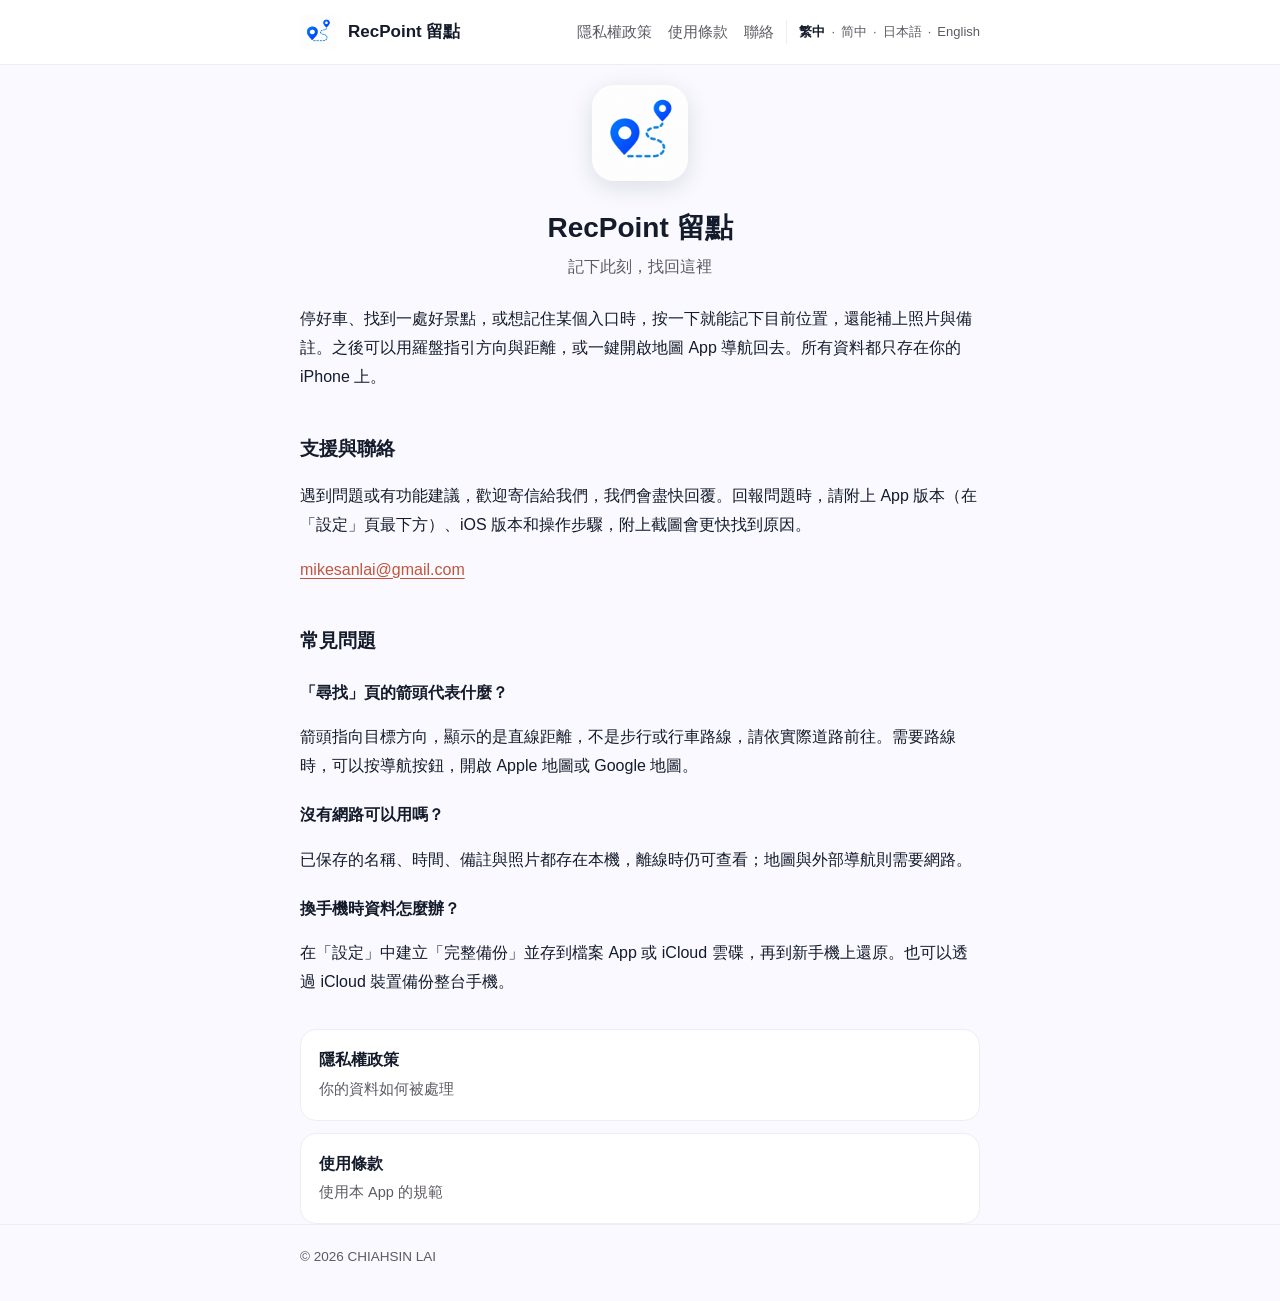
<file: index.html>
<!DOCTYPE html>
<html lang="zh-Hant">
<head>
<meta charset="utf-8">
<meta name="viewport" content="width=device-width, initial-scale=1">
<title>RecPoint 留點</title>
<meta name="description" content="RecPoint 留點｜位置記事本：記下此刻，找回這裡。">
<link rel="icon" href="icon.png">
<link rel="stylesheet" href="style.css">
<link rel="alternate" hreflang="zh-Hant" href="https://mikellai.github.io/recpoint-legal/">
<link rel="alternate" hreflang="zh-Hans" href="https://mikellai.github.io/recpoint-legal/zh-hans/">
<link rel="alternate" hreflang="ja" href="https://mikellai.github.io/recpoint-legal/ja/">
<link rel="alternate" hreflang="en" href="https://mikellai.github.io/recpoint-legal/en/">
<link rel="alternate" hreflang="x-default" href="https://mikellai.github.io/recpoint-legal/en/">
</head>
<body>
<header class="site">
  <div class="wrap">
    <img src="icon.png" alt="">
    <a class="brand" href="./">RecPoint <span>留點</span></a>
    <nav>
      <a href="privacy.html">隱私權政策</a>
      <a href="terms.html">使用條款</a>
      <a href="#support">聯絡</a>
    </nav>
    <nav class="lang-switch" aria-label="語言">
      <a href="./" hreflang="zh-Hant" lang="zh-Hant" class="lang-current" aria-current="true">繁中</a>
      <a href="zh-hans/" hreflang="zh-Hans" lang="zh-Hans">简中</a>
      <a href="ja/" hreflang="ja" lang="ja">日本語</a>
      <a href="en/" hreflang="en" lang="en">English</a>
    </nav>
  </div>
</header>

<main class="wrap">
  <section class="hero">
    <img src="icon.png" alt="RecPoint 圖示">
    <h1>RecPoint 留點</h1>
    <p class="tagline">記下此刻，找回這裡</p>
  </section>

  <p>停好車、找到一處好景點，或想記住某個入口時，按一下就能記下目前位置，還能補上照片與備註。之後可以用羅盤指引方向與距離，或一鍵開啟地圖 App 導航回去。所有資料都只存在你的 iPhone 上。</p>

  <h2 id="support">支援與聯絡</h2>
  <p>遇到問題或有功能建議，歡迎寄信給我們，我們會盡快回覆。回報問題時，請附上 App 版本（在「設定」頁最下方）、iOS 版本和操作步驟，附上截圖會更快找到原因。</p>
  <p><a href="mailto:mikesanlai@gmail.com?subject=RecPoint%20%E6%84%8F%E8%A6%8B%E5%9B%9E%E9%A5%8B">mikesanlai@gmail.com</a></p>

  <h2>常見問題</h2>
  <h3>「尋找」頁的箭頭代表什麼？</h3>
  <p>箭頭指向目標方向，顯示的是直線距離，不是步行或行車路線，請依實際道路前往。需要路線時，可以按導航按鈕，開啟 Apple 地圖或 Google 地圖。</p>
  <h3>沒有網路可以用嗎？</h3>
  <p>已保存的名稱、時間、備註與照片都存在本機，離線時仍可查看；地圖與外部導航則需要網路。</p>
  <h3>換手機時資料怎麼辦？</h3>
  <p>在「設定」中建立「完整備份」並存到檔案 App 或 iCloud 雲碟，再到新手機上還原。也可以透過 iCloud 裝置備份整台手機。</p>

  <div class="cards">
    <a class="card" href="privacy.html"><strong>隱私權政策</strong><span>你的資料如何被處理</span></a>
    <a class="card" href="terms.html"><strong>使用條款</strong><span>使用本 App 的規範</span></a>
  </div>
</main>

<footer>
  <div class="wrap">© 2026 CHIAHSIN LAI</div>
</footer>
</body>
</html>
</file>
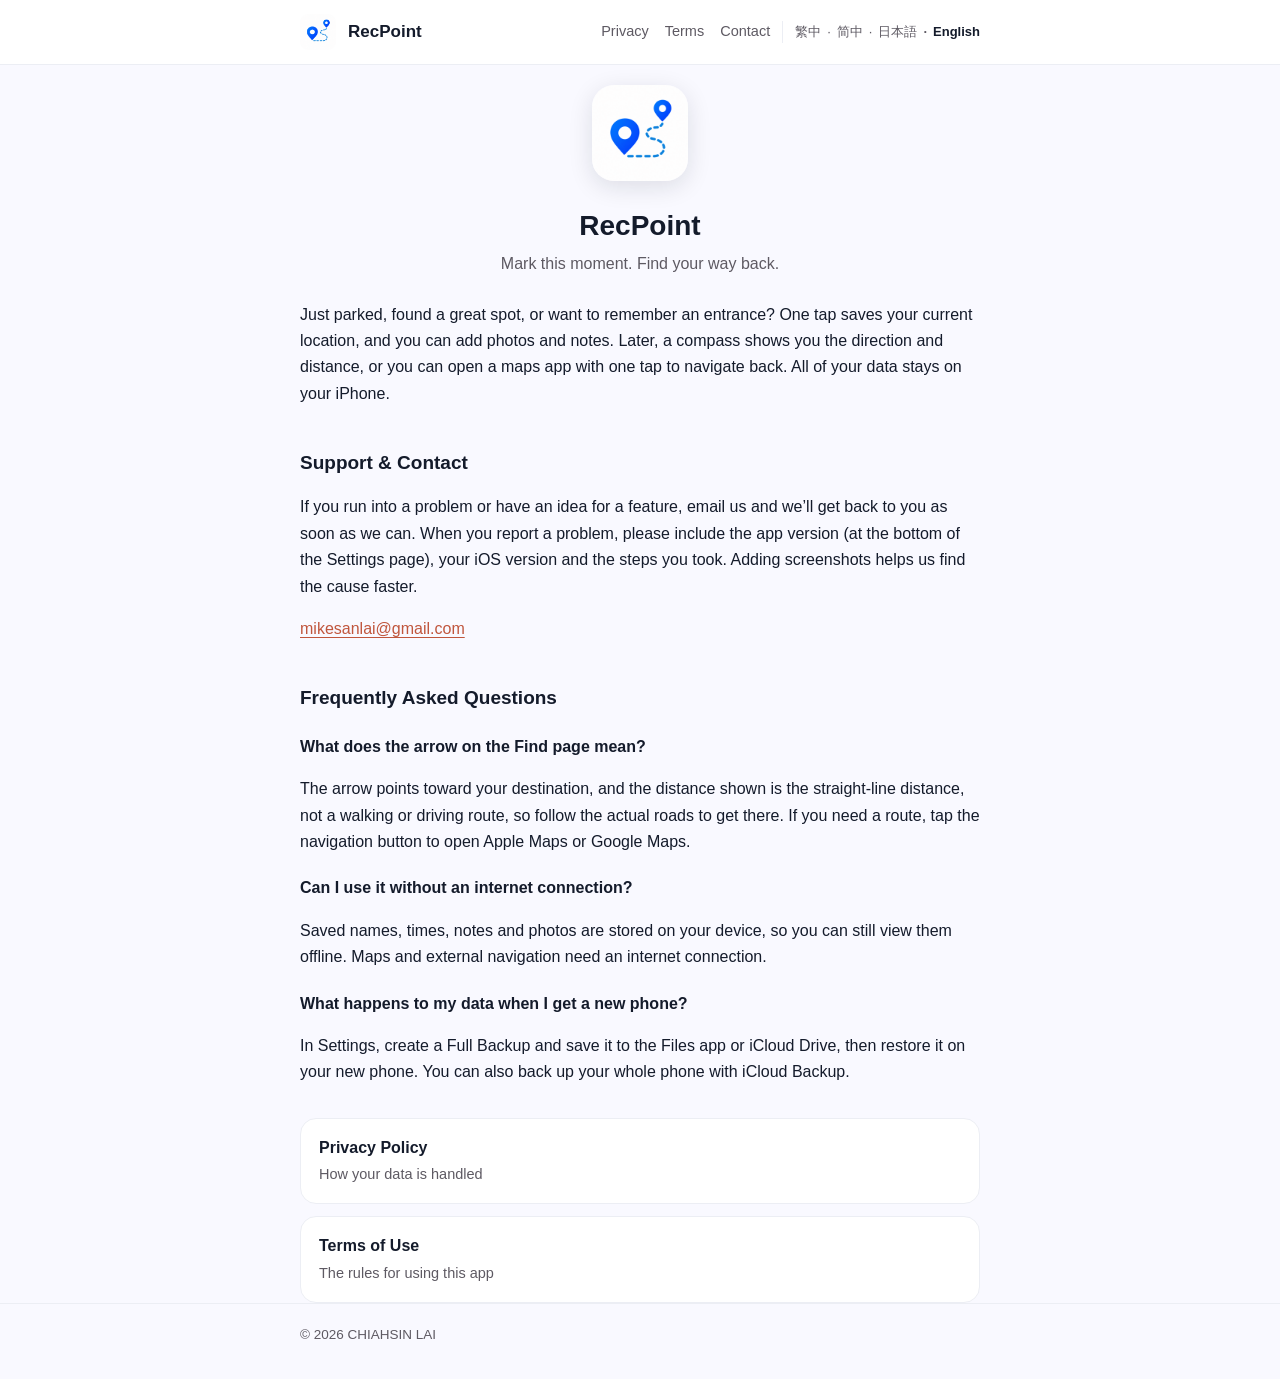
<file: en/index.html>
<!DOCTYPE html>
<html lang="en">
<head>
<meta charset="utf-8">
<meta name="viewport" content="width=device-width, initial-scale=1">
<title>RecPoint</title>
<meta name="description" content="RecPoint, your location notebook: mark this moment, find your way back.">
<link rel="icon" href="../icon.png">
<link rel="stylesheet" href="../style.css">
<link rel="alternate" hreflang="zh-Hant" href="https://mikellai.github.io/recpoint-legal/">
<link rel="alternate" hreflang="zh-Hans" href="https://mikellai.github.io/recpoint-legal/zh-hans/">
<link rel="alternate" hreflang="ja" href="https://mikellai.github.io/recpoint-legal/ja/">
<link rel="alternate" hreflang="en" href="https://mikellai.github.io/recpoint-legal/en/">
<link rel="alternate" hreflang="x-default" href="https://mikellai.github.io/recpoint-legal/en/">
</head>
<body>
<header class="site">
  <div class="wrap">
    <img src="../icon.png" alt="">
    <a class="brand" href="./">RecPoint</a>
    <nav>
      <a href="privacy.html">Privacy</a>
      <a href="terms.html">Terms</a>
      <a href="#support">Contact</a>
    </nav>
    <nav class="lang-switch" aria-label="Language">
      <a href="../" hreflang="zh-Hant" lang="zh-Hant">繁中</a>
      <a href="../zh-hans/" hreflang="zh-Hans" lang="zh-Hans">简中</a>
      <a href="../ja/" hreflang="ja" lang="ja">日本語</a>
      <a href="./" hreflang="en" lang="en" class="lang-current" aria-current="true">English</a>
    </nav>
  </div>
</header>

<main class="wrap">
  <section class="hero">
    <img src="../icon.png" alt="RecPoint icon">
    <h1>RecPoint</h1>
    <p class="tagline">Mark this moment. Find your way back.</p>
  </section>

  <p>Just parked, found a great spot, or want to remember an entrance? One tap saves your current location, and you can add photos and notes. Later, a compass shows you the direction and distance, or you can open a maps app with one tap to navigate back. All of your data stays on your iPhone.</p>

  <h2 id="support">Support &amp; Contact</h2>
  <p>If you run into a problem or have an idea for a feature, email us and we’ll get back to you as soon as we can. When you report a problem, please include the app version (at the bottom of the Settings page), your iOS version and the steps you took. Adding screenshots helps us find the cause faster.</p>
  <p><a href="mailto:mikesanlai@gmail.com?subject=RecPoint%20Feedback">mikesanlai@gmail.com</a></p>

  <h2>Frequently Asked Questions</h2>
  <h3>What does the arrow on the Find page mean?</h3>
  <p>The arrow points toward your destination, and the distance shown is the straight-line distance, not a walking or driving route, so follow the actual roads to get there. If you need a route, tap the navigation button to open Apple Maps or Google Maps.</p>
  <h3>Can I use it without an internet connection?</h3>
  <p>Saved names, times, notes and photos are stored on your device, so you can still view them offline. Maps and external navigation need an internet connection.</p>
  <h3>What happens to my data when I get a new phone?</h3>
  <p>In Settings, create a Full Backup and save it to the Files app or iCloud Drive, then restore it on your new phone. You can also back up your whole phone with iCloud Backup.</p>

  <div class="cards">
    <a class="card" href="privacy.html"><strong>Privacy Policy</strong><span>How your data is handled</span></a>
    <a class="card" href="terms.html"><strong>Terms of Use</strong><span>The rules for using this app</span></a>
  </div>
</main>

<footer>
  <div class="wrap">© 2026 CHIAHSIN LAI</div>
</footer>
</body>
</html>
</file>
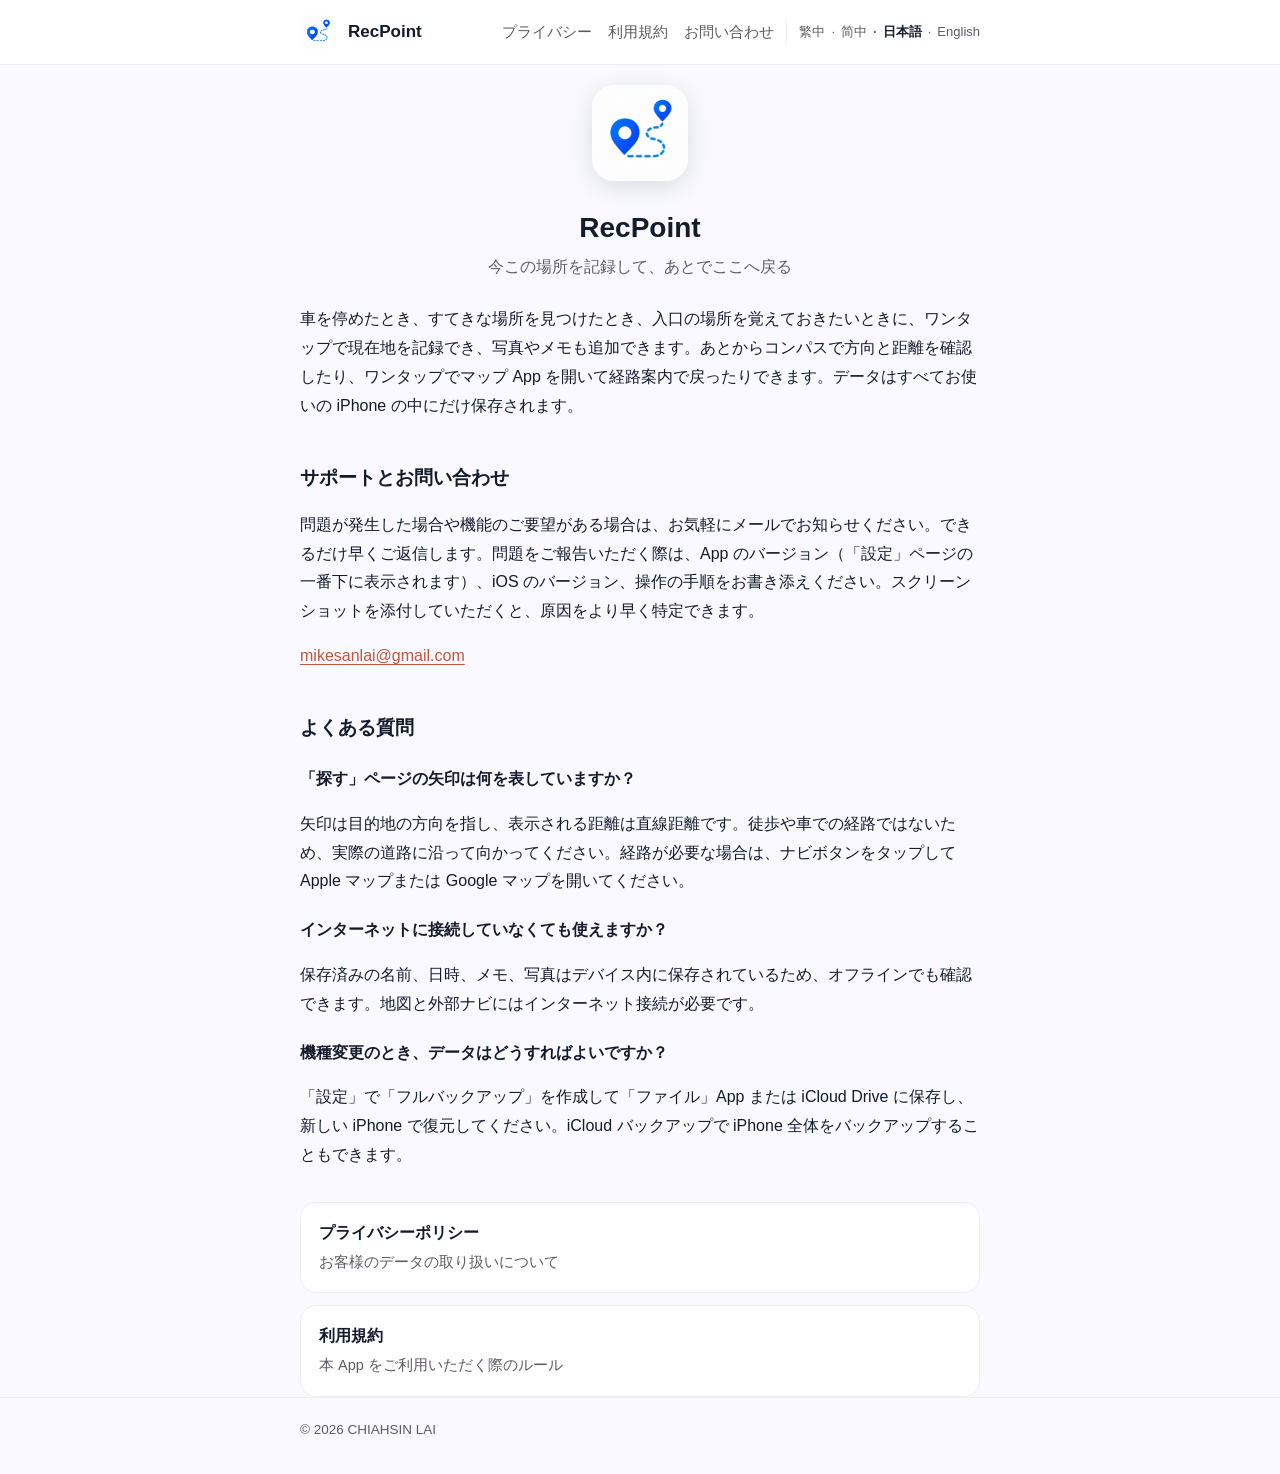
<file: ja/index.html>
<!DOCTYPE html>
<html lang="ja">
<head>
<meta charset="utf-8">
<meta name="viewport" content="width=device-width, initial-scale=1">
<title>RecPoint</title>
<meta name="description" content="RecPoint｜位置のメモ帳：今この場所を記録して、あとでここへ戻る。">
<link rel="icon" href="../icon.png">
<link rel="stylesheet" href="../style.css">
<link rel="alternate" hreflang="zh-Hant" href="https://mikellai.github.io/recpoint-legal/">
<link rel="alternate" hreflang="zh-Hans" href="https://mikellai.github.io/recpoint-legal/zh-hans/">
<link rel="alternate" hreflang="ja" href="https://mikellai.github.io/recpoint-legal/ja/">
<link rel="alternate" hreflang="en" href="https://mikellai.github.io/recpoint-legal/en/">
<link rel="alternate" hreflang="x-default" href="https://mikellai.github.io/recpoint-legal/en/">
</head>
<body>
<header class="site">
  <div class="wrap">
    <img src="../icon.png" alt="">
    <a class="brand" href="./">RecPoint</a>
    <nav>
      <a href="privacy.html">プライバシー</a>
      <a href="terms.html">利用規約</a>
      <a href="#support">お問い合わせ</a>
    </nav>
    <nav class="lang-switch" aria-label="言語">
      <a href="../" hreflang="zh-Hant" lang="zh-Hant">繁中</a>
      <a href="../zh-hans/" hreflang="zh-Hans" lang="zh-Hans">简中</a>
      <a href="./" hreflang="ja" lang="ja" class="lang-current" aria-current="true">日本語</a>
      <a href="../en/" hreflang="en" lang="en">English</a>
    </nav>
  </div>
</header>

<main class="wrap">
  <section class="hero">
    <img src="../icon.png" alt="RecPoint のアイコン">
    <h1>RecPoint</h1>
    <p class="tagline">今この場所を記録して、あとでここへ戻る</p>
  </section>

  <p>車を停めたとき、すてきな場所を見つけたとき、入口の場所を覚えておきたいときに、ワンタップで現在地を記録でき、写真やメモも追加できます。あとからコンパスで方向と距離を確認したり、ワンタップでマップ App を開いて経路案内で戻ったりできます。データはすべてお使いの iPhone の中にだけ保存されます。</p>

  <h2 id="support">サポートとお問い合わせ</h2>
  <p>問題が発生した場合や機能のご要望がある場合は、お気軽にメールでお知らせください。できるだけ早くご返信します。問題をご報告いただく際は、App のバージョン（「設定」ページの一番下に表示されます）、iOS のバージョン、操作の手順をお書き添えください。スクリーンショットを添付していただくと、原因をより早く特定できます。</p>
  <p><a href="mailto:mikesanlai@gmail.com?subject=RecPoint%20%E3%83%95%E3%82%A3%E3%83%BC%E3%83%89%E3%83%90%E3%83%83%E3%82%AF">mikesanlai@gmail.com</a></p>

  <h2>よくある質問</h2>
  <h3>「探す」ページの矢印は何を表していますか？</h3>
  <p>矢印は目的地の方向を指し、表示される距離は直線距離です。徒歩や車での経路ではないため、実際の道路に沿って向かってください。経路が必要な場合は、ナビボタンをタップして Apple マップまたは Google マップを開いてください。</p>
  <h3>インターネットに接続していなくても使えますか？</h3>
  <p>保存済みの名前、日時、メモ、写真はデバイス内に保存されているため、オフラインでも確認できます。地図と外部ナビにはインターネット接続が必要です。</p>
  <h3>機種変更のとき、データはどうすればよいですか？</h3>
  <p>「設定」で「フルバックアップ」を作成して「ファイル」App または iCloud Drive に保存し、新しい iPhone で復元してください。iCloud バックアップで iPhone 全体をバックアップすることもできます。</p>

  <div class="cards">
    <a class="card" href="privacy.html"><strong>プライバシーポリシー</strong><span>お客様のデータの取り扱いについて</span></a>
    <a class="card" href="terms.html"><strong>利用規約</strong><span>本 App をご利用いただく際のルール</span></a>
  </div>
</main>

<footer>
  <div class="wrap">© 2026 CHIAHSIN LAI</div>
</footer>
</body>
</html>
</file>
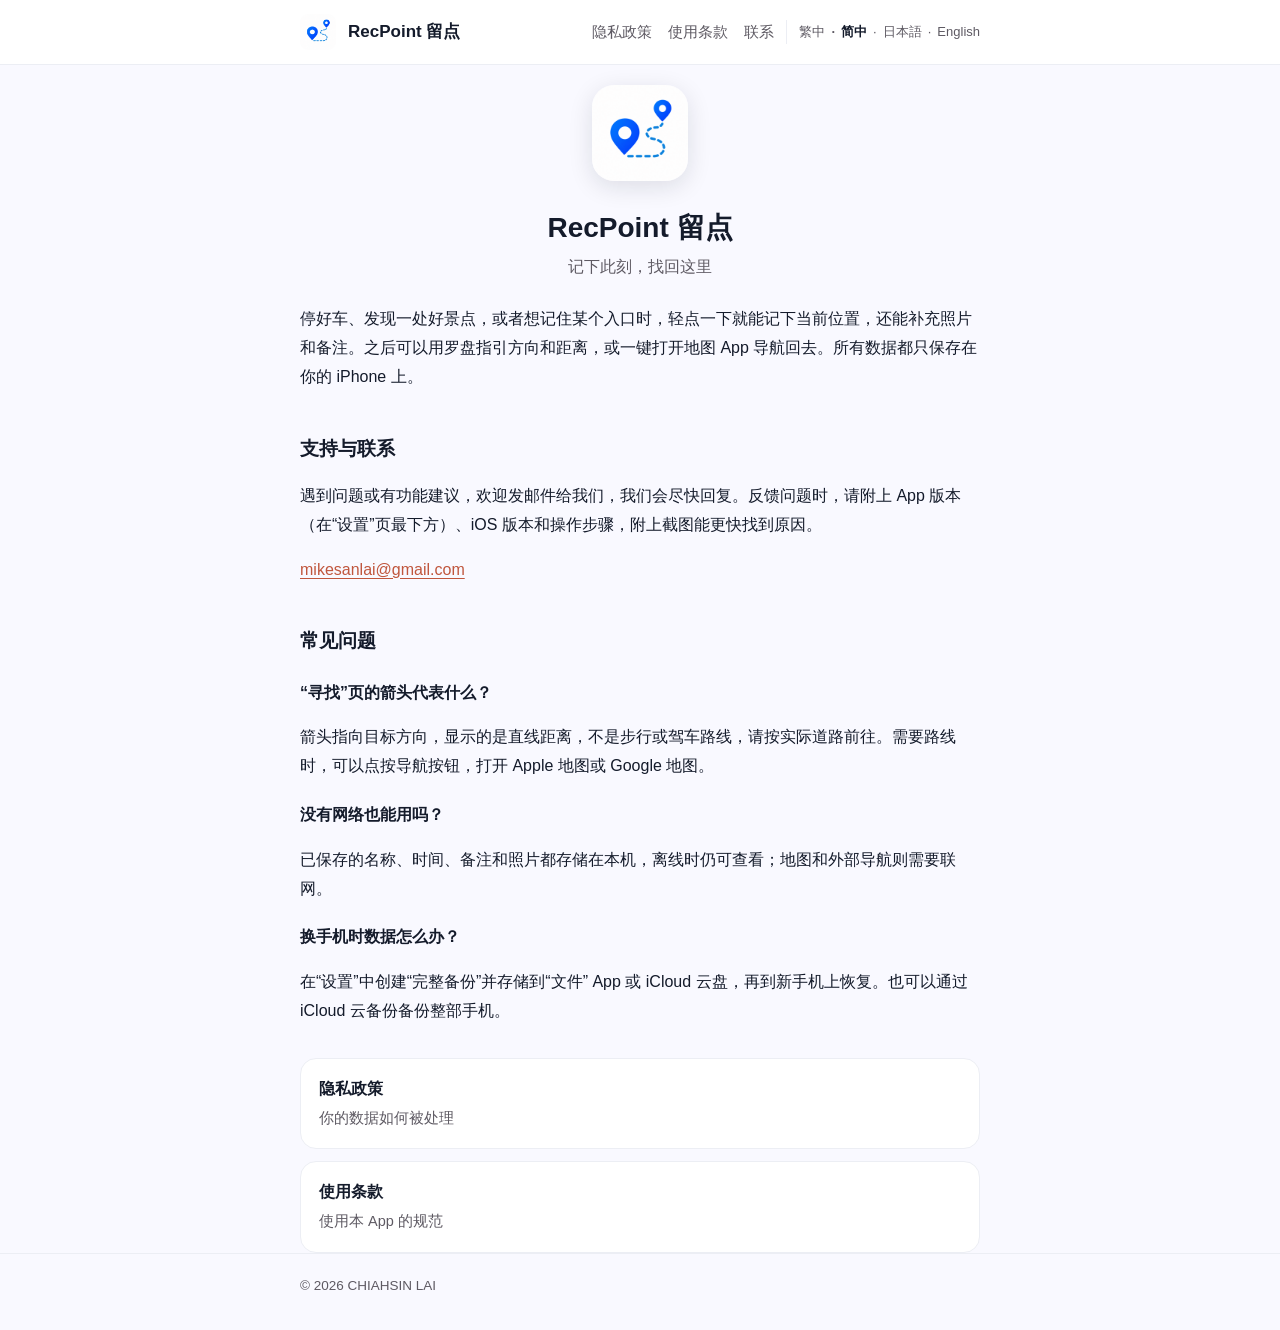
<file: zh-hans/index.html>
<!DOCTYPE html>
<html lang="zh-Hans">
<head>
<meta charset="utf-8">
<meta name="viewport" content="width=device-width, initial-scale=1">
<title>RecPoint 留点</title>
<meta name="description" content="RecPoint 留点｜位置记事本：记下此刻，找回这里。">
<link rel="icon" href="../icon.png">
<link rel="stylesheet" href="../style.css">
<link rel="alternate" hreflang="zh-Hant" href="https://mikellai.github.io/recpoint-legal/">
<link rel="alternate" hreflang="zh-Hans" href="https://mikellai.github.io/recpoint-legal/zh-hans/">
<link rel="alternate" hreflang="ja" href="https://mikellai.github.io/recpoint-legal/ja/">
<link rel="alternate" hreflang="en" href="https://mikellai.github.io/recpoint-legal/en/">
<link rel="alternate" hreflang="x-default" href="https://mikellai.github.io/recpoint-legal/en/">
</head>
<body>
<header class="site">
  <div class="wrap">
    <img src="../icon.png" alt="">
    <a class="brand" href="./">RecPoint <span>留点</span></a>
    <nav>
      <a href="privacy.html">隐私政策</a>
      <a href="terms.html">使用条款</a>
      <a href="#support">联系</a>
    </nav>
    <nav class="lang-switch" aria-label="语言">
      <a href="../" hreflang="zh-Hant" lang="zh-Hant">繁中</a>
      <a href="./" hreflang="zh-Hans" lang="zh-Hans" class="lang-current" aria-current="true">简中</a>
      <a href="../ja/" hreflang="ja" lang="ja">日本語</a>
      <a href="../en/" hreflang="en" lang="en">English</a>
    </nav>
  </div>
</header>

<main class="wrap">
  <section class="hero">
    <img src="../icon.png" alt="RecPoint 图标">
    <h1>RecPoint 留点</h1>
    <p class="tagline">记下此刻，找回这里</p>
  </section>

  <p>停好车、发现一处好景点，或者想记住某个入口时，轻点一下就能记下当前位置，还能补充照片和备注。之后可以用罗盘指引方向和距离，或一键打开地图 App 导航回去。所有数据都只保存在你的 iPhone 上。</p>

  <h2 id="support">支持与联系</h2>
  <p>遇到问题或有功能建议，欢迎发邮件给我们，我们会尽快回复。反馈问题时，请附上 App 版本（在“设置”页最下方）、iOS 版本和操作步骤，附上截图能更快找到原因。</p>
  <p><a href="mailto:mikesanlai@gmail.com?subject=RecPoint%20%E6%84%8F%E8%A7%81%E5%8F%8D%E9%A6%88">mikesanlai@gmail.com</a></p>

  <h2>常见问题</h2>
  <h3>“寻找”页的箭头代表什么？</h3>
  <p>箭头指向目标方向，显示的是直线距离，不是步行或驾车路线，请按实际道路前往。需要路线时，可以点按导航按钮，打开 Apple 地图或 Google 地图。</p>
  <h3>没有网络也能用吗？</h3>
  <p>已保存的名称、时间、备注和照片都存储在本机，离线时仍可查看；地图和外部导航则需要联网。</p>
  <h3>换手机时数据怎么办？</h3>
  <p>在“设置”中创建“完整备份”并存储到“文件” App 或 iCloud 云盘，再到新手机上恢复。也可以通过 iCloud 云备份备份整部手机。</p>

  <div class="cards">
    <a class="card" href="privacy.html"><strong>隐私政策</strong><span>你的数据如何被处理</span></a>
    <a class="card" href="terms.html"><strong>使用条款</strong><span>使用本 App 的规范</span></a>
  </div>
</main>

<footer>
  <div class="wrap">© 2026 CHIAHSIN LAI</div>
</footer>
</body>
</html>
</file>
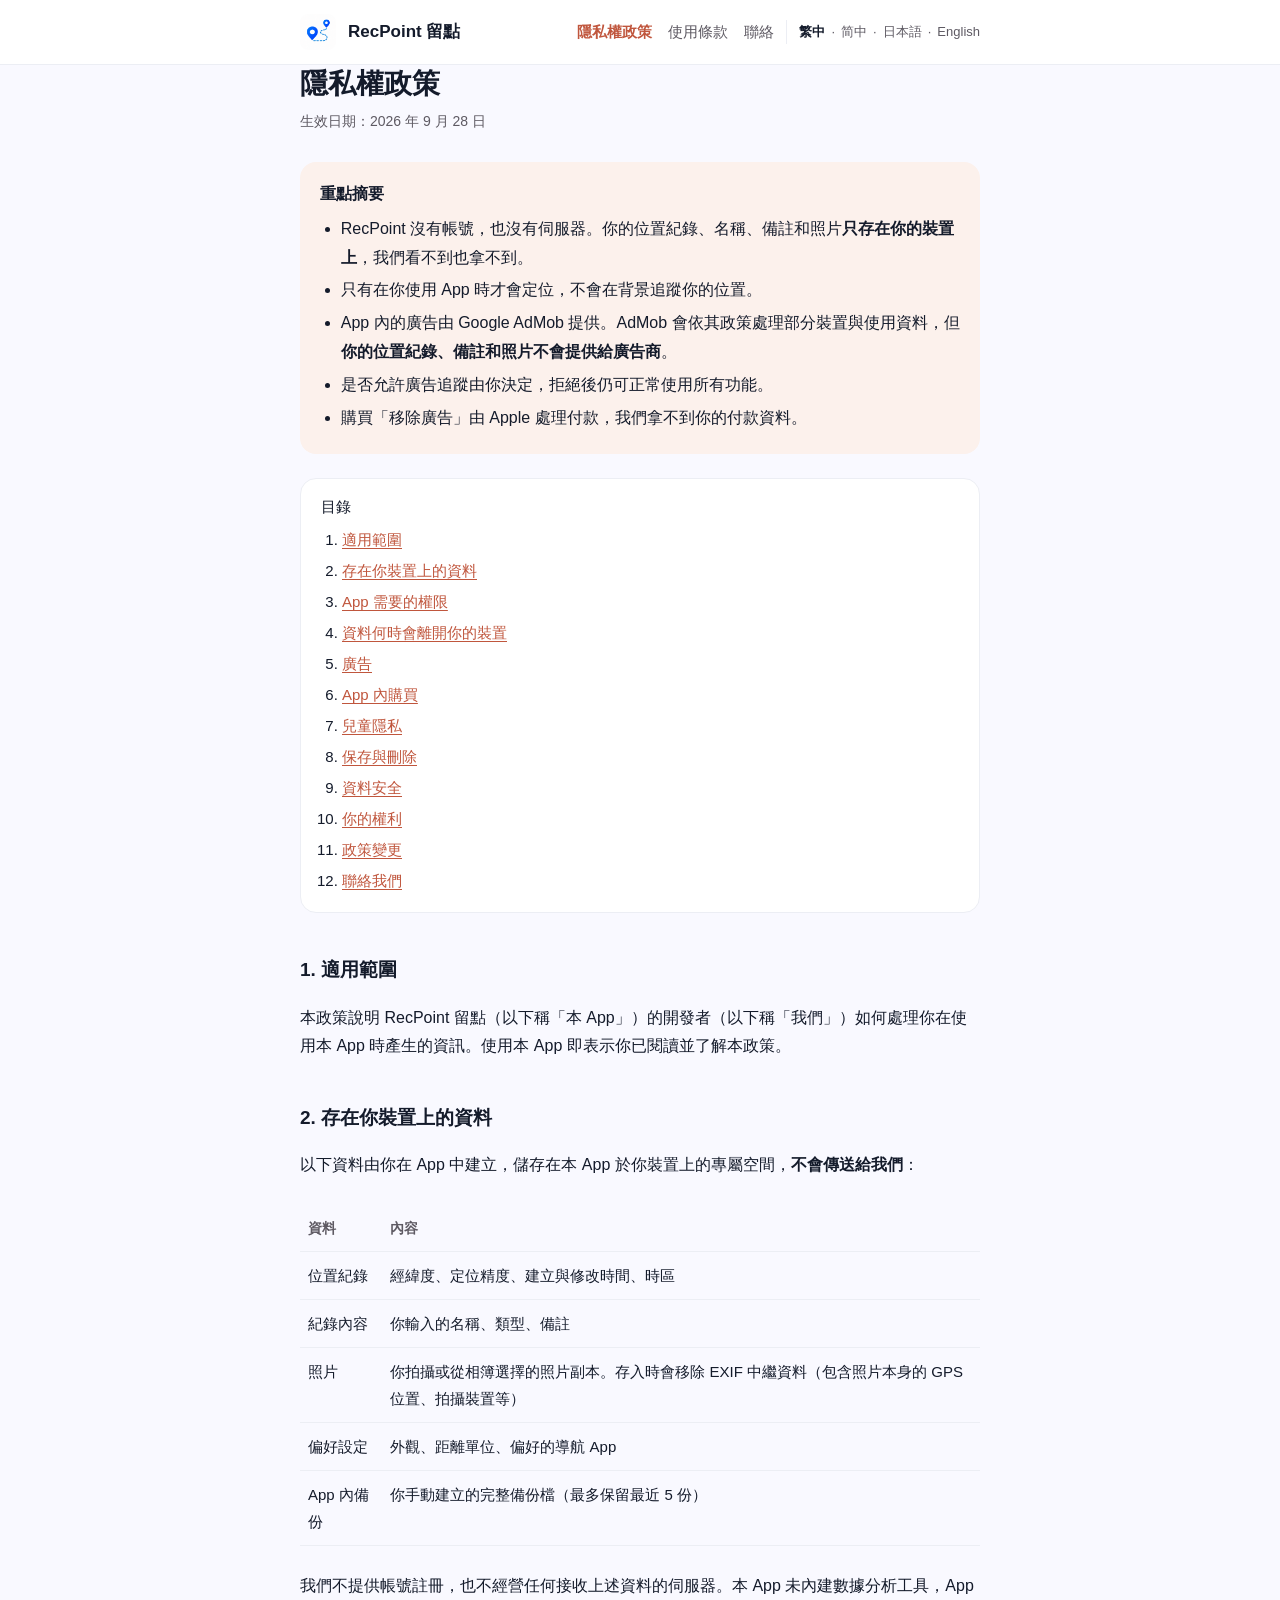
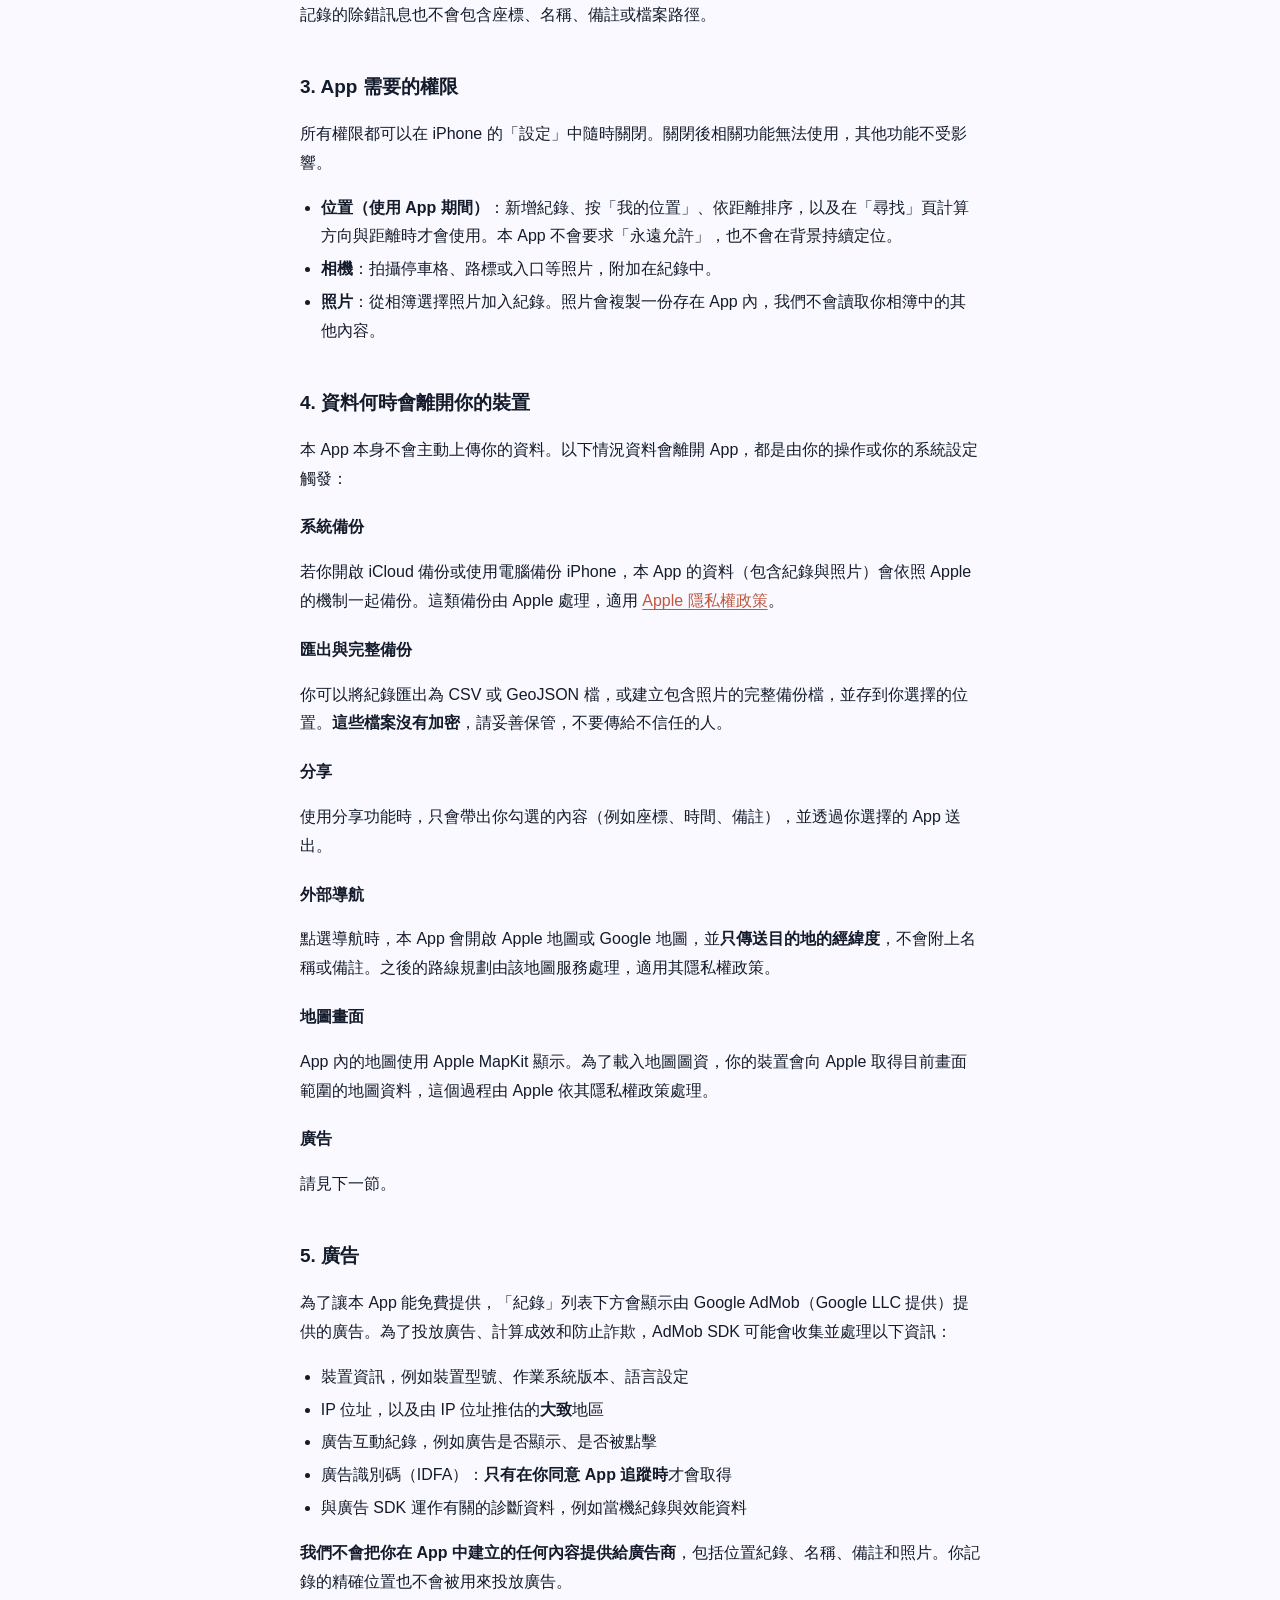
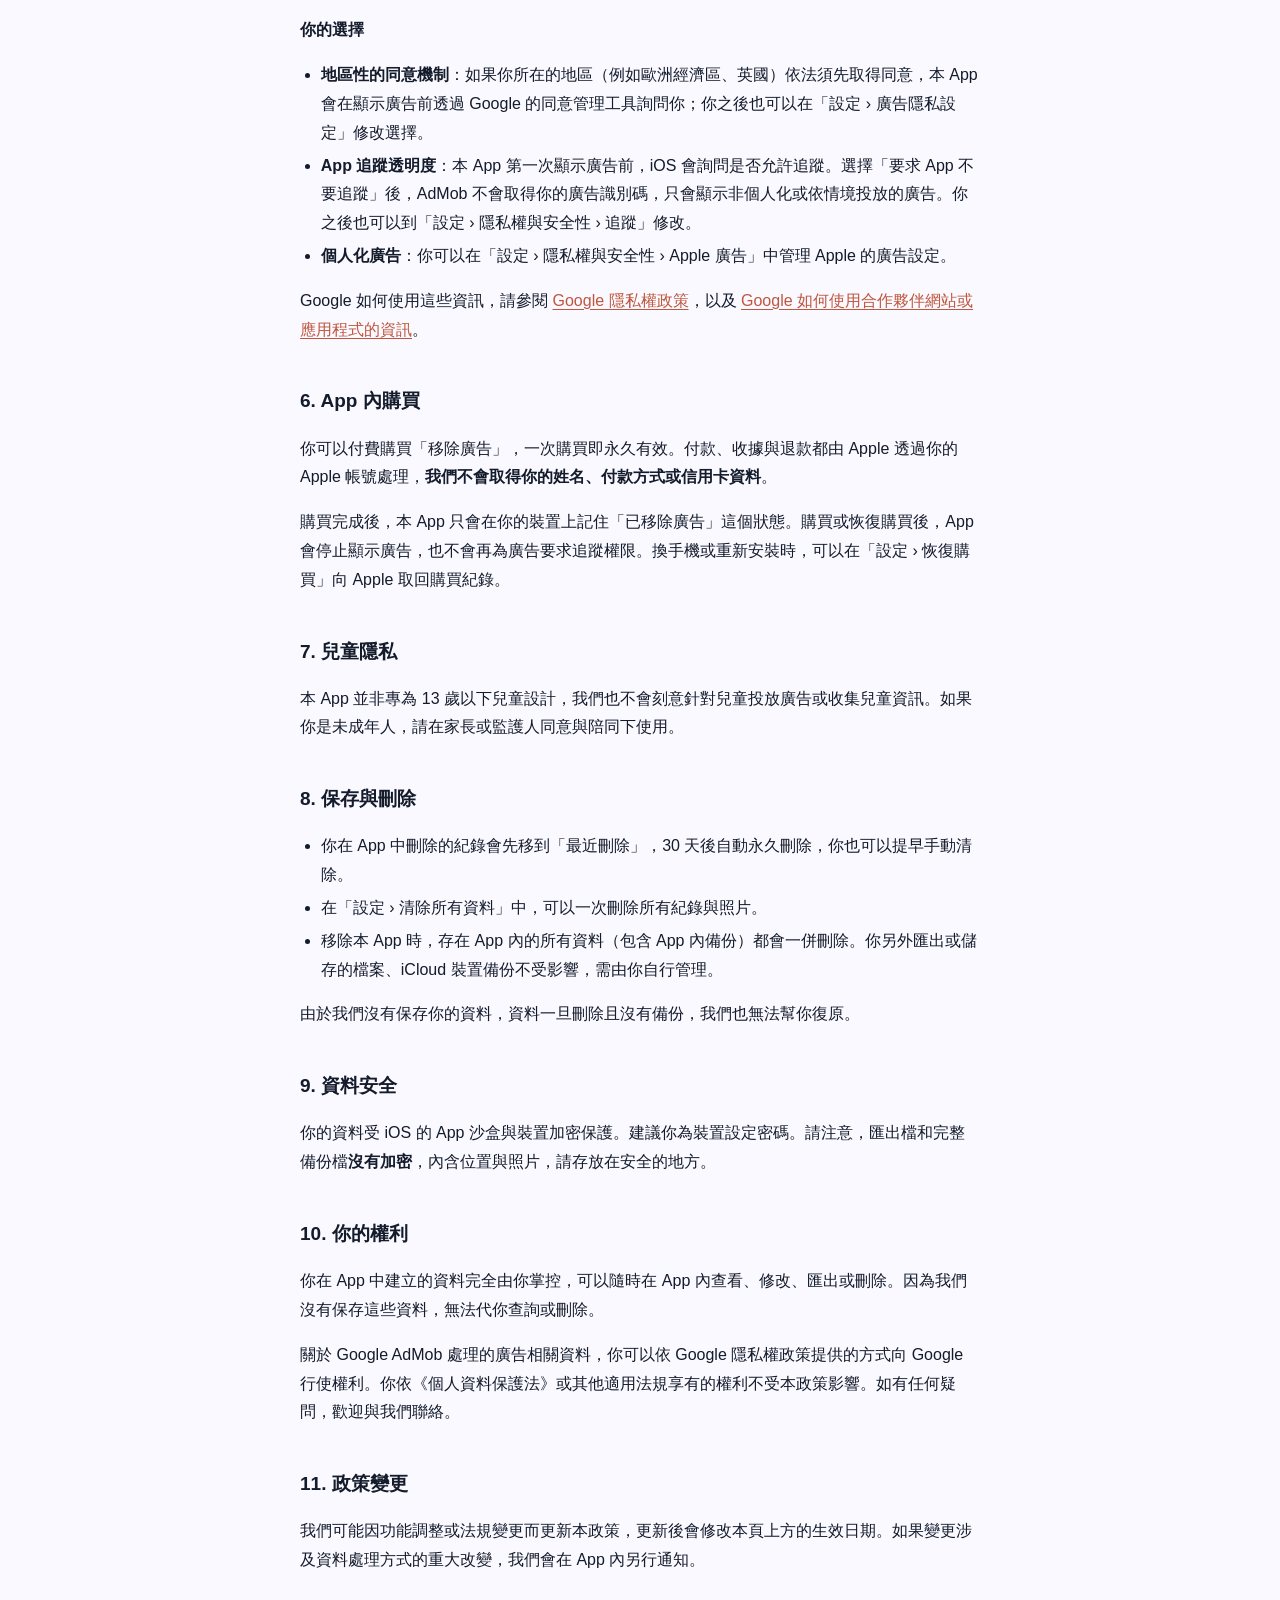
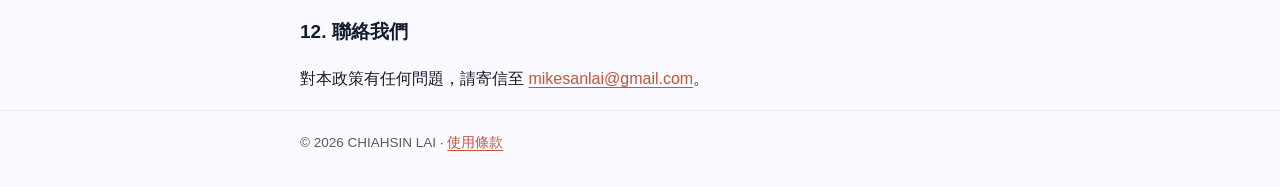
<file: privacy.html>
<!DOCTYPE html>
<html lang="zh-Hant">
<head>
<meta charset="utf-8">
<meta name="viewport" content="width=device-width, initial-scale=1">
<title>隱私權政策｜RecPoint 留點</title>
<meta name="description" content="RecPoint 留點的隱私權政策：你的位置紀錄與照片只存在你的裝置上。">
<link rel="icon" href="icon.png">
<link rel="stylesheet" href="style.css">
<link rel="alternate" hreflang="zh-Hant" href="https://mikellai.github.io/recpoint-legal/privacy.html">
<link rel="alternate" hreflang="zh-Hans" href="https://mikellai.github.io/recpoint-legal/zh-hans/privacy.html">
<link rel="alternate" hreflang="ja" href="https://mikellai.github.io/recpoint-legal/ja/privacy.html">
<link rel="alternate" hreflang="en" href="https://mikellai.github.io/recpoint-legal/en/privacy.html">
<link rel="alternate" hreflang="x-default" href="https://mikellai.github.io/recpoint-legal/en/privacy.html">
</head>
<body>
<header class="site">
  <div class="wrap">
    <img src="icon.png" alt="">
    <a class="brand" href="./">RecPoint <span>留點</span></a>
    <nav>
      <a href="privacy.html" aria-current="page">隱私權政策</a>
      <a href="terms.html">使用條款</a>
      <a href="./#support">聯絡</a>
    </nav>
    <nav class="lang-switch" aria-label="語言">
      <a href="privacy.html" hreflang="zh-Hant" lang="zh-Hant" class="lang-current" aria-current="true">繁中</a>
      <a href="zh-hans/privacy.html" hreflang="zh-Hans" lang="zh-Hans">简中</a>
      <a href="ja/privacy.html" hreflang="ja" lang="ja">日本語</a>
      <a href="en/privacy.html" hreflang="en" lang="en">English</a>
    </nav>
  </div>
</header>

<main class="wrap">
  <h1>隱私權政策</h1>
  <p class="meta">生效日期：2026 年 9 月 28 日</p>

  <div class="summary">
    <p>重點摘要</p>
    <ul>
      <li>RecPoint 沒有帳號，也沒有伺服器。你的位置紀錄、名稱、備註和照片<strong>只存在你的裝置上</strong>，我們看不到也拿不到。</li>
      <li>只有在你使用 App 時才會定位，不會在背景追蹤你的位置。</li>
      <li>App 內的廣告由 Google AdMob 提供。AdMob 會依其政策處理部分裝置與使用資料，但<strong>你的位置紀錄、備註和照片不會提供給廣告商</strong>。</li>
      <li>是否允許廣告追蹤由你決定，拒絕後仍可正常使用所有功能。</li>
      <li>購買「移除廣告」由 Apple 處理付款，我們拿不到你的付款資料。</li>
    </ul>
  </div>

  <nav class="toc" aria-label="目錄">
    目錄
    <ol>
      <li><a href="#scope">適用範圍</a></li>
      <li><a href="#on-device">存在你裝置上的資料</a></li>
      <li><a href="#permissions">App 需要的權限</a></li>
      <li><a href="#leaves-device">資料何時會離開你的裝置</a></li>
      <li><a href="#ads">廣告</a></li>
      <li><a href="#purchases">App 內購買</a></li>
      <li><a href="#children">兒童隱私</a></li>
      <li><a href="#retention">保存與刪除</a></li>
      <li><a href="#security">資料安全</a></li>
      <li><a href="#rights">你的權利</a></li>
      <li><a href="#changes">政策變更</a></li>
      <li><a href="#contact">聯絡我們</a></li>
    </ol>
  </nav>

  <h2 id="scope">1. 適用範圍</h2>
  <p>本政策說明 RecPoint 留點（以下稱「本 App」）的開發者（以下稱「我們」）如何處理你在使用本 App 時產生的資訊。使用本 App 即表示你已閱讀並了解本政策。</p>

  <h2 id="on-device">2. 存在你裝置上的資料</h2>
  <p>以下資料由你在 App 中建立，儲存在本 App 於你裝置上的專屬空間，<strong>不會傳送給我們</strong>：</p>
  <div class="table-scroll">
  <table>
    <thead><tr><th>資料</th><th>內容</th></tr></thead>
    <tbody>
      <tr><td>位置紀錄</td><td>經緯度、定位精度、建立與修改時間、時區</td></tr>
      <tr><td>紀錄內容</td><td>你輸入的名稱、類型、備註</td></tr>
      <tr><td>照片</td><td>你拍攝或從相簿選擇的照片副本。存入時會移除 EXIF 中繼資料（包含照片本身的 GPS 位置、拍攝裝置等）</td></tr>
      <tr><td>偏好設定</td><td>外觀、距離單位、偏好的導航 App</td></tr>
      <tr><td>App 內備份</td><td>你手動建立的完整備份檔（最多保留最近 5 份）</td></tr>
    </tbody>
  </table>
  </div>
  <p>我們不提供帳號註冊，也不經營任何接收上述資料的伺服器。本 App 未內建數據分析工具，App 記錄的除錯訊息也不會包含座標、名稱、備註或檔案路徑。</p>

  <h2 id="permissions">3. App 需要的權限</h2>
  <p>所有權限都可以在 iPhone 的「設定」中隨時關閉。關閉後相關功能無法使用，其他功能不受影響。</p>
  <ul>
    <li><strong>位置（使用 App 期間）</strong>：新增紀錄、按「我的位置」、依距離排序，以及在「尋找」頁計算方向與距離時才會使用。本 App 不會要求「永遠允許」，也不會在背景持續定位。</li>
    <li><strong>相機</strong>：拍攝停車格、路標或入口等照片，附加在紀錄中。</li>
    <li><strong>照片</strong>：從相簿選擇照片加入紀錄。照片會複製一份存在 App 內，我們不會讀取你相簿中的其他內容。</li>
  </ul>

  <h2 id="leaves-device">4. 資料何時會離開你的裝置</h2>
  <p>本 App 本身不會主動上傳你的資料。以下情況資料會離開 App，都是由你的操作或你的系統設定觸發：</p>
  <h3>系統備份</h3>
  <p>若你開啟 iCloud 備份或使用電腦備份 iPhone，本 App 的資料（包含紀錄與照片）會依照 Apple 的機制一起備份。這類備份由 Apple 處理，適用 <a href="https://www.apple.com/tw/legal/privacy/" rel="noopener">Apple 隱私權政策</a>。</p>
  <h3>匯出與完整備份</h3>
  <p>你可以將紀錄匯出為 CSV 或 GeoJSON 檔，或建立包含照片的完整備份檔，並存到你選擇的位置。<strong>這些檔案沒有加密</strong>，請妥善保管，不要傳給不信任的人。</p>
  <h3>分享</h3>
  <p>使用分享功能時，只會帶出你勾選的內容（例如座標、時間、備註），並透過你選擇的 App 送出。</p>
  <h3>外部導航</h3>
  <p>點選導航時，本 App 會開啟 Apple 地圖或 Google 地圖，並<strong>只傳送目的地的經緯度</strong>，不會附上名稱或備註。之後的路線規劃由該地圖服務處理，適用其隱私權政策。</p>
  <h3>地圖畫面</h3>
  <p>App 內的地圖使用 Apple MapKit 顯示。為了載入地圖圖資，你的裝置會向 Apple 取得目前畫面範圍的地圖資料，這個過程由 Apple 依其隱私權政策處理。</p>
  <h3>廣告</h3>
  <p>請見下一節。</p>

  <h2 id="ads">5. 廣告</h2>
  <p>為了讓本 App 能免費提供，「紀錄」列表下方會顯示由 Google AdMob（Google LLC 提供）提供的廣告。為了投放廣告、計算成效和防止詐欺，AdMob SDK 可能會收集並處理以下資訊：</p>
  <ul>
    <li>裝置資訊，例如裝置型號、作業系統版本、語言設定</li>
    <li>IP 位址，以及由 IP 位址推估的<strong>大致</strong>地區</li>
    <li>廣告互動紀錄，例如廣告是否顯示、是否被點擊</li>
    <li>廣告識別碼（IDFA）：<strong>只有在你同意 App 追蹤時</strong>才會取得</li>
    <li>與廣告 SDK 運作有關的診斷資料，例如當機紀錄與效能資料</li>
  </ul>
  <p><strong>我們不會把你在 App 中建立的任何內容提供給廣告商</strong>，包括位置紀錄、名稱、備註和照片。你記錄的精確位置也不會被用來投放廣告。</p>
  <h3>你的選擇</h3>
  <ul>
    <li><strong>地區性的同意機制</strong>：如果你所在的地區（例如歐洲經濟區、英國）依法須先取得同意，本 App 會在顯示廣告前透過 Google 的同意管理工具詢問你；你之後也可以在「設定 › 廣告隱私設定」修改選擇。</li>
    <li><strong>App 追蹤透明度</strong>：本 App 第一次顯示廣告前，iOS 會詢問是否允許追蹤。選擇「要求 App 不要追蹤」後，AdMob 不會取得你的廣告識別碼，只會顯示非個人化或依情境投放的廣告。你之後也可以到「設定 › 隱私權與安全性 › 追蹤」修改。</li>
    <li><strong>個人化廣告</strong>：你可以在「設定 › 隱私權與安全性 › Apple 廣告」中管理 Apple 的廣告設定。</li>
  </ul>
  <p>Google 如何使用這些資訊，請參閱 <a href="https://policies.google.com/privacy?hl=zh-TW" rel="noopener">Google 隱私權政策</a>，以及 <a href="https://policies.google.com/technologies/partner-sites?hl=zh-TW" rel="noopener">Google 如何使用合作夥伴網站或應用程式的資訊</a>。</p>

  <h2 id="purchases">6. App 內購買</h2>
  <p>你可以付費購買「移除廣告」，一次購買即永久有效。付款、收據與退款都由 Apple 透過你的 Apple 帳號處理，<strong>我們不會取得你的姓名、付款方式或信用卡資料</strong>。</p>
  <p>購買完成後，本 App 只會在你的裝置上記住「已移除廣告」這個狀態。購買或恢復購買後，App 會停止顯示廣告，也不會再為廣告要求追蹤權限。換手機或重新安裝時，可以在「設定 › 恢復購買」向 Apple 取回購買紀錄。</p>

  <h2 id="children">7. 兒童隱私</h2>
  <p>本 App 並非專為 13 歲以下兒童設計，我們也不會刻意針對兒童投放廣告或收集兒童資訊。如果你是未成年人，請在家長或監護人同意與陪同下使用。</p>

  <h2 id="retention">8. 保存與刪除</h2>
  <ul>
    <li>你在 App 中刪除的紀錄會先移到「最近刪除」，30 天後自動永久刪除，你也可以提早手動清除。</li>
    <li>在「設定 › 清除所有資料」中，可以一次刪除所有紀錄與照片。</li>
    <li>移除本 App 時，存在 App 內的所有資料（包含 App 內備份）都會一併刪除。你另外匯出或儲存的檔案、iCloud 裝置備份不受影響，需由你自行管理。</li>
  </ul>
  <p>由於我們沒有保存你的資料，資料一旦刪除且沒有備份，我們也無法幫你復原。</p>

  <h2 id="security">9. 資料安全</h2>
  <p>你的資料受 iOS 的 App 沙盒與裝置加密保護。建議你為裝置設定密碼。請注意，匯出檔和完整備份檔<strong>沒有加密</strong>，內含位置與照片，請存放在安全的地方。</p>

  <h2 id="rights">10. 你的權利</h2>
  <p>你在 App 中建立的資料完全由你掌控，可以隨時在 App 內查看、修改、匯出或刪除。因為我們沒有保存這些資料，無法代你查詢或刪除。</p>
  <p>關於 Google AdMob 處理的廣告相關資料，你可以依 Google 隱私權政策提供的方式向 Google 行使權利。你依《個人資料保護法》或其他適用法規享有的權利不受本政策影響。如有任何疑問，歡迎與我們聯絡。</p>

  <h2 id="changes">11. 政策變更</h2>
  <p>我們可能因功能調整或法規變更而更新本政策，更新後會修改本頁上方的生效日期。如果變更涉及資料處理方式的重大改變，我們會在 App 內另行通知。</p>

  <h2 id="contact">12. 聯絡我們</h2>
  <p>對本政策有任何問題，請寄信至 <a href="mailto:mikesanlai@gmail.com">mikesanlai@gmail.com</a>。</p>
</main>

<footer>
  <div class="wrap">© 2026 CHIAHSIN LAI · <a href="terms.html">使用條款</a></div>
</footer>
</body>
</html>
</file>
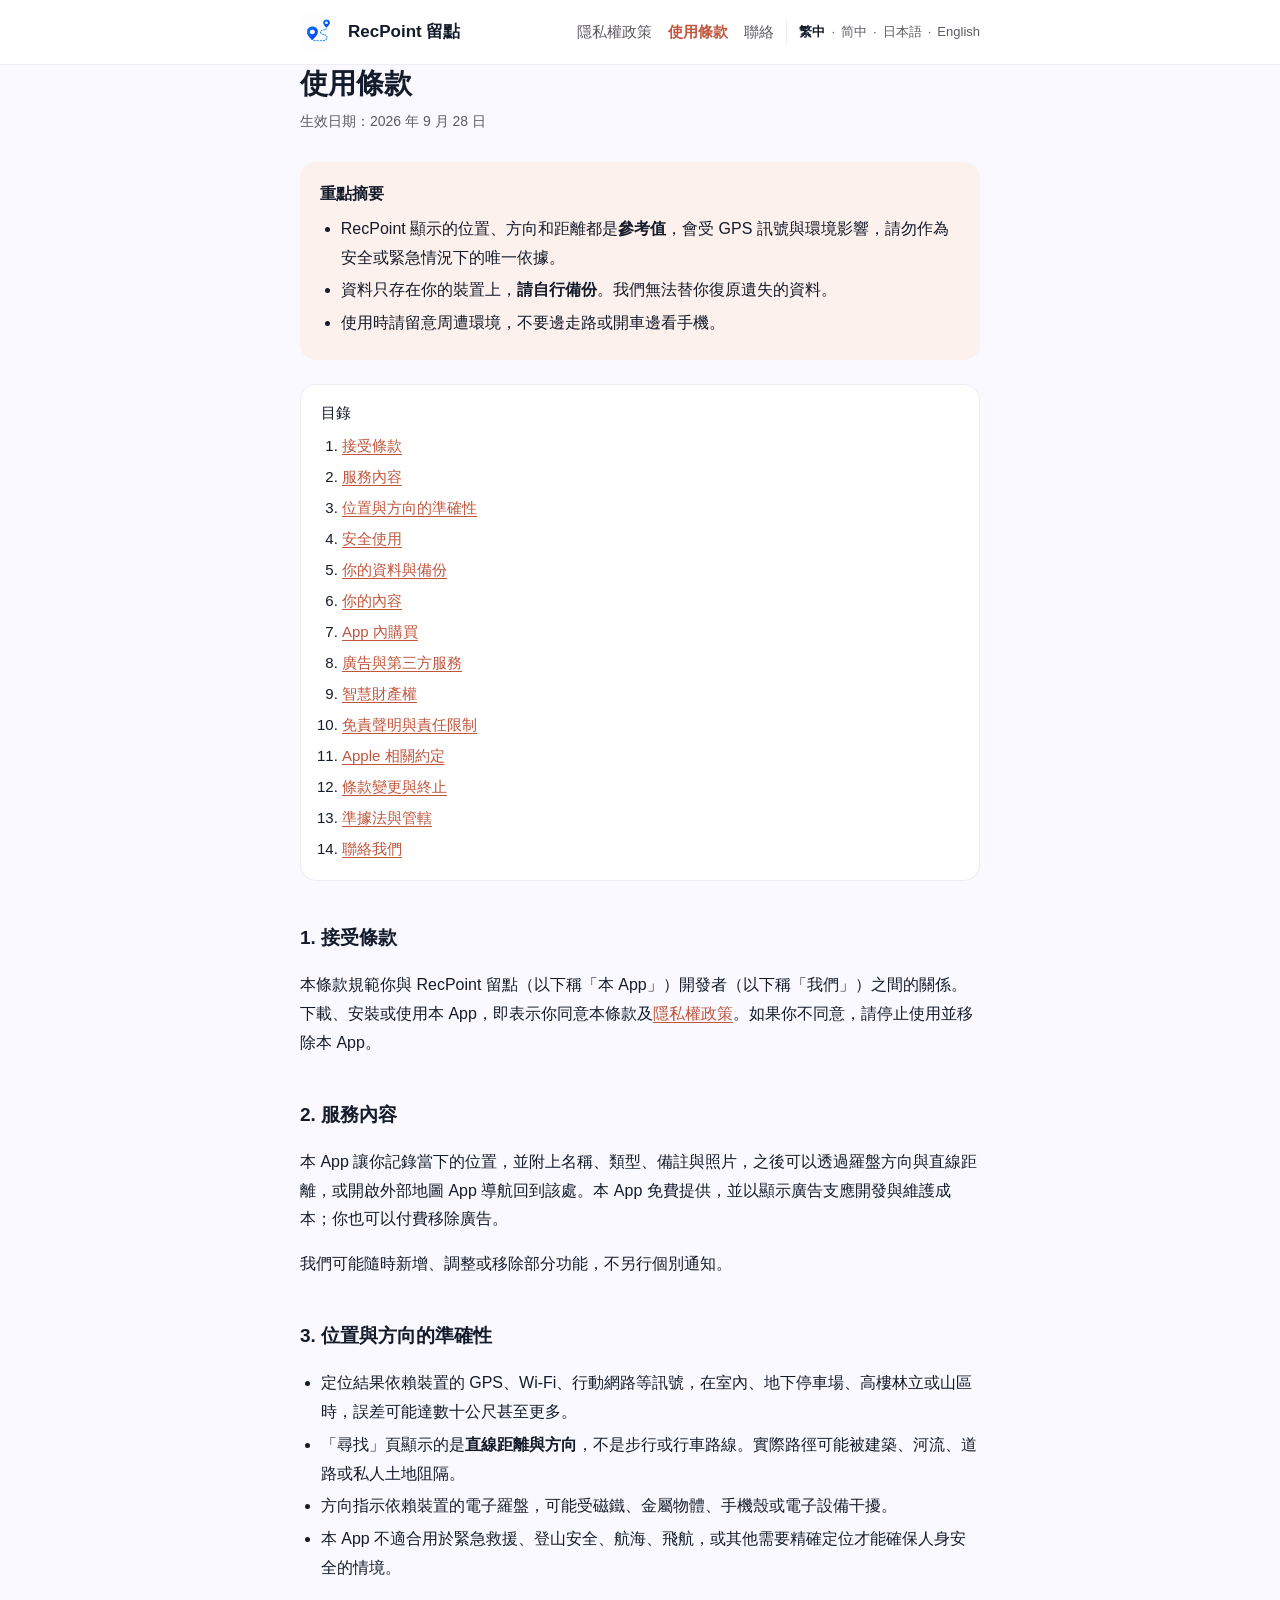
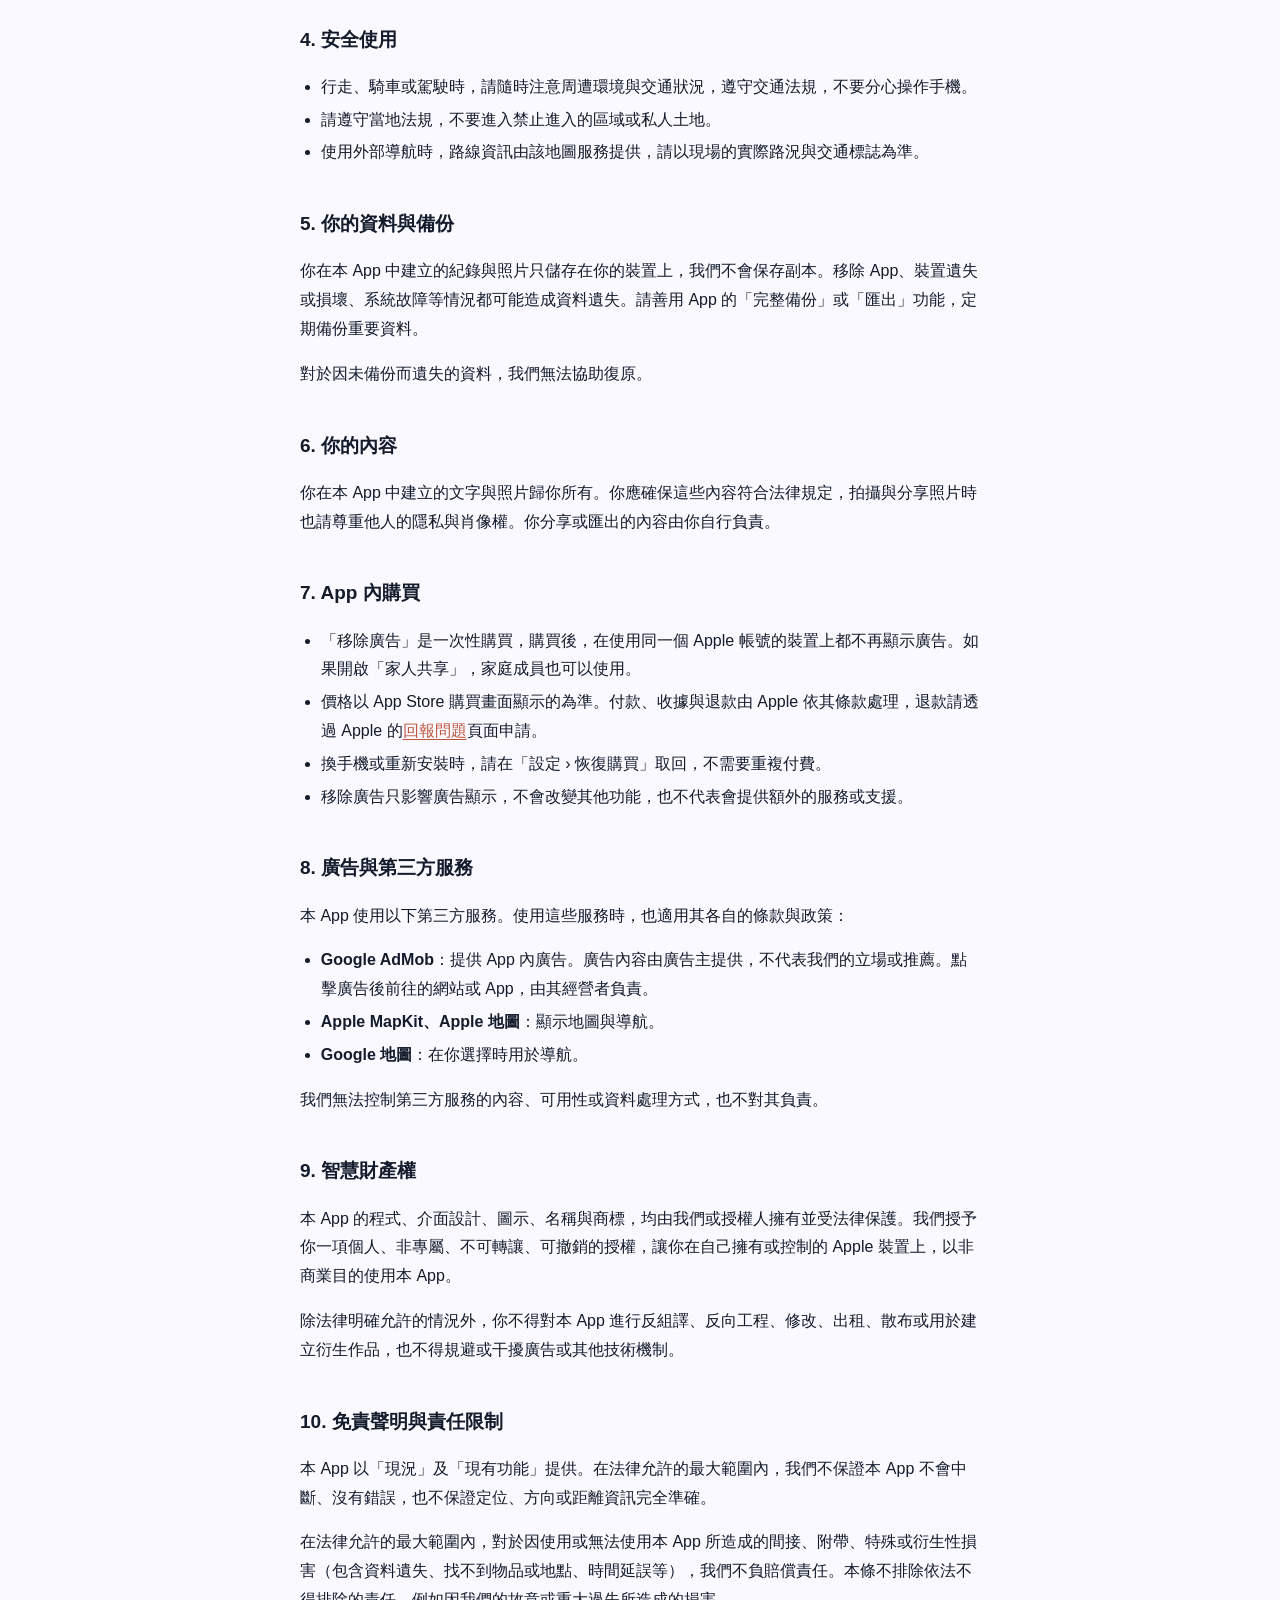
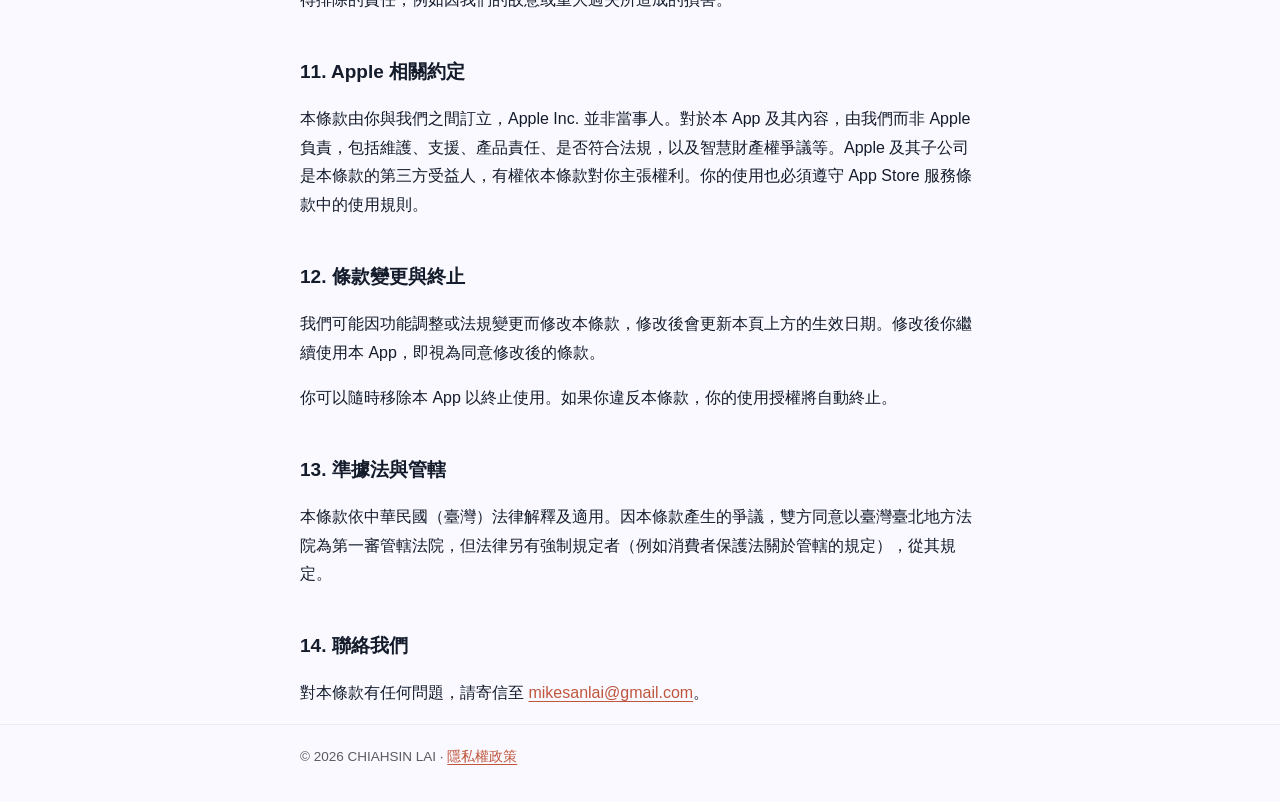
<file: terms.html>
<!DOCTYPE html>
<html lang="zh-Hant">
<head>
<meta charset="utf-8">
<meta name="viewport" content="width=device-width, initial-scale=1">
<title>使用條款｜RecPoint 留點</title>
<meta name="description" content="RecPoint 留點的使用條款。">
<link rel="icon" href="icon.png">
<link rel="stylesheet" href="style.css">
<link rel="alternate" hreflang="zh-Hant" href="https://mikellai.github.io/recpoint-legal/terms.html">
<link rel="alternate" hreflang="zh-Hans" href="https://mikellai.github.io/recpoint-legal/zh-hans/terms.html">
<link rel="alternate" hreflang="ja" href="https://mikellai.github.io/recpoint-legal/ja/terms.html">
<link rel="alternate" hreflang="en" href="https://mikellai.github.io/recpoint-legal/en/terms.html">
<link rel="alternate" hreflang="x-default" href="https://mikellai.github.io/recpoint-legal/en/terms.html">
</head>
<body>
<header class="site">
  <div class="wrap">
    <img src="icon.png" alt="">
    <a class="brand" href="./">RecPoint <span>留點</span></a>
    <nav>
      <a href="privacy.html">隱私權政策</a>
      <a href="terms.html" aria-current="page">使用條款</a>
      <a href="./#support">聯絡</a>
    </nav>
    <nav class="lang-switch" aria-label="語言">
      <a href="terms.html" hreflang="zh-Hant" lang="zh-Hant" class="lang-current" aria-current="true">繁中</a>
      <a href="zh-hans/terms.html" hreflang="zh-Hans" lang="zh-Hans">简中</a>
      <a href="ja/terms.html" hreflang="ja" lang="ja">日本語</a>
      <a href="en/terms.html" hreflang="en" lang="en">English</a>
    </nav>
  </div>
</header>

<main class="wrap">
  <h1>使用條款</h1>
  <p class="meta">生效日期：2026 年 9 月 28 日</p>

  <div class="summary">
    <p>重點摘要</p>
    <ul>
      <li>RecPoint 顯示的位置、方向和距離都是<strong>參考值</strong>，會受 GPS 訊號與環境影響，請勿作為安全或緊急情況下的唯一依據。</li>
      <li>資料只存在你的裝置上，<strong>請自行備份</strong>。我們無法替你復原遺失的資料。</li>
      <li>使用時請留意周遭環境，不要邊走路或開車邊看手機。</li>
    </ul>
  </div>

  <nav class="toc" aria-label="目錄">
    目錄
    <ol>
      <li><a href="#accept">接受條款</a></li>
      <li><a href="#service">服務內容</a></li>
      <li><a href="#accuracy">位置與方向的準確性</a></li>
      <li><a href="#safety">安全使用</a></li>
      <li><a href="#data">你的資料與備份</a></li>
      <li><a href="#content">你的內容</a></li>
      <li><a href="#purchases">App 內購買</a></li>
      <li><a href="#third-party">廣告與第三方服務</a></li>
      <li><a href="#ip">智慧財產權</a></li>
      <li><a href="#disclaimer">免責聲明與責任限制</a></li>
      <li><a href="#apple">Apple 相關約定</a></li>
      <li><a href="#changes">條款變更與終止</a></li>
      <li><a href="#law">準據法與管轄</a></li>
      <li><a href="#contact">聯絡我們</a></li>
    </ol>
  </nav>

  <h2 id="accept">1. 接受條款</h2>
  <p>本條款規範你與 RecPoint 留點（以下稱「本 App」）開發者（以下稱「我們」）之間的關係。下載、安裝或使用本 App，即表示你同意本條款及<a href="privacy.html">隱私權政策</a>。如果你不同意，請停止使用並移除本 App。</p>

  <h2 id="service">2. 服務內容</h2>
  <p>本 App 讓你記錄當下的位置，並附上名稱、類型、備註與照片，之後可以透過羅盤方向與直線距離，或開啟外部地圖 App 導航回到該處。本 App 免費提供，並以顯示廣告支應開發與維護成本；你也可以付費移除廣告。</p>
  <p>我們可能隨時新增、調整或移除部分功能，不另行個別通知。</p>

  <h2 id="accuracy">3. 位置與方向的準確性</h2>
  <ul>
    <li>定位結果依賴裝置的 GPS、Wi-Fi、行動網路等訊號，在室內、地下停車場、高樓林立或山區時，誤差可能達數十公尺甚至更多。</li>
    <li>「尋找」頁顯示的是<strong>直線距離與方向</strong>，不是步行或行車路線。實際路徑可能被建築、河流、道路或私人土地阻隔。</li>
    <li>方向指示依賴裝置的電子羅盤，可能受磁鐵、金屬物體、手機殼或電子設備干擾。</li>
    <li>本 App 不適合用於緊急救援、登山安全、航海、飛航，或其他需要精確定位才能確保人身安全的情境。</li>
  </ul>

  <h2 id="safety">4. 安全使用</h2>
  <ul>
    <li>行走、騎車或駕駛時，請隨時注意周遭環境與交通狀況，遵守交通法規，不要分心操作手機。</li>
    <li>請遵守當地法規，不要進入禁止進入的區域或私人土地。</li>
    <li>使用外部導航時，路線資訊由該地圖服務提供，請以現場的實際路況與交通標誌為準。</li>
  </ul>

  <h2 id="data">5. 你的資料與備份</h2>
  <p>你在本 App 中建立的紀錄與照片只儲存在你的裝置上，我們不會保存副本。移除 App、裝置遺失或損壞、系統故障等情況都可能造成資料遺失。請善用 App 的「完整備份」或「匯出」功能，定期備份重要資料。</p>
  <p>對於因未備份而遺失的資料，我們無法協助復原。</p>

  <h2 id="content">6. 你的內容</h2>
  <p>你在本 App 中建立的文字與照片歸你所有。你應確保這些內容符合法律規定，拍攝與分享照片時也請尊重他人的隱私與肖像權。你分享或匯出的內容由你自行負責。</p>

  <h2 id="purchases">7. App 內購買</h2>
  <ul>
    <li>「移除廣告」是一次性購買，購買後，在使用同一個 Apple 帳號的裝置上都不再顯示廣告。如果開啟「家人共享」，家庭成員也可以使用。</li>
    <li>價格以 App Store 購買畫面顯示的為準。付款、收據與退款由 Apple 依其條款處理，退款請透過 Apple 的<a href="https://reportaproblem.apple.com/" rel="noopener">回報問題</a>頁面申請。</li>
    <li>換手機或重新安裝時，請在「設定 › 恢復購買」取回，不需要重複付費。</li>
    <li>移除廣告只影響廣告顯示，不會改變其他功能，也不代表會提供額外的服務或支援。</li>
  </ul>

  <h2 id="third-party">8. 廣告與第三方服務</h2>
  <p>本 App 使用以下第三方服務。使用這些服務時，也適用其各自的條款與政策：</p>
  <ul>
    <li><strong>Google AdMob</strong>：提供 App 內廣告。廣告內容由廣告主提供，不代表我們的立場或推薦。點擊廣告後前往的網站或 App，由其經營者負責。</li>
    <li><strong>Apple MapKit、Apple 地圖</strong>：顯示地圖與導航。</li>
    <li><strong>Google 地圖</strong>：在你選擇時用於導航。</li>
  </ul>
  <p>我們無法控制第三方服務的內容、可用性或資料處理方式，也不對其負責。</p>

  <h2 id="ip">9. 智慧財產權</h2>
  <p>本 App 的程式、介面設計、圖示、名稱與商標，均由我們或授權人擁有並受法律保護。我們授予你一項個人、非專屬、不可轉讓、可撤銷的授權，讓你在自己擁有或控制的 Apple 裝置上，以非商業目的使用本 App。</p>
  <p>除法律明確允許的情況外，你不得對本 App 進行反組譯、反向工程、修改、出租、散布或用於建立衍生作品，也不得規避或干擾廣告或其他技術機制。</p>

  <h2 id="disclaimer">10. 免責聲明與責任限制</h2>
  <p>本 App 以「現況」及「現有功能」提供。在法律允許的最大範圍內，我們不保證本 App 不會中斷、沒有錯誤，也不保證定位、方向或距離資訊完全準確。</p>
  <p>在法律允許的最大範圍內，對於因使用或無法使用本 App 所造成的間接、附帶、特殊或衍生性損害（包含資料遺失、找不到物品或地點、時間延誤等），我們不負賠償責任。本條不排除依法不得排除的責任，例如因我們的故意或重大過失所造成的損害。</p>

  <h2 id="apple">11. Apple 相關約定</h2>
  <p>本條款由你與我們之間訂立，Apple Inc. 並非當事人。對於本 App 及其內容，由我們而非 Apple 負責，包括維護、支援、產品責任、是否符合法規，以及智慧財產權爭議等。Apple 及其子公司是本條款的第三方受益人，有權依本條款對你主張權利。你的使用也必須遵守 App Store 服務條款中的使用規則。</p>

  <h2 id="changes">12. 條款變更與終止</h2>
  <p>我們可能因功能調整或法規變更而修改本條款，修改後會更新本頁上方的生效日期。修改後你繼續使用本 App，即視為同意修改後的條款。</p>
  <p>你可以隨時移除本 App 以終止使用。如果你違反本條款，你的使用授權將自動終止。</p>

  <h2 id="law">13. 準據法與管轄</h2>
  <p>本條款依中華民國（臺灣）法律解釋及適用。因本條款產生的爭議，雙方同意以臺灣臺北地方法院為第一審管轄法院，但法律另有強制規定者（例如消費者保護法關於管轄的規定），從其規定。</p>

  <h2 id="contact">14. 聯絡我們</h2>
  <p>對本條款有任何問題，請寄信至 <a href="mailto:mikesanlai@gmail.com">mikesanlai@gmail.com</a>。</p>
</main>

<footer>
  <div class="wrap">© 2026 CHIAHSIN LAI · <a href="privacy.html">隱私權政策</a></div>
</footer>
</body>
</html>
</file>
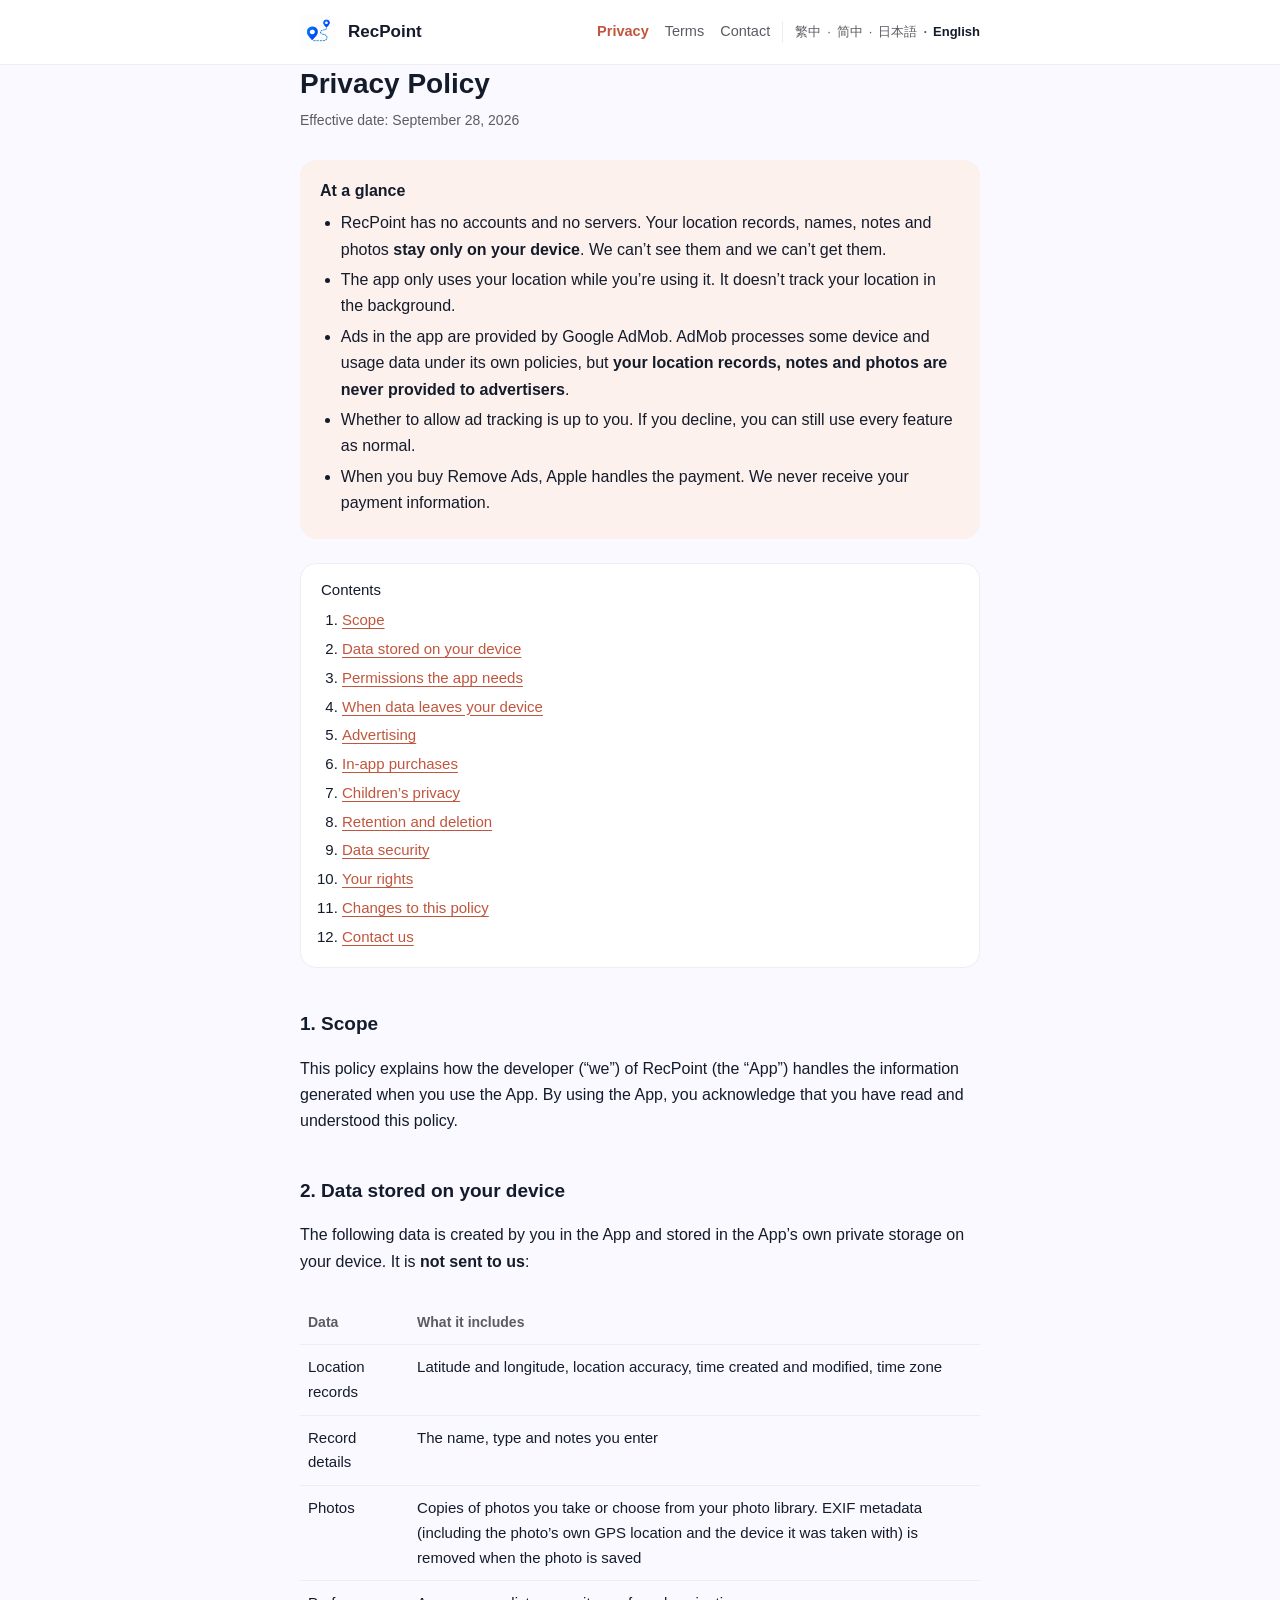
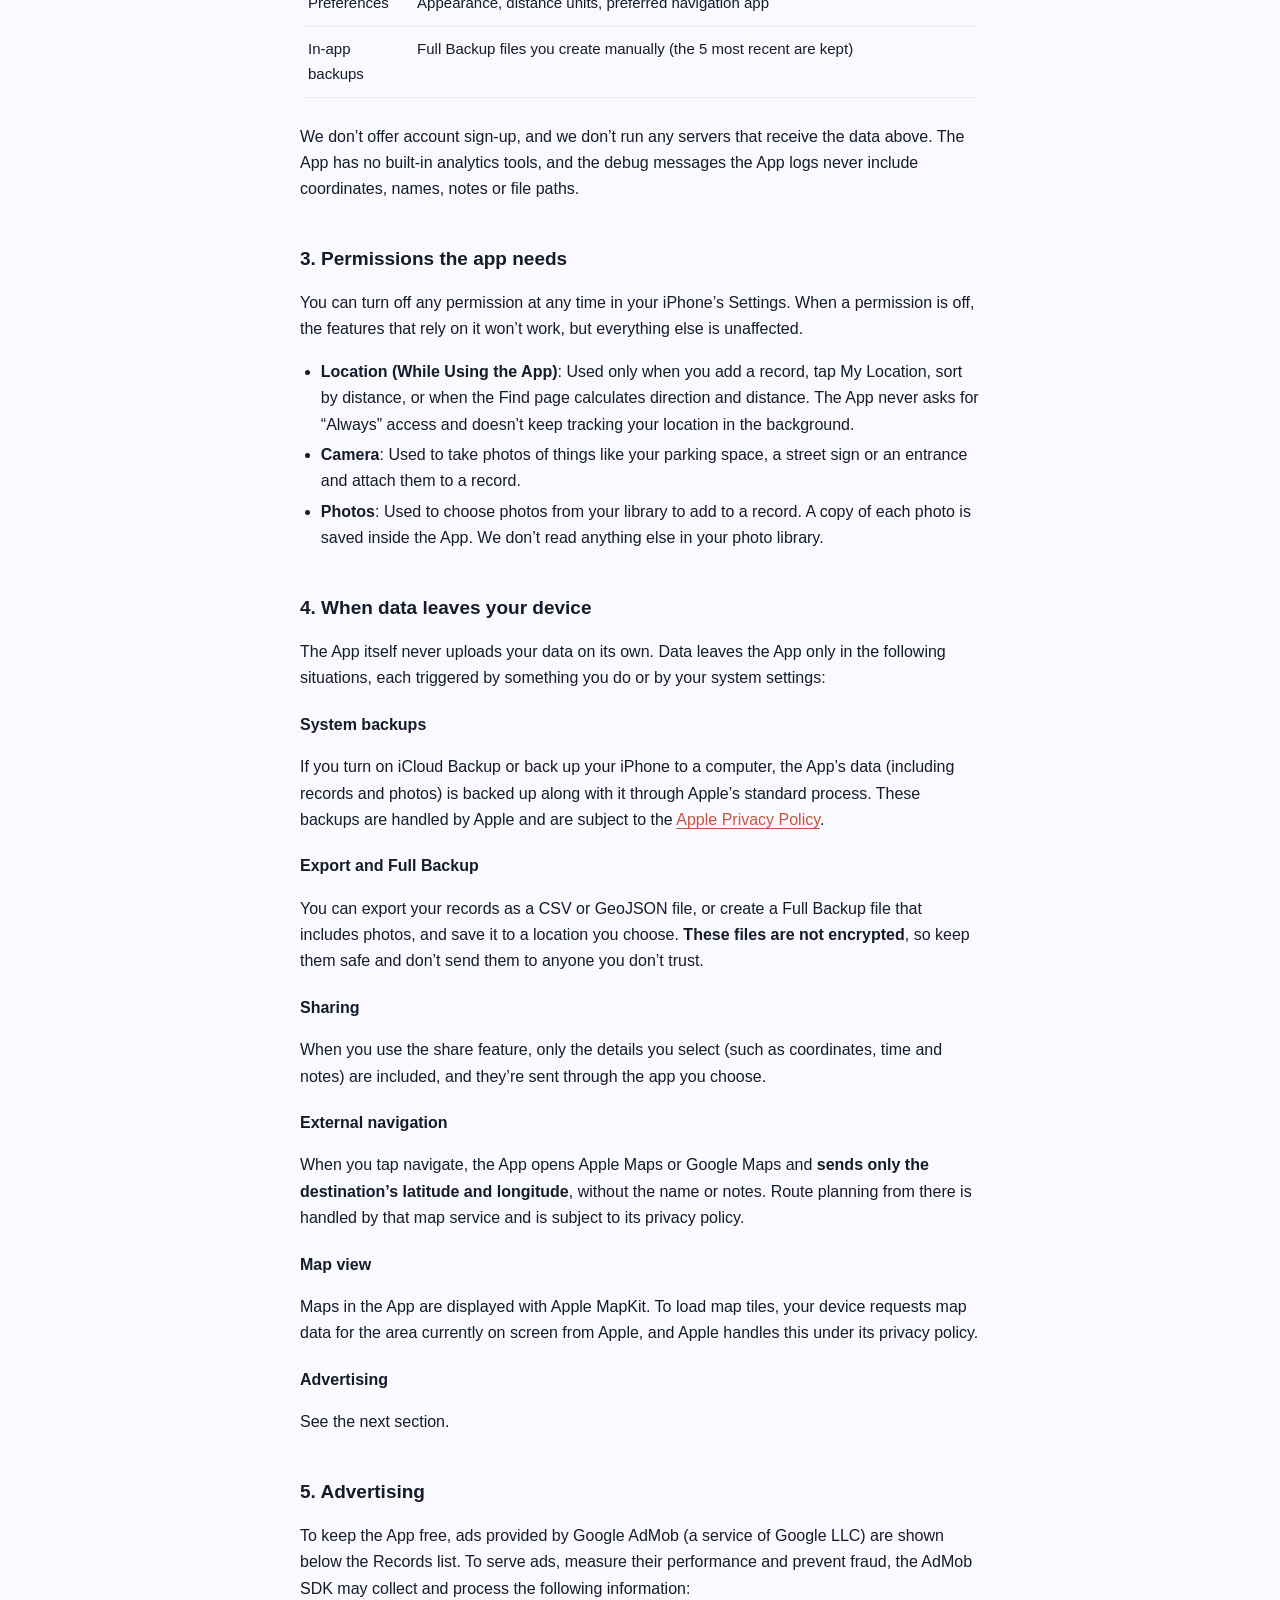
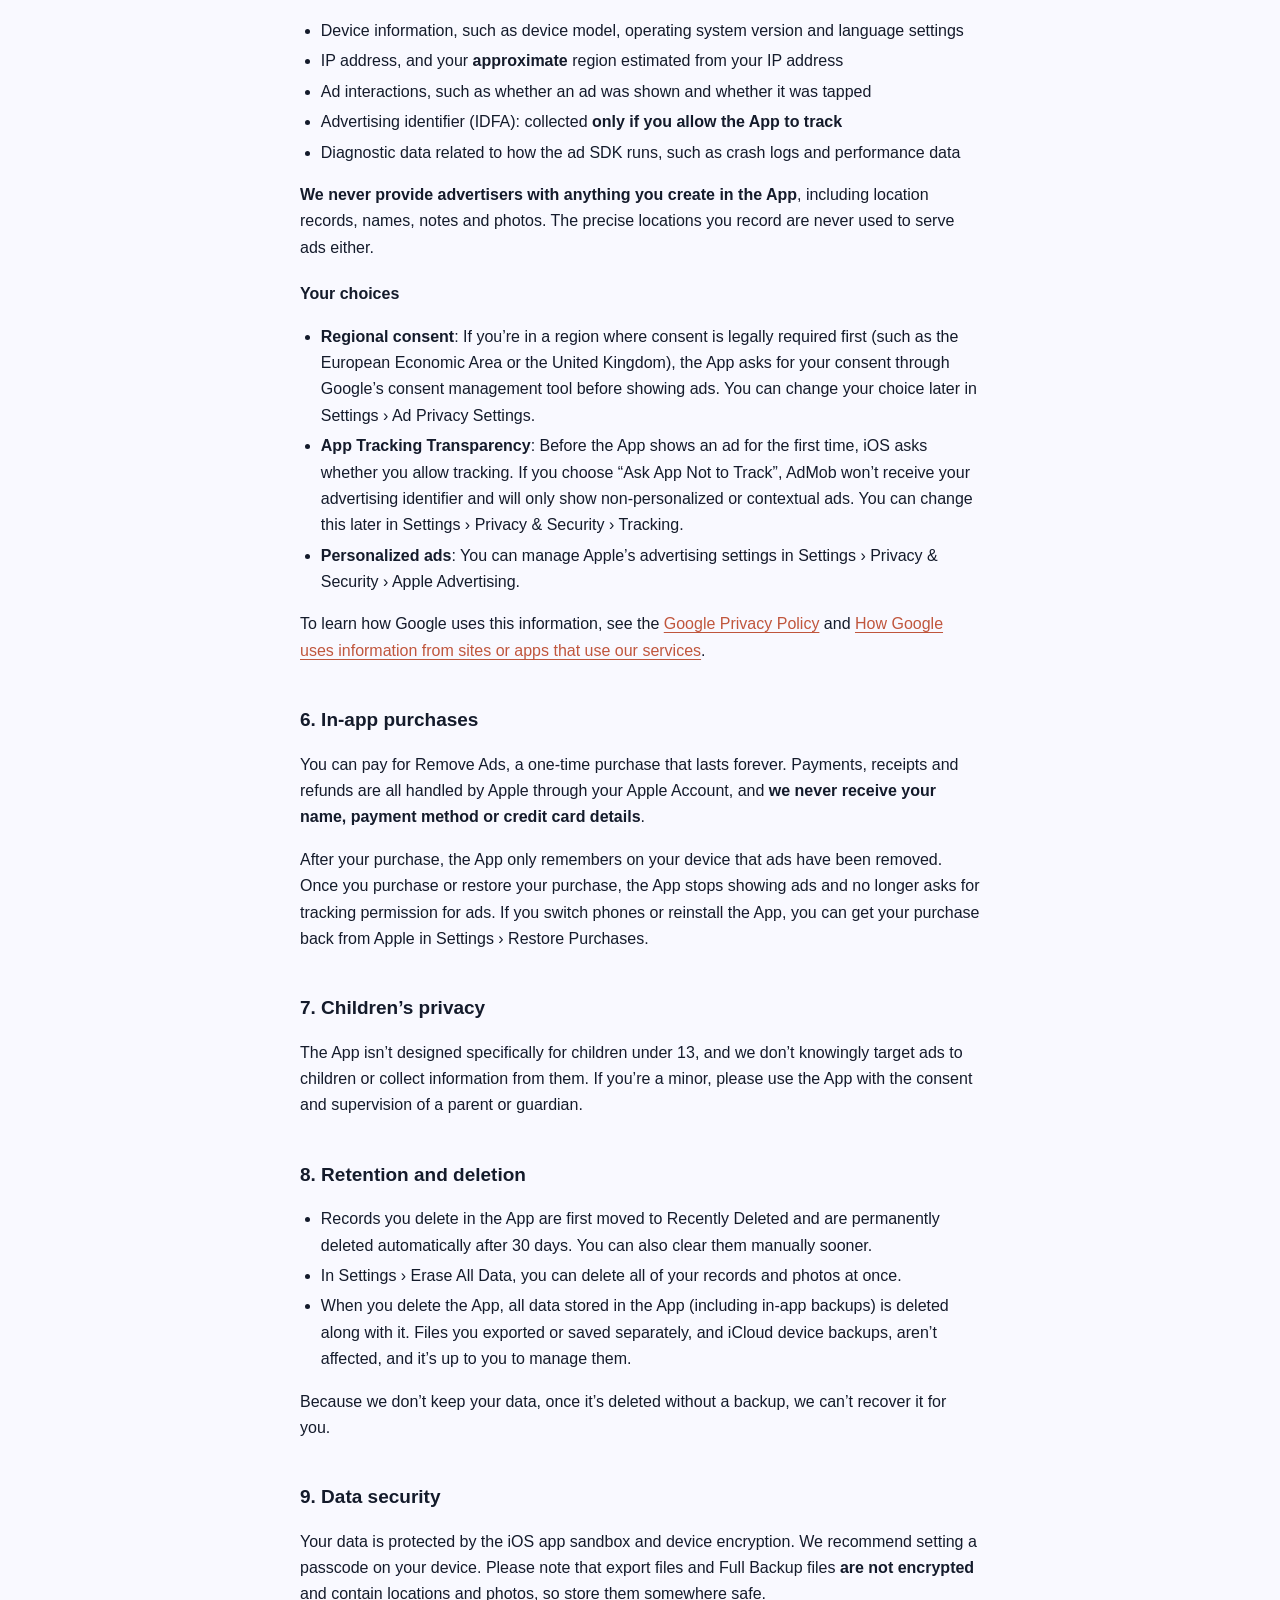
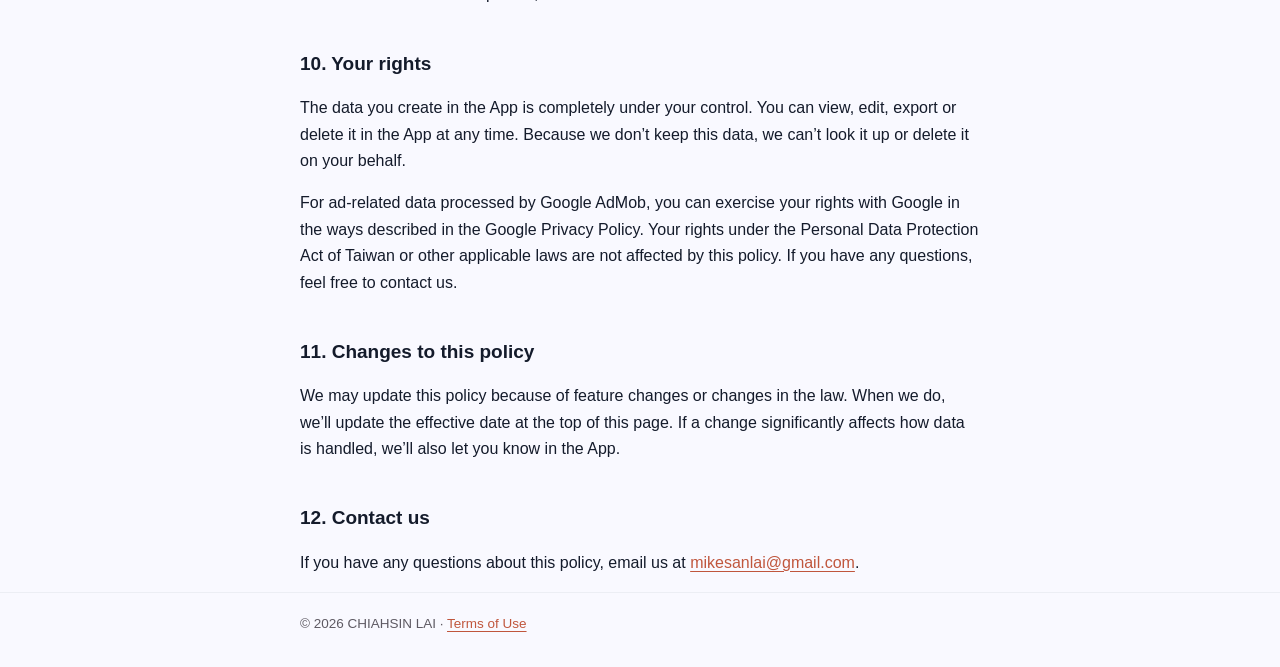
<file: en/privacy.html>
<!DOCTYPE html>
<html lang="en">
<head>
<meta charset="utf-8">
<meta name="viewport" content="width=device-width, initial-scale=1">
<title>Privacy Policy | RecPoint</title>
<meta name="description" content="RecPoint Privacy Policy: your location records and photos stay only on your device.">
<link rel="icon" href="../icon.png">
<link rel="stylesheet" href="../style.css">
<link rel="alternate" hreflang="zh-Hant" href="https://mikellai.github.io/recpoint-legal/privacy.html">
<link rel="alternate" hreflang="zh-Hans" href="https://mikellai.github.io/recpoint-legal/zh-hans/privacy.html">
<link rel="alternate" hreflang="ja" href="https://mikellai.github.io/recpoint-legal/ja/privacy.html">
<link rel="alternate" hreflang="en" href="https://mikellai.github.io/recpoint-legal/en/privacy.html">
<link rel="alternate" hreflang="x-default" href="https://mikellai.github.io/recpoint-legal/en/privacy.html">
</head>
<body>
<header class="site">
  <div class="wrap">
    <img src="../icon.png" alt="">
    <a class="brand" href="./">RecPoint</a>
    <nav>
      <a href="privacy.html" aria-current="page">Privacy</a>
      <a href="terms.html">Terms</a>
      <a href="./#support">Contact</a>
    </nav>
    <nav class="lang-switch" aria-label="Language">
      <a href="../privacy.html" hreflang="zh-Hant" lang="zh-Hant">繁中</a>
      <a href="../zh-hans/privacy.html" hreflang="zh-Hans" lang="zh-Hans">简中</a>
      <a href="../ja/privacy.html" hreflang="ja" lang="ja">日本語</a>
      <a href="privacy.html" hreflang="en" lang="en" class="lang-current" aria-current="true">English</a>
    </nav>
  </div>
</header>

<main class="wrap">
  <h1>Privacy Policy</h1>
  <p class="meta">Effective date: September 28, 2026</p>

  <div class="summary">
    <p>At a glance</p>
    <ul>
      <li>RecPoint has no accounts and no servers. Your location records, names, notes and photos <strong>stay only on your device</strong>. We can’t see them and we can’t get them.</li>
      <li>The app only uses your location while you’re using it. It doesn’t track your location in the background.</li>
      <li>Ads in the app are provided by Google AdMob. AdMob processes some device and usage data under its own policies, but <strong>your location records, notes and photos are never provided to advertisers</strong>.</li>
      <li>Whether to allow ad tracking is up to you. If you decline, you can still use every feature as normal.</li>
      <li>When you buy Remove Ads, Apple handles the payment. We never receive your payment information.</li>
    </ul>
  </div>

  <nav class="toc" aria-label="Contents">
    Contents
    <ol>
      <li><a href="#scope">Scope</a></li>
      <li><a href="#on-device">Data stored on your device</a></li>
      <li><a href="#permissions">Permissions the app needs</a></li>
      <li><a href="#leaves-device">When data leaves your device</a></li>
      <li><a href="#ads">Advertising</a></li>
      <li><a href="#purchases">In-app purchases</a></li>
      <li><a href="#children">Children’s privacy</a></li>
      <li><a href="#retention">Retention and deletion</a></li>
      <li><a href="#security">Data security</a></li>
      <li><a href="#rights">Your rights</a></li>
      <li><a href="#changes">Changes to this policy</a></li>
      <li><a href="#contact">Contact us</a></li>
    </ol>
  </nav>

  <h2 id="scope">1. Scope</h2>
  <p>This policy explains how the developer (“we”) of RecPoint (the “App”) handles the information generated when you use the App. By using the App, you acknowledge that you have read and understood this policy.</p>

  <h2 id="on-device">2. Data stored on your device</h2>
  <p>The following data is created by you in the App and stored in the App’s own private storage on your device. It is <strong>not sent to us</strong>:</p>
  <div class="table-scroll">
  <table>
    <thead><tr><th>Data</th><th>What it includes</th></tr></thead>
    <tbody>
      <tr><td>Location records</td><td>Latitude and longitude, location accuracy, time created and modified, time zone</td></tr>
      <tr><td>Record details</td><td>The name, type and notes you enter</td></tr>
      <tr><td>Photos</td><td>Copies of photos you take or choose from your photo library. EXIF metadata (including the photo’s own GPS location and the device it was taken with) is removed when the photo is saved</td></tr>
      <tr><td>Preferences</td><td>Appearance, distance units, preferred navigation app</td></tr>
      <tr><td>In-app backups</td><td>Full Backup files you create manually (the 5 most recent are kept)</td></tr>
    </tbody>
  </table>
  </div>
  <p>We don’t offer account sign-up, and we don’t run any servers that receive the data above. The App has no built-in analytics tools, and the debug messages the App logs never include coordinates, names, notes or file paths.</p>

  <h2 id="permissions">3. Permissions the app needs</h2>
  <p>You can turn off any permission at any time in your iPhone’s Settings. When a permission is off, the features that rely on it won’t work, but everything else is unaffected.</p>
  <ul>
    <li><strong>Location (While Using the App)</strong>: Used only when you add a record, tap My Location, sort by distance, or when the Find page calculates direction and distance. The App never asks for “Always” access and doesn’t keep tracking your location in the background.</li>
    <li><strong>Camera</strong>: Used to take photos of things like your parking space, a street sign or an entrance and attach them to a record.</li>
    <li><strong>Photos</strong>: Used to choose photos from your library to add to a record. A copy of each photo is saved inside the App. We don’t read anything else in your photo library.</li>
  </ul>

  <h2 id="leaves-device">4. When data leaves your device</h2>
  <p>The App itself never uploads your data on its own. Data leaves the App only in the following situations, each triggered by something you do or by your system settings:</p>
  <h3>System backups</h3>
  <p>If you turn on iCloud Backup or back up your iPhone to a computer, the App’s data (including records and photos) is backed up along with it through Apple’s standard process. These backups are handled by Apple and are subject to the <a href="https://www.apple.com/legal/privacy/" rel="noopener">Apple Privacy Policy</a>.</p>
  <h3>Export and Full Backup</h3>
  <p>You can export your records as a CSV or GeoJSON file, or create a Full Backup file that includes photos, and save it to a location you choose. <strong>These files are not encrypted</strong>, so keep them safe and don’t send them to anyone you don’t trust.</p>
  <h3>Sharing</h3>
  <p>When you use the share feature, only the details you select (such as coordinates, time and notes) are included, and they’re sent through the app you choose.</p>
  <h3>External navigation</h3>
  <p>When you tap navigate, the App opens Apple Maps or Google Maps and <strong>sends only the destination’s latitude and longitude</strong>, without the name or notes. Route planning from there is handled by that map service and is subject to its privacy policy.</p>
  <h3>Map view</h3>
  <p>Maps in the App are displayed with Apple MapKit. To load map tiles, your device requests map data for the area currently on screen from Apple, and Apple handles this under its privacy policy.</p>
  <h3>Advertising</h3>
  <p>See the next section.</p>

  <h2 id="ads">5. Advertising</h2>
  <p>To keep the App free, ads provided by Google AdMob (a service of Google LLC) are shown below the Records list. To serve ads, measure their performance and prevent fraud, the AdMob SDK may collect and process the following information:</p>
  <ul>
    <li>Device information, such as device model, operating system version and language settings</li>
    <li>IP address, and your <strong>approximate</strong> region estimated from your IP address</li>
    <li>Ad interactions, such as whether an ad was shown and whether it was tapped</li>
    <li>Advertising identifier (IDFA): collected <strong>only if you allow the App to track</strong></li>
    <li>Diagnostic data related to how the ad SDK runs, such as crash logs and performance data</li>
  </ul>
  <p><strong>We never provide advertisers with anything you create in the App</strong>, including location records, names, notes and photos. The precise locations you record are never used to serve ads either.</p>
  <h3>Your choices</h3>
  <ul>
    <li><strong>Regional consent</strong>: If you’re in a region where consent is legally required first (such as the European Economic Area or the United Kingdom), the App asks for your consent through Google’s consent management tool before showing ads. You can change your choice later in Settings › Ad Privacy Settings.</li>
    <li><strong>App Tracking Transparency</strong>: Before the App shows an ad for the first time, iOS asks whether you allow tracking. If you choose “Ask App Not to Track”, AdMob won’t receive your advertising identifier and will only show non-personalized or contextual ads. You can change this later in Settings › Privacy &amp; Security › Tracking.</li>
    <li><strong>Personalized ads</strong>: You can manage Apple’s advertising settings in Settings › Privacy &amp; Security › Apple Advertising.</li>
  </ul>
  <p>To learn how Google uses this information, see the <a href="https://policies.google.com/privacy?hl=en" rel="noopener">Google Privacy Policy</a> and <a href="https://policies.google.com/technologies/partner-sites?hl=en" rel="noopener">How Google uses information from sites or apps that use our services</a>.</p>

  <h2 id="purchases">6. In-app purchases</h2>
  <p>You can pay for Remove Ads, a one-time purchase that lasts forever. Payments, receipts and refunds are all handled by Apple through your Apple Account, and <strong>we never receive your name, payment method or credit card details</strong>.</p>
  <p>After your purchase, the App only remembers on your device that ads have been removed. Once you purchase or restore your purchase, the App stops showing ads and no longer asks for tracking permission for ads. If you switch phones or reinstall the App, you can get your purchase back from Apple in Settings › Restore Purchases.</p>

  <h2 id="children">7. Children’s privacy</h2>
  <p>The App isn’t designed specifically for children under 13, and we don’t knowingly target ads to children or collect information from them. If you’re a minor, please use the App with the consent and supervision of a parent or guardian.</p>

  <h2 id="retention">8. Retention and deletion</h2>
  <ul>
    <li>Records you delete in the App are first moved to Recently Deleted and are permanently deleted automatically after 30 days. You can also clear them manually sooner.</li>
    <li>In Settings › Erase All Data, you can delete all of your records and photos at once.</li>
    <li>When you delete the App, all data stored in the App (including in-app backups) is deleted along with it. Files you exported or saved separately, and iCloud device backups, aren’t affected, and it’s up to you to manage them.</li>
  </ul>
  <p>Because we don’t keep your data, once it’s deleted without a backup, we can’t recover it for you.</p>

  <h2 id="security">9. Data security</h2>
  <p>Your data is protected by the iOS app sandbox and device encryption. We recommend setting a passcode on your device. Please note that export files and Full Backup files <strong>are not encrypted</strong> and contain locations and photos, so store them somewhere safe.</p>

  <h2 id="rights">10. Your rights</h2>
  <p>The data you create in the App is completely under your control. You can view, edit, export or delete it in the App at any time. Because we don’t keep this data, we can’t look it up or delete it on your behalf.</p>
  <p>For ad-related data processed by Google AdMob, you can exercise your rights with Google in the ways described in the Google Privacy Policy. Your rights under the Personal Data Protection Act of Taiwan or other applicable laws are not affected by this policy. If you have any questions, feel free to contact us.</p>

  <h2 id="changes">11. Changes to this policy</h2>
  <p>We may update this policy because of feature changes or changes in the law. When we do, we’ll update the effective date at the top of this page. If a change significantly affects how data is handled, we’ll also let you know in the App.</p>

  <h2 id="contact">12. Contact us</h2>
  <p>If you have any questions about this policy, email us at <a href="mailto:mikesanlai@gmail.com">mikesanlai@gmail.com</a>.</p>
</main>

<footer>
  <div class="wrap">© 2026 CHIAHSIN LAI · <a href="terms.html">Terms of Use</a></div>
</footer>
</body>
</html>
</file>
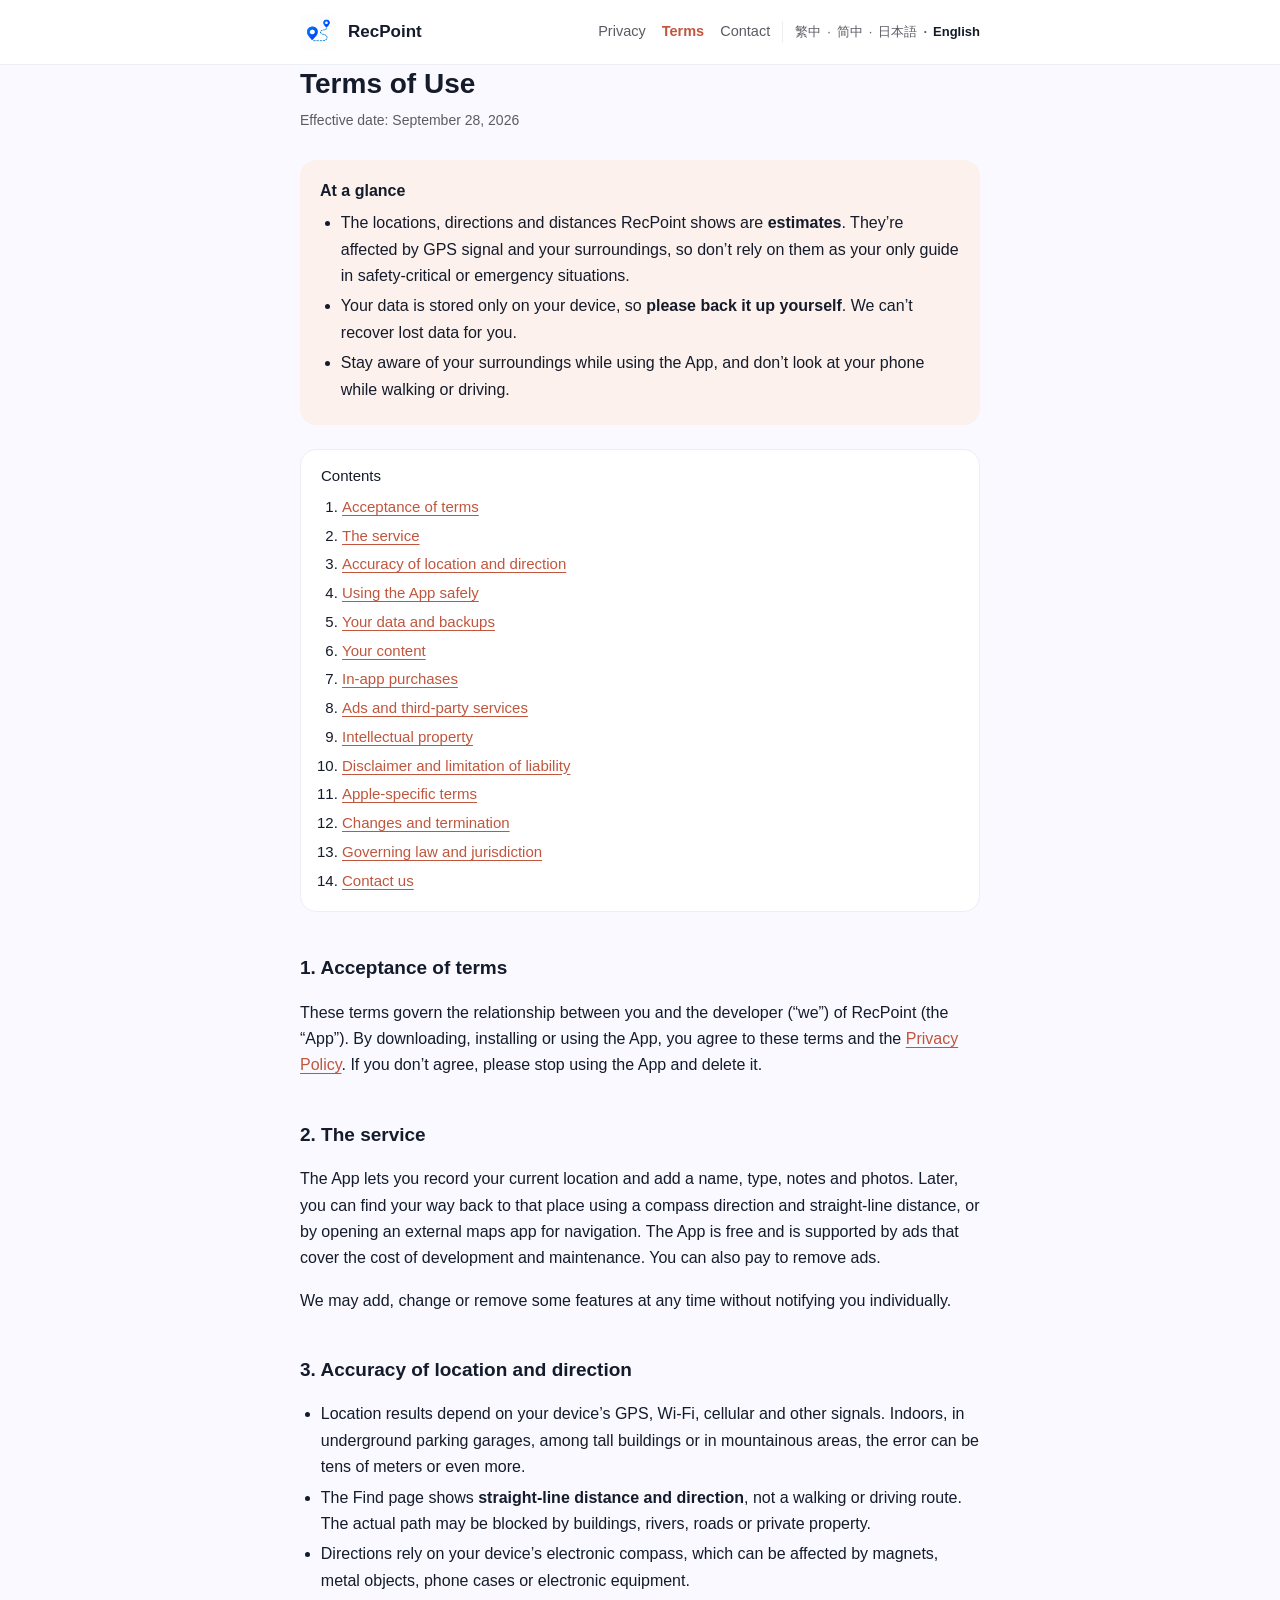
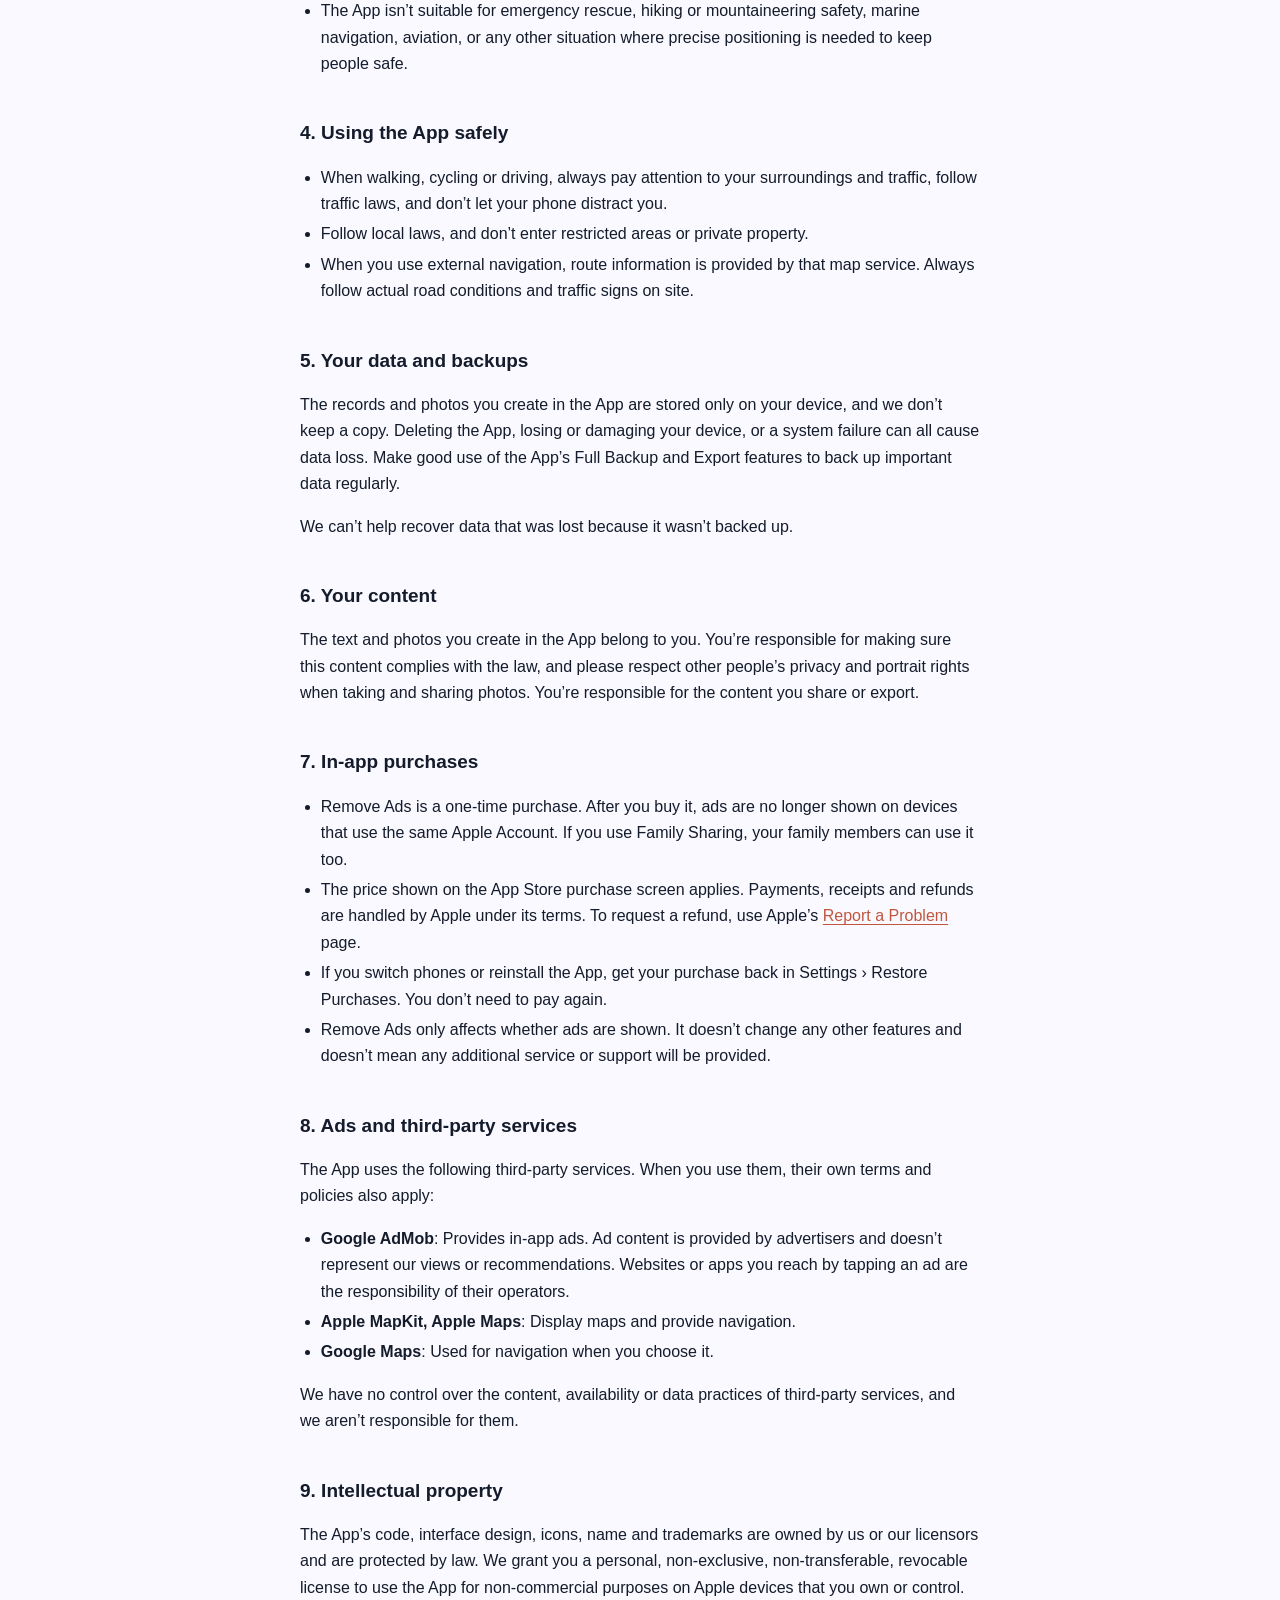
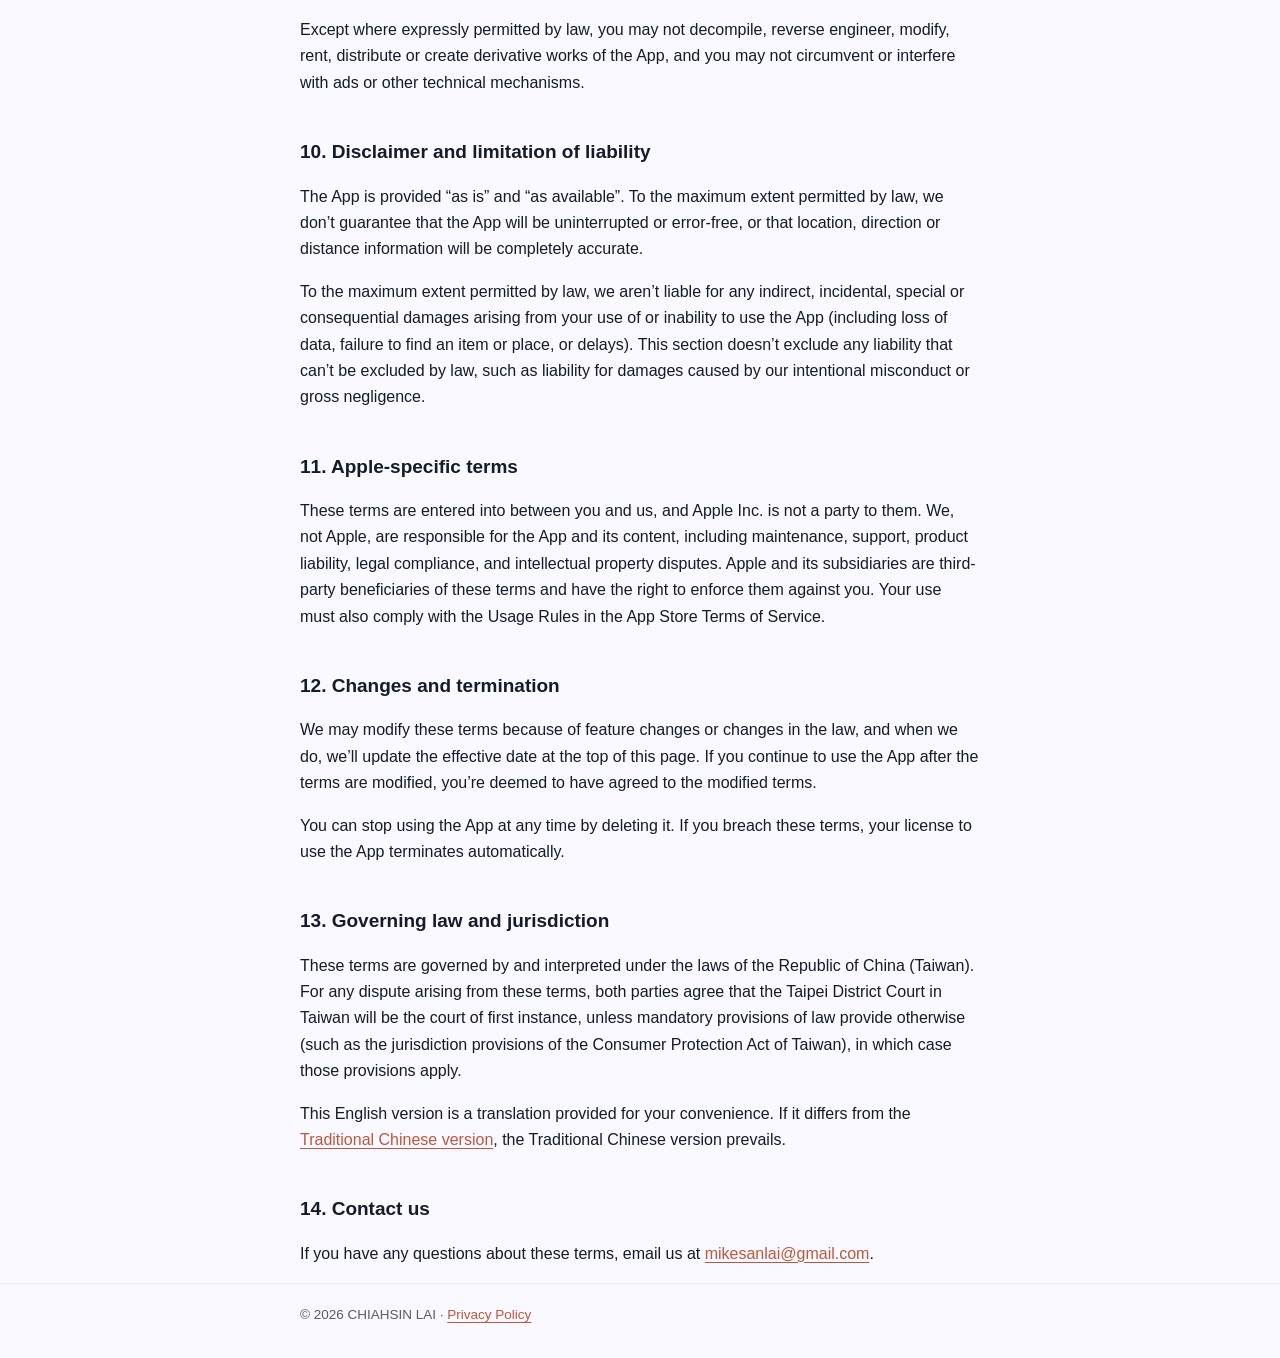
<file: en/terms.html>
<!DOCTYPE html>
<html lang="en">
<head>
<meta charset="utf-8">
<meta name="viewport" content="width=device-width, initial-scale=1">
<title>Terms of Use | RecPoint</title>
<meta name="description" content="RecPoint Terms of Use.">
<link rel="icon" href="../icon.png">
<link rel="stylesheet" href="../style.css">
<link rel="alternate" hreflang="zh-Hant" href="https://mikellai.github.io/recpoint-legal/terms.html">
<link rel="alternate" hreflang="zh-Hans" href="https://mikellai.github.io/recpoint-legal/zh-hans/terms.html">
<link rel="alternate" hreflang="ja" href="https://mikellai.github.io/recpoint-legal/ja/terms.html">
<link rel="alternate" hreflang="en" href="https://mikellai.github.io/recpoint-legal/en/terms.html">
<link rel="alternate" hreflang="x-default" href="https://mikellai.github.io/recpoint-legal/en/terms.html">
</head>
<body>
<header class="site">
  <div class="wrap">
    <img src="../icon.png" alt="">
    <a class="brand" href="./">RecPoint</a>
    <nav>
      <a href="privacy.html">Privacy</a>
      <a href="terms.html" aria-current="page">Terms</a>
      <a href="./#support">Contact</a>
    </nav>
    <nav class="lang-switch" aria-label="Language">
      <a href="../terms.html" hreflang="zh-Hant" lang="zh-Hant">繁中</a>
      <a href="../zh-hans/terms.html" hreflang="zh-Hans" lang="zh-Hans">简中</a>
      <a href="../ja/terms.html" hreflang="ja" lang="ja">日本語</a>
      <a href="terms.html" hreflang="en" lang="en" class="lang-current" aria-current="true">English</a>
    </nav>
  </div>
</header>

<main class="wrap">
  <h1>Terms of Use</h1>
  <p class="meta">Effective date: September 28, 2026</p>

  <div class="summary">
    <p>At a glance</p>
    <ul>
      <li>The locations, directions and distances RecPoint shows are <strong>estimates</strong>. They’re affected by GPS signal and your surroundings, so don’t rely on them as your only guide in safety-critical or emergency situations.</li>
      <li>Your data is stored only on your device, so <strong>please back it up yourself</strong>. We can’t recover lost data for you.</li>
      <li>Stay aware of your surroundings while using the App, and don’t look at your phone while walking or driving.</li>
    </ul>
  </div>

  <nav class="toc" aria-label="Contents">
    Contents
    <ol>
      <li><a href="#accept">Acceptance of terms</a></li>
      <li><a href="#service">The service</a></li>
      <li><a href="#accuracy">Accuracy of location and direction</a></li>
      <li><a href="#safety">Using the App safely</a></li>
      <li><a href="#data">Your data and backups</a></li>
      <li><a href="#content">Your content</a></li>
      <li><a href="#purchases">In-app purchases</a></li>
      <li><a href="#third-party">Ads and third-party services</a></li>
      <li><a href="#ip">Intellectual property</a></li>
      <li><a href="#disclaimer">Disclaimer and limitation of liability</a></li>
      <li><a href="#apple">Apple-specific terms</a></li>
      <li><a href="#changes">Changes and termination</a></li>
      <li><a href="#law">Governing law and jurisdiction</a></li>
      <li><a href="#contact">Contact us</a></li>
    </ol>
  </nav>

  <h2 id="accept">1. Acceptance of terms</h2>
  <p>These terms govern the relationship between you and the developer (“we”) of RecPoint (the “App”). By downloading, installing or using the App, you agree to these terms and the <a href="privacy.html">Privacy Policy</a>. If you don’t agree, please stop using the App and delete it.</p>

  <h2 id="service">2. The service</h2>
  <p>The App lets you record your current location and add a name, type, notes and photos. Later, you can find your way back to that place using a compass direction and straight-line distance, or by opening an external maps app for navigation. The App is free and is supported by ads that cover the cost of development and maintenance. You can also pay to remove ads.</p>
  <p>We may add, change or remove some features at any time without notifying you individually.</p>

  <h2 id="accuracy">3. Accuracy of location and direction</h2>
  <ul>
    <li>Location results depend on your device’s GPS, Wi-Fi, cellular and other signals. Indoors, in underground parking garages, among tall buildings or in mountainous areas, the error can be tens of meters or even more.</li>
    <li>The Find page shows <strong>straight-line distance and direction</strong>, not a walking or driving route. The actual path may be blocked by buildings, rivers, roads or private property.</li>
    <li>Directions rely on your device’s electronic compass, which can be affected by magnets, metal objects, phone cases or electronic equipment.</li>
    <li>The App isn’t suitable for emergency rescue, hiking or mountaineering safety, marine navigation, aviation, or any other situation where precise positioning is needed to keep people safe.</li>
  </ul>

  <h2 id="safety">4. Using the App safely</h2>
  <ul>
    <li>When walking, cycling or driving, always pay attention to your surroundings and traffic, follow traffic laws, and don’t let your phone distract you.</li>
    <li>Follow local laws, and don’t enter restricted areas or private property.</li>
    <li>When you use external navigation, route information is provided by that map service. Always follow actual road conditions and traffic signs on site.</li>
  </ul>

  <h2 id="data">5. Your data and backups</h2>
  <p>The records and photos you create in the App are stored only on your device, and we don’t keep a copy. Deleting the App, losing or damaging your device, or a system failure can all cause data loss. Make good use of the App’s Full Backup and Export features to back up important data regularly.</p>
  <p>We can’t help recover data that was lost because it wasn’t backed up.</p>

  <h2 id="content">6. Your content</h2>
  <p>The text and photos you create in the App belong to you. You’re responsible for making sure this content complies with the law, and please respect other people’s privacy and portrait rights when taking and sharing photos. You’re responsible for the content you share or export.</p>

  <h2 id="purchases">7. In-app purchases</h2>
  <ul>
    <li>Remove Ads is a one-time purchase. After you buy it, ads are no longer shown on devices that use the same Apple Account. If you use Family Sharing, your family members can use it too.</li>
    <li>The price shown on the App Store purchase screen applies. Payments, receipts and refunds are handled by Apple under its terms. To request a refund, use Apple’s <a href="https://reportaproblem.apple.com/" rel="noopener">Report a Problem</a> page.</li>
    <li>If you switch phones or reinstall the App, get your purchase back in Settings › Restore Purchases. You don’t need to pay again.</li>
    <li>Remove Ads only affects whether ads are shown. It doesn’t change any other features and doesn’t mean any additional service or support will be provided.</li>
  </ul>

  <h2 id="third-party">8. Ads and third-party services</h2>
  <p>The App uses the following third-party services. When you use them, their own terms and policies also apply:</p>
  <ul>
    <li><strong>Google AdMob</strong>: Provides in-app ads. Ad content is provided by advertisers and doesn’t represent our views or recommendations. Websites or apps you reach by tapping an ad are the responsibility of their operators.</li>
    <li><strong>Apple MapKit, Apple Maps</strong>: Display maps and provide navigation.</li>
    <li><strong>Google Maps</strong>: Used for navigation when you choose it.</li>
  </ul>
  <p>We have no control over the content, availability or data practices of third-party services, and we aren’t responsible for them.</p>

  <h2 id="ip">9. Intellectual property</h2>
  <p>The App’s code, interface design, icons, name and trademarks are owned by us or our licensors and are protected by law. We grant you a personal, non-exclusive, non-transferable, revocable license to use the App for non-commercial purposes on Apple devices that you own or control.</p>
  <p>Except where expressly permitted by law, you may not decompile, reverse engineer, modify, rent, distribute or create derivative works of the App, and you may not circumvent or interfere with ads or other technical mechanisms.</p>

  <h2 id="disclaimer">10. Disclaimer and limitation of liability</h2>
  <p>The App is provided “as is” and “as available”. To the maximum extent permitted by law, we don’t guarantee that the App will be uninterrupted or error-free, or that location, direction or distance information will be completely accurate.</p>
  <p>To the maximum extent permitted by law, we aren’t liable for any indirect, incidental, special or consequential damages arising from your use of or inability to use the App (including loss of data, failure to find an item or place, or delays). This section doesn’t exclude any liability that can’t be excluded by law, such as liability for damages caused by our intentional misconduct or gross negligence.</p>

  <h2 id="apple">11. Apple-specific terms</h2>
  <p>These terms are entered into between you and us, and Apple Inc. is not a party to them. We, not Apple, are responsible for the App and its content, including maintenance, support, product liability, legal compliance, and intellectual property disputes. Apple and its subsidiaries are third-party beneficiaries of these terms and have the right to enforce them against you. Your use must also comply with the Usage Rules in the App Store Terms of Service.</p>

  <h2 id="changes">12. Changes and termination</h2>
  <p>We may modify these terms because of feature changes or changes in the law, and when we do, we’ll update the effective date at the top of this page. If you continue to use the App after the terms are modified, you’re deemed to have agreed to the modified terms.</p>
  <p>You can stop using the App at any time by deleting it. If you breach these terms, your license to use the App terminates automatically.</p>

  <h2 id="law">13. Governing law and jurisdiction</h2>
  <p>These terms are governed by and interpreted under the laws of the Republic of China (Taiwan). For any dispute arising from these terms, both parties agree that the Taipei District Court in Taiwan will be the court of first instance, unless mandatory provisions of law provide otherwise (such as the jurisdiction provisions of the Consumer Protection Act of Taiwan), in which case those provisions apply.</p>
  <p>This English version is a translation provided for your convenience. If it differs from the <a href="../terms.html">Traditional Chinese version</a>, the Traditional Chinese version prevails.</p>

  <h2 id="contact">14. Contact us</h2>
  <p>If you have any questions about these terms, email us at <a href="mailto:mikesanlai@gmail.com">mikesanlai@gmail.com</a>.</p>
</main>

<footer>
  <div class="wrap">© 2026 CHIAHSIN LAI · <a href="privacy.html">Privacy Policy</a></div>
</footer>
</body>
</html>
</file>
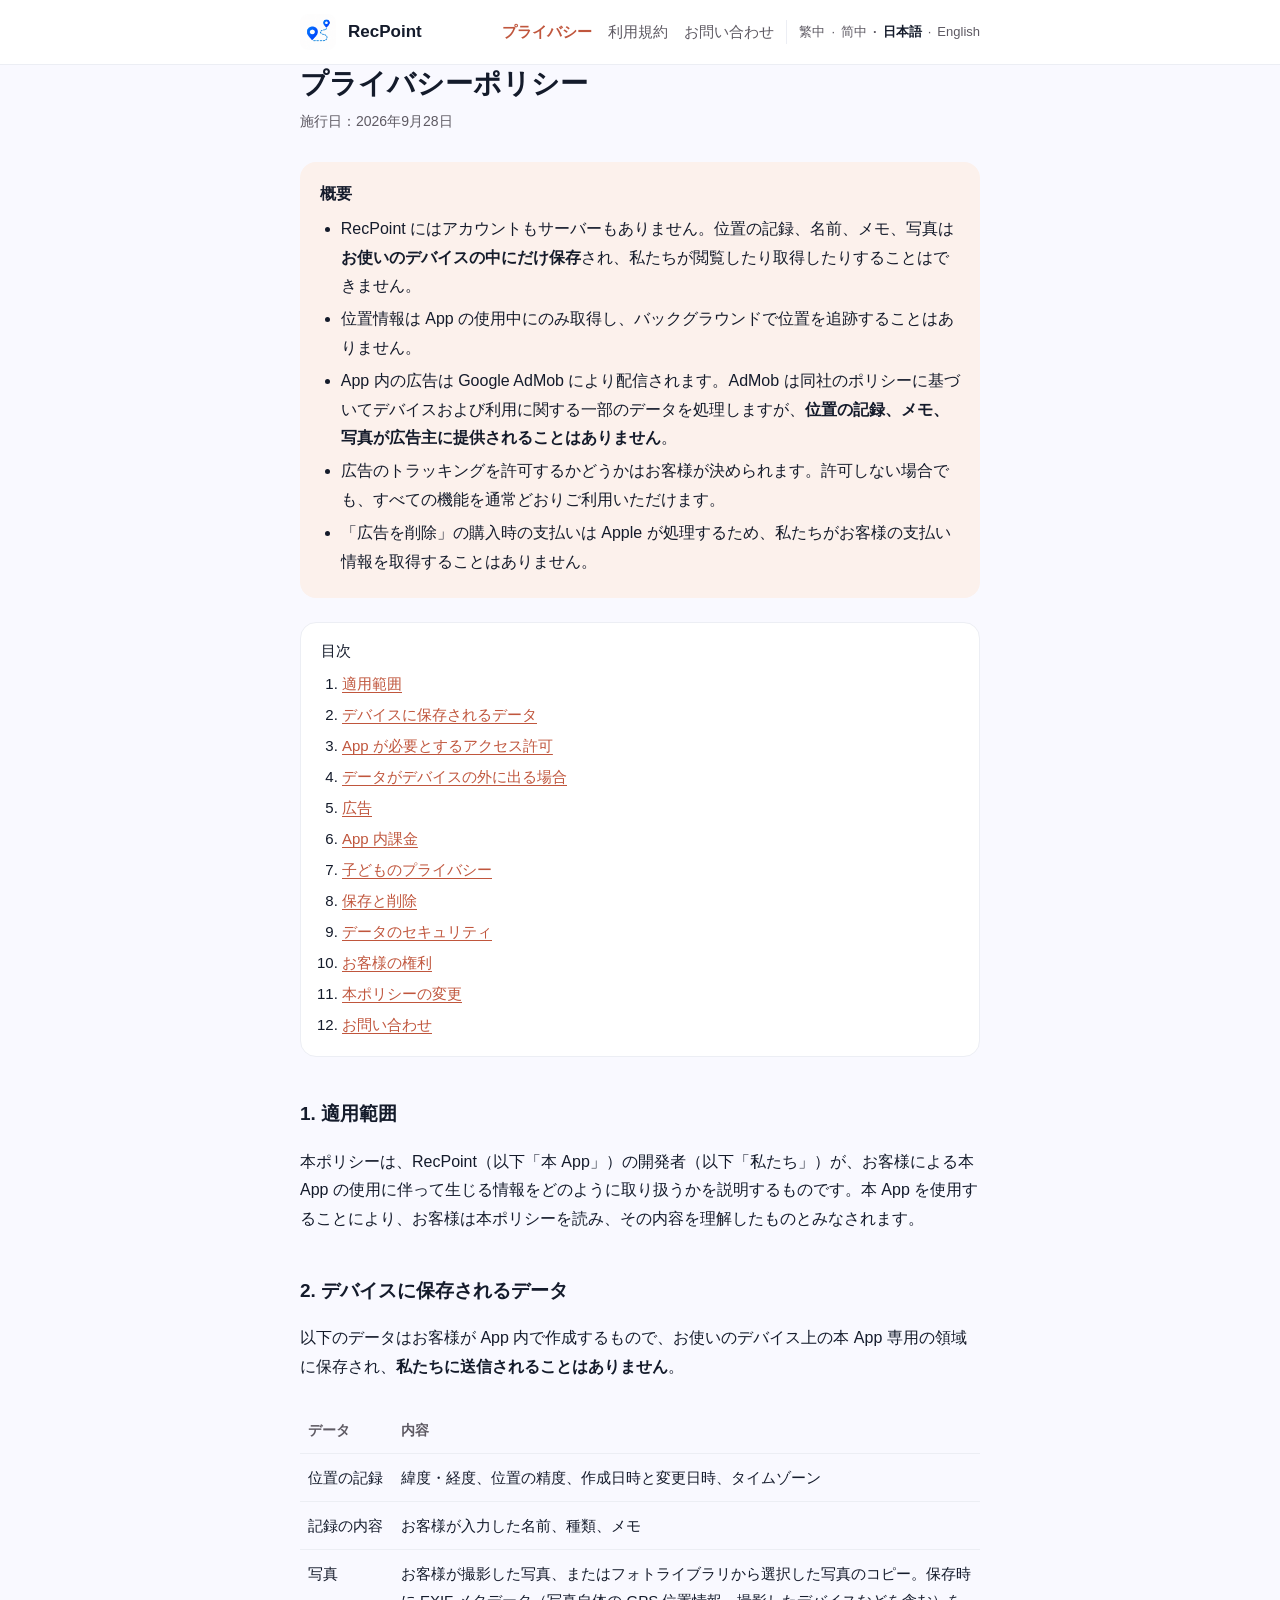
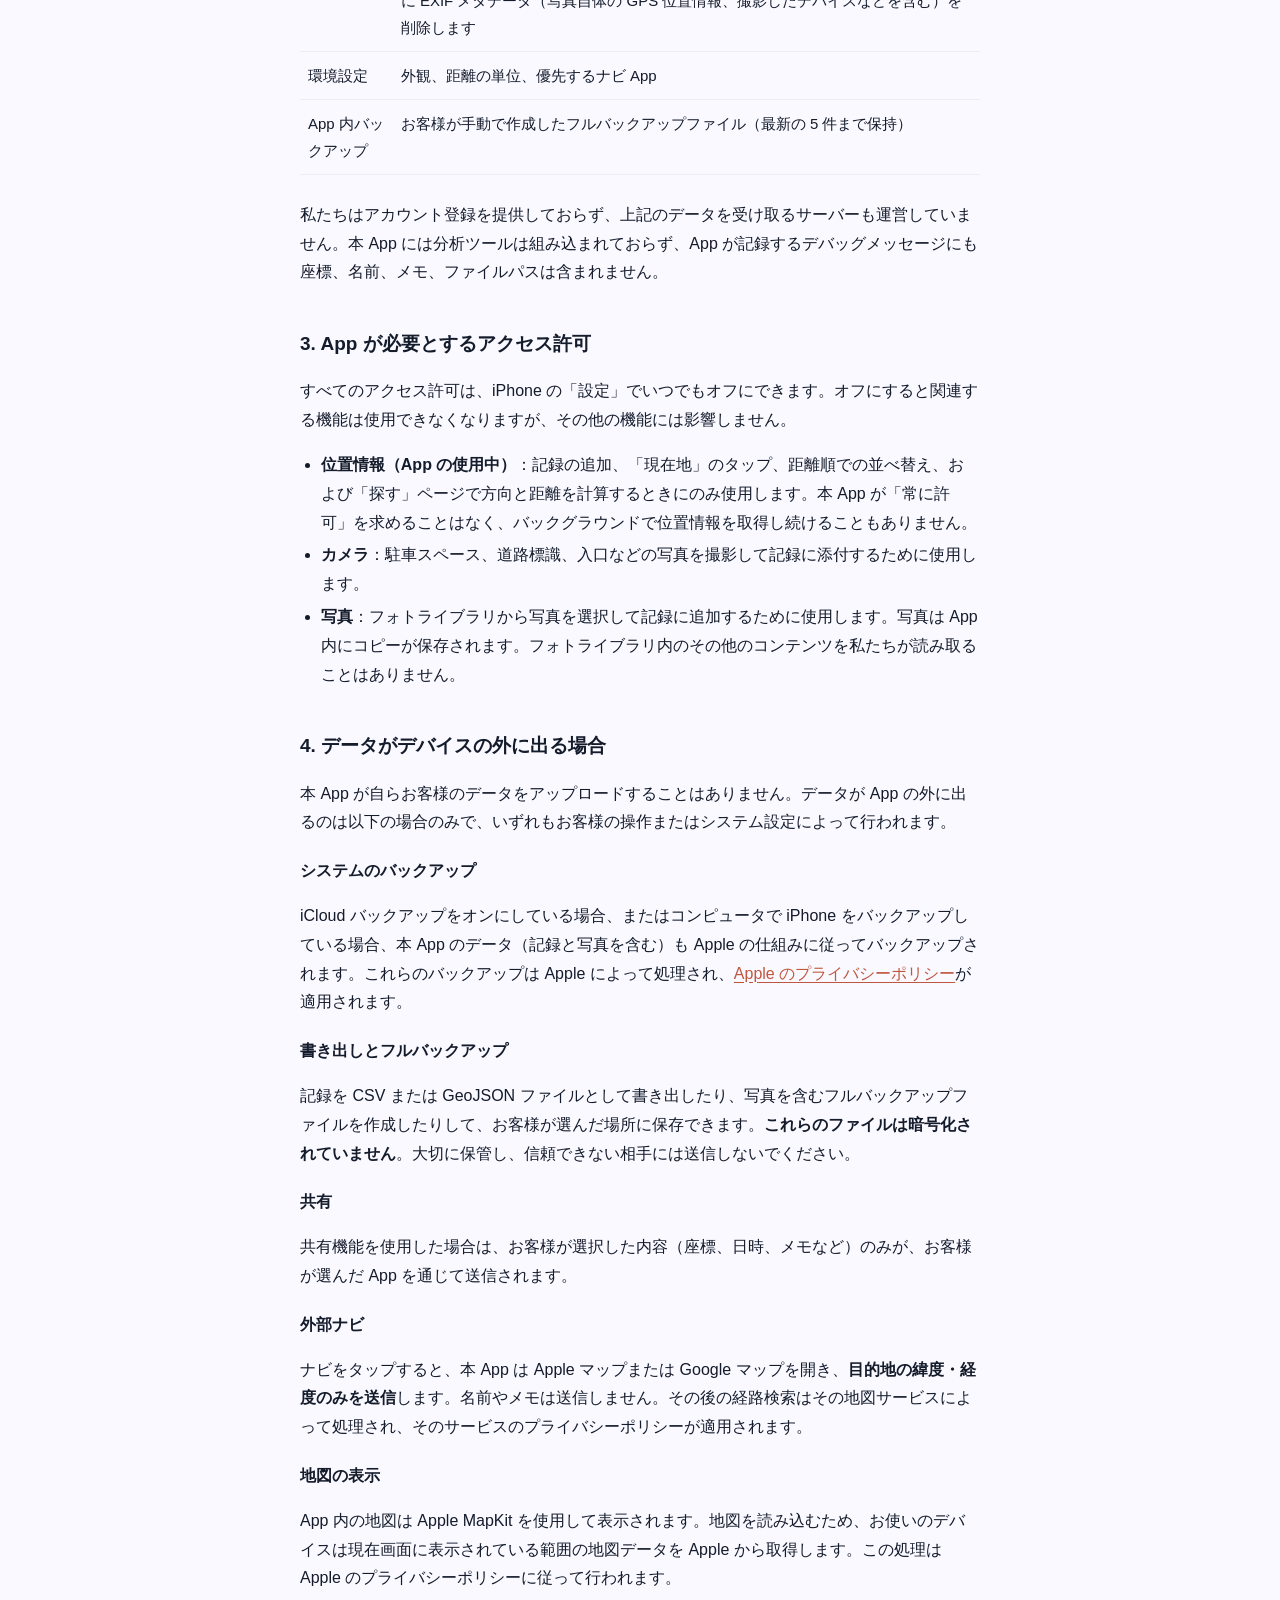
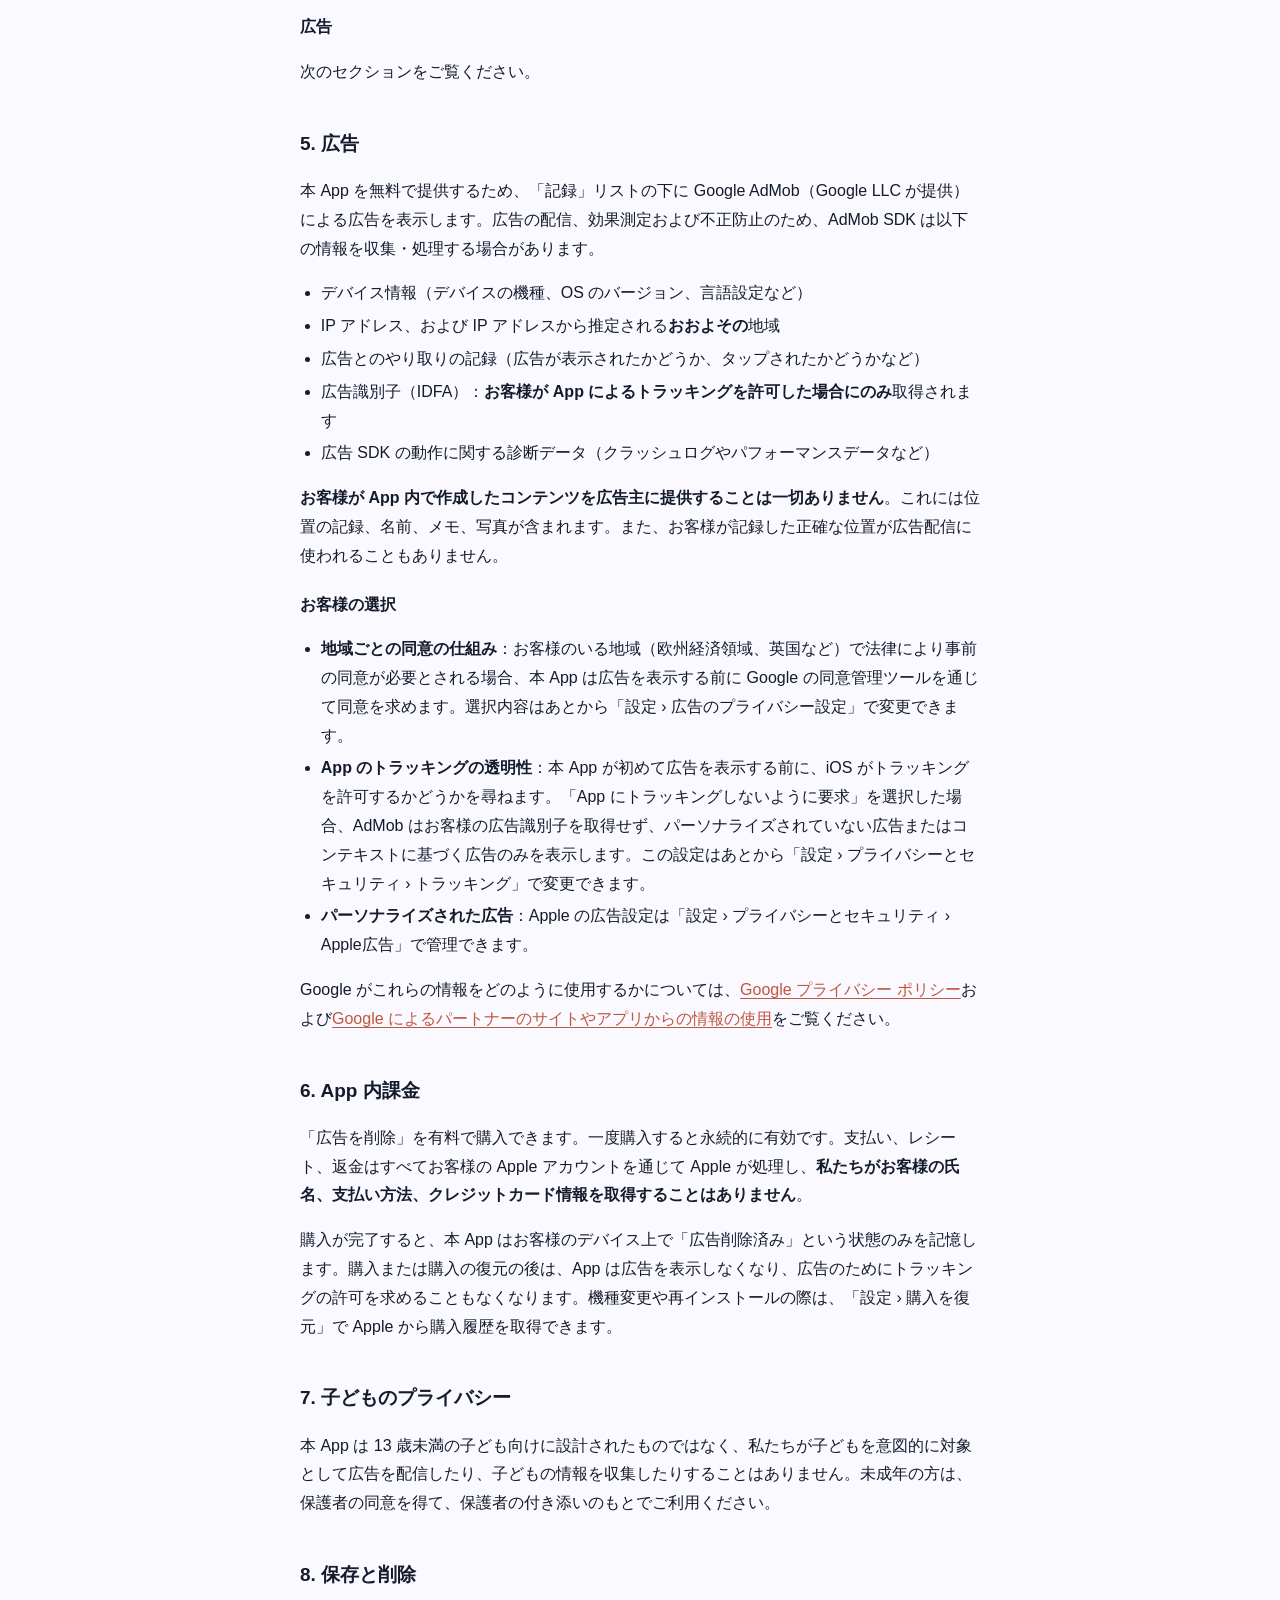
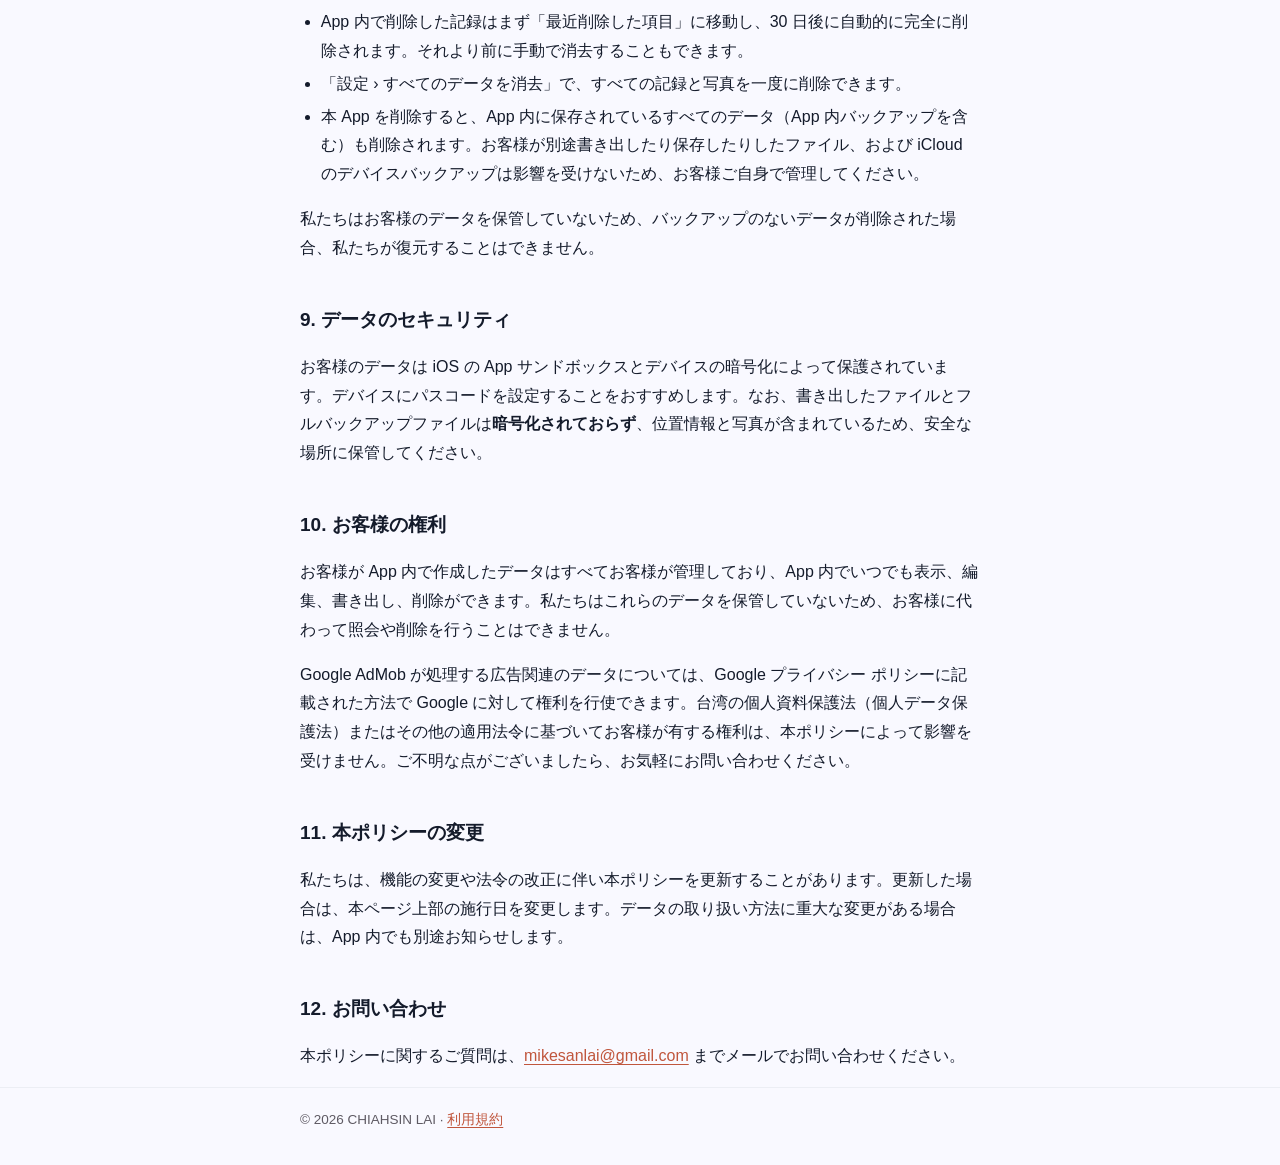
<file: ja/privacy.html>
<!DOCTYPE html>
<html lang="ja">
<head>
<meta charset="utf-8">
<meta name="viewport" content="width=device-width, initial-scale=1">
<title>プライバシーポリシー｜RecPoint</title>
<meta name="description" content="RecPoint のプライバシーポリシー：位置の記録と写真はお使いのデバイスの中にだけ保存されます。">
<link rel="icon" href="../icon.png">
<link rel="stylesheet" href="../style.css">
<link rel="alternate" hreflang="zh-Hant" href="https://mikellai.github.io/recpoint-legal/privacy.html">
<link rel="alternate" hreflang="zh-Hans" href="https://mikellai.github.io/recpoint-legal/zh-hans/privacy.html">
<link rel="alternate" hreflang="ja" href="https://mikellai.github.io/recpoint-legal/ja/privacy.html">
<link rel="alternate" hreflang="en" href="https://mikellai.github.io/recpoint-legal/en/privacy.html">
<link rel="alternate" hreflang="x-default" href="https://mikellai.github.io/recpoint-legal/en/privacy.html">
</head>
<body>
<header class="site">
  <div class="wrap">
    <img src="../icon.png" alt="">
    <a class="brand" href="./">RecPoint</a>
    <nav>
      <a href="privacy.html" aria-current="page">プライバシー</a>
      <a href="terms.html">利用規約</a>
      <a href="./#support">お問い合わせ</a>
    </nav>
    <nav class="lang-switch" aria-label="言語">
      <a href="../privacy.html" hreflang="zh-Hant" lang="zh-Hant">繁中</a>
      <a href="../zh-hans/privacy.html" hreflang="zh-Hans" lang="zh-Hans">简中</a>
      <a href="privacy.html" hreflang="ja" lang="ja" class="lang-current" aria-current="true">日本語</a>
      <a href="../en/privacy.html" hreflang="en" lang="en">English</a>
    </nav>
  </div>
</header>

<main class="wrap">
  <h1>プライバシーポリシー</h1>
  <p class="meta">施行日：2026年9月28日</p>

  <div class="summary">
    <p>概要</p>
    <ul>
      <li>RecPoint にはアカウントもサーバーもありません。位置の記録、名前、メモ、写真は<strong>お使いのデバイスの中にだけ保存</strong>され、私たちが閲覧したり取得したりすることはできません。</li>
      <li>位置情報は App の使用中にのみ取得し、バックグラウンドで位置を追跡することはありません。</li>
      <li>App 内の広告は Google AdMob により配信されます。AdMob は同社のポリシーに基づいてデバイスおよび利用に関する一部のデータを処理しますが、<strong>位置の記録、メモ、写真が広告主に提供されることはありません</strong>。</li>
      <li>広告のトラッキングを許可するかどうかはお客様が決められます。許可しない場合でも、すべての機能を通常どおりご利用いただけます。</li>
      <li>「広告を削除」の購入時の支払いは Apple が処理するため、私たちがお客様の支払い情報を取得することはありません。</li>
    </ul>
  </div>

  <nav class="toc" aria-label="目次">
    目次
    <ol>
      <li><a href="#scope">適用範囲</a></li>
      <li><a href="#on-device">デバイスに保存されるデータ</a></li>
      <li><a href="#permissions">App が必要とするアクセス許可</a></li>
      <li><a href="#leaves-device">データがデバイスの外に出る場合</a></li>
      <li><a href="#ads">広告</a></li>
      <li><a href="#purchases">App 内課金</a></li>
      <li><a href="#children">子どものプライバシー</a></li>
      <li><a href="#retention">保存と削除</a></li>
      <li><a href="#security">データのセキュリティ</a></li>
      <li><a href="#rights">お客様の権利</a></li>
      <li><a href="#changes">本ポリシーの変更</a></li>
      <li><a href="#contact">お問い合わせ</a></li>
    </ol>
  </nav>

  <h2 id="scope">1. 適用範囲</h2>
  <p>本ポリシーは、RecPoint（以下「本 App」）の開発者（以下「私たち」）が、お客様による本 App の使用に伴って生じる情報をどのように取り扱うかを説明するものです。本 App を使用することにより、お客様は本ポリシーを読み、その内容を理解したものとみなされます。</p>

  <h2 id="on-device">2. デバイスに保存されるデータ</h2>
  <p>以下のデータはお客様が App 内で作成するもので、お使いのデバイス上の本 App 専用の領域に保存され、<strong>私たちに送信されることはありません</strong>。</p>
  <div class="table-scroll">
  <table>
    <thead><tr><th>データ</th><th>内容</th></tr></thead>
    <tbody>
      <tr><td>位置の記録</td><td>緯度・経度、位置の精度、作成日時と変更日時、タイムゾーン</td></tr>
      <tr><td>記録の内容</td><td>お客様が入力した名前、種類、メモ</td></tr>
      <tr><td>写真</td><td>お客様が撮影した写真、またはフォトライブラリから選択した写真のコピー。保存時に EXIF メタデータ（写真自体の GPS 位置情報、撮影したデバイスなどを含む）を削除します</td></tr>
      <tr><td>環境設定</td><td>外観、距離の単位、優先するナビ App</td></tr>
      <tr><td>App 内バックアップ</td><td>お客様が手動で作成したフルバックアップファイル（最新の 5 件まで保持）</td></tr>
    </tbody>
  </table>
  </div>
  <p>私たちはアカウント登録を提供しておらず、上記のデータを受け取るサーバーも運営していません。本 App には分析ツールは組み込まれておらず、App が記録するデバッグメッセージにも座標、名前、メモ、ファイルパスは含まれません。</p>

  <h2 id="permissions">3. App が必要とするアクセス許可</h2>
  <p>すべてのアクセス許可は、iPhone の「設定」でいつでもオフにできます。オフにすると関連する機能は使用できなくなりますが、その他の機能には影響しません。</p>
  <ul>
    <li><strong>位置情報（App の使用中）</strong>：記録の追加、「現在地」のタップ、距離順での並べ替え、および「探す」ページで方向と距離を計算するときにのみ使用します。本 App が「常に許可」を求めることはなく、バックグラウンドで位置情報を取得し続けることもありません。</li>
    <li><strong>カメラ</strong>：駐車スペース、道路標識、入口などの写真を撮影して記録に添付するために使用します。</li>
    <li><strong>写真</strong>：フォトライブラリから写真を選択して記録に追加するために使用します。写真は App 内にコピーが保存されます。フォトライブラリ内のその他のコンテンツを私たちが読み取ることはありません。</li>
  </ul>

  <h2 id="leaves-device">4. データがデバイスの外に出る場合</h2>
  <p>本 App が自らお客様のデータをアップロードすることはありません。データが App の外に出るのは以下の場合のみで、いずれもお客様の操作またはシステム設定によって行われます。</p>
  <h3>システムのバックアップ</h3>
  <p>iCloud バックアップをオンにしている場合、またはコンピュータで iPhone をバックアップしている場合、本 App のデータ（記録と写真を含む）も Apple の仕組みに従ってバックアップされます。これらのバックアップは Apple によって処理され、<a href="https://www.apple.com/jp/legal/privacy/" rel="noopener">Apple のプライバシーポリシー</a>が適用されます。</p>
  <h3>書き出しとフルバックアップ</h3>
  <p>記録を CSV または GeoJSON ファイルとして書き出したり、写真を含むフルバックアップファイルを作成したりして、お客様が選んだ場所に保存できます。<strong>これらのファイルは暗号化されていません</strong>。大切に保管し、信頼できない相手には送信しないでください。</p>
  <h3>共有</h3>
  <p>共有機能を使用した場合は、お客様が選択した内容（座標、日時、メモなど）のみが、お客様が選んだ App を通じて送信されます。</p>
  <h3>外部ナビ</h3>
  <p>ナビをタップすると、本 App は Apple マップまたは Google マップを開き、<strong>目的地の緯度・経度のみを送信</strong>します。名前やメモは送信しません。その後の経路検索はその地図サービスによって処理され、そのサービスのプライバシーポリシーが適用されます。</p>
  <h3>地図の表示</h3>
  <p>App 内の地図は Apple MapKit を使用して表示されます。地図を読み込むため、お使いのデバイスは現在画面に表示されている範囲の地図データを Apple から取得します。この処理は Apple のプライバシーポリシーに従って行われます。</p>
  <h3>広告</h3>
  <p>次のセクションをご覧ください。</p>

  <h2 id="ads">5. 広告</h2>
  <p>本 App を無料で提供するため、「記録」リストの下に Google AdMob（Google LLC が提供）による広告を表示します。広告の配信、効果測定および不正防止のため、AdMob SDK は以下の情報を収集・処理する場合があります。</p>
  <ul>
    <li>デバイス情報（デバイスの機種、OS のバージョン、言語設定など）</li>
    <li>IP アドレス、および IP アドレスから推定される<strong>おおよその</strong>地域</li>
    <li>広告とのやり取りの記録（広告が表示されたかどうか、タップされたかどうかなど）</li>
    <li>広告識別子（IDFA）：<strong>お客様が App によるトラッキングを許可した場合にのみ</strong>取得されます</li>
    <li>広告 SDK の動作に関する診断データ（クラッシュログやパフォーマンスデータなど）</li>
  </ul>
  <p><strong>お客様が App 内で作成したコンテンツを広告主に提供することは一切ありません</strong>。これには位置の記録、名前、メモ、写真が含まれます。また、お客様が記録した正確な位置が広告配信に使われることもありません。</p>
  <h3>お客様の選択</h3>
  <ul>
    <li><strong>地域ごとの同意の仕組み</strong>：お客様のいる地域（欧州経済領域、英国など）で法律により事前の同意が必要とされる場合、本 App は広告を表示する前に Google の同意管理ツールを通じて同意を求めます。選択内容はあとから「設定 › 広告のプライバシー設定」で変更できます。</li>
    <li><strong>App のトラッキングの透明性</strong>：本 App が初めて広告を表示する前に、iOS がトラッキングを許可するかどうかを尋ねます。「App にトラッキングしないように要求」を選択した場合、AdMob はお客様の広告識別子を取得せず、パーソナライズされていない広告またはコンテキストに基づく広告のみを表示します。この設定はあとから「設定 › プライバシーとセキュリティ › トラッキング」で変更できます。</li>
    <li><strong>パーソナライズされた広告</strong>：Apple の広告設定は「設定 › プライバシーとセキュリティ › Apple広告」で管理できます。</li>
  </ul>
  <p>Google がこれらの情報をどのように使用するかについては、<a href="https://policies.google.com/privacy?hl=ja" rel="noopener">Google プライバシー ポリシー</a>および<a href="https://policies.google.com/technologies/partner-sites?hl=ja" rel="noopener">Google によるパートナーのサイトやアプリからの情報の使用</a>をご覧ください。</p>

  <h2 id="purchases">6. App 内課金</h2>
  <p>「広告を削除」を有料で購入できます。一度購入すると永続的に有効です。支払い、レシート、返金はすべてお客様の Apple アカウントを通じて Apple が処理し、<strong>私たちがお客様の氏名、支払い方法、クレジットカード情報を取得することはありません</strong>。</p>
  <p>購入が完了すると、本 App はお客様のデバイス上で「広告削除済み」という状態のみを記憶します。購入または購入の復元の後は、App は広告を表示しなくなり、広告のためにトラッキングの許可を求めることもなくなります。機種変更や再インストールの際は、「設定 › 購入を復元」で Apple から購入履歴を取得できます。</p>

  <h2 id="children">7. 子どものプライバシー</h2>
  <p>本 App は 13 歳未満の子ども向けに設計されたものではなく、私たちが子どもを意図的に対象として広告を配信したり、子どもの情報を収集したりすることはありません。未成年の方は、保護者の同意を得て、保護者の付き添いのもとでご利用ください。</p>

  <h2 id="retention">8. 保存と削除</h2>
  <ul>
    <li>App 内で削除した記録はまず「最近削除した項目」に移動し、30 日後に自動的に完全に削除されます。それより前に手動で消去することもできます。</li>
    <li>「設定 › すべてのデータを消去」で、すべての記録と写真を一度に削除できます。</li>
    <li>本 App を削除すると、App 内に保存されているすべてのデータ（App 内バックアップを含む）も削除されます。お客様が別途書き出したり保存したりしたファイル、および iCloud のデバイスバックアップは影響を受けないため、お客様ご自身で管理してください。</li>
  </ul>
  <p>私たちはお客様のデータを保管していないため、バックアップのないデータが削除された場合、私たちが復元することはできません。</p>

  <h2 id="security">9. データのセキュリティ</h2>
  <p>お客様のデータは iOS の App サンドボックスとデバイスの暗号化によって保護されています。デバイスにパスコードを設定することをおすすめします。なお、書き出したファイルとフルバックアップファイルは<strong>暗号化されておらず</strong>、位置情報と写真が含まれているため、安全な場所に保管してください。</p>

  <h2 id="rights">10. お客様の権利</h2>
  <p>お客様が App 内で作成したデータはすべてお客様が管理しており、App 内でいつでも表示、編集、書き出し、削除ができます。私たちはこれらのデータを保管していないため、お客様に代わって照会や削除を行うことはできません。</p>
  <p>Google AdMob が処理する広告関連のデータについては、Google プライバシー ポリシーに記載された方法で Google に対して権利を行使できます。台湾の個人資料保護法（個人データ保護法）またはその他の適用法令に基づいてお客様が有する権利は、本ポリシーによって影響を受けません。ご不明な点がございましたら、お気軽にお問い合わせください。</p>

  <h2 id="changes">11. 本ポリシーの変更</h2>
  <p>私たちは、機能の変更や法令の改正に伴い本ポリシーを更新することがあります。更新した場合は、本ページ上部の施行日を変更します。データの取り扱い方法に重大な変更がある場合は、App 内でも別途お知らせします。</p>

  <h2 id="contact">12. お問い合わせ</h2>
  <p>本ポリシーに関するご質問は、<a href="mailto:mikesanlai@gmail.com">mikesanlai@gmail.com</a> までメールでお問い合わせください。</p>
</main>

<footer>
  <div class="wrap">© 2026 CHIAHSIN LAI · <a href="terms.html">利用規約</a></div>
</footer>
</body>
</html>
</file>
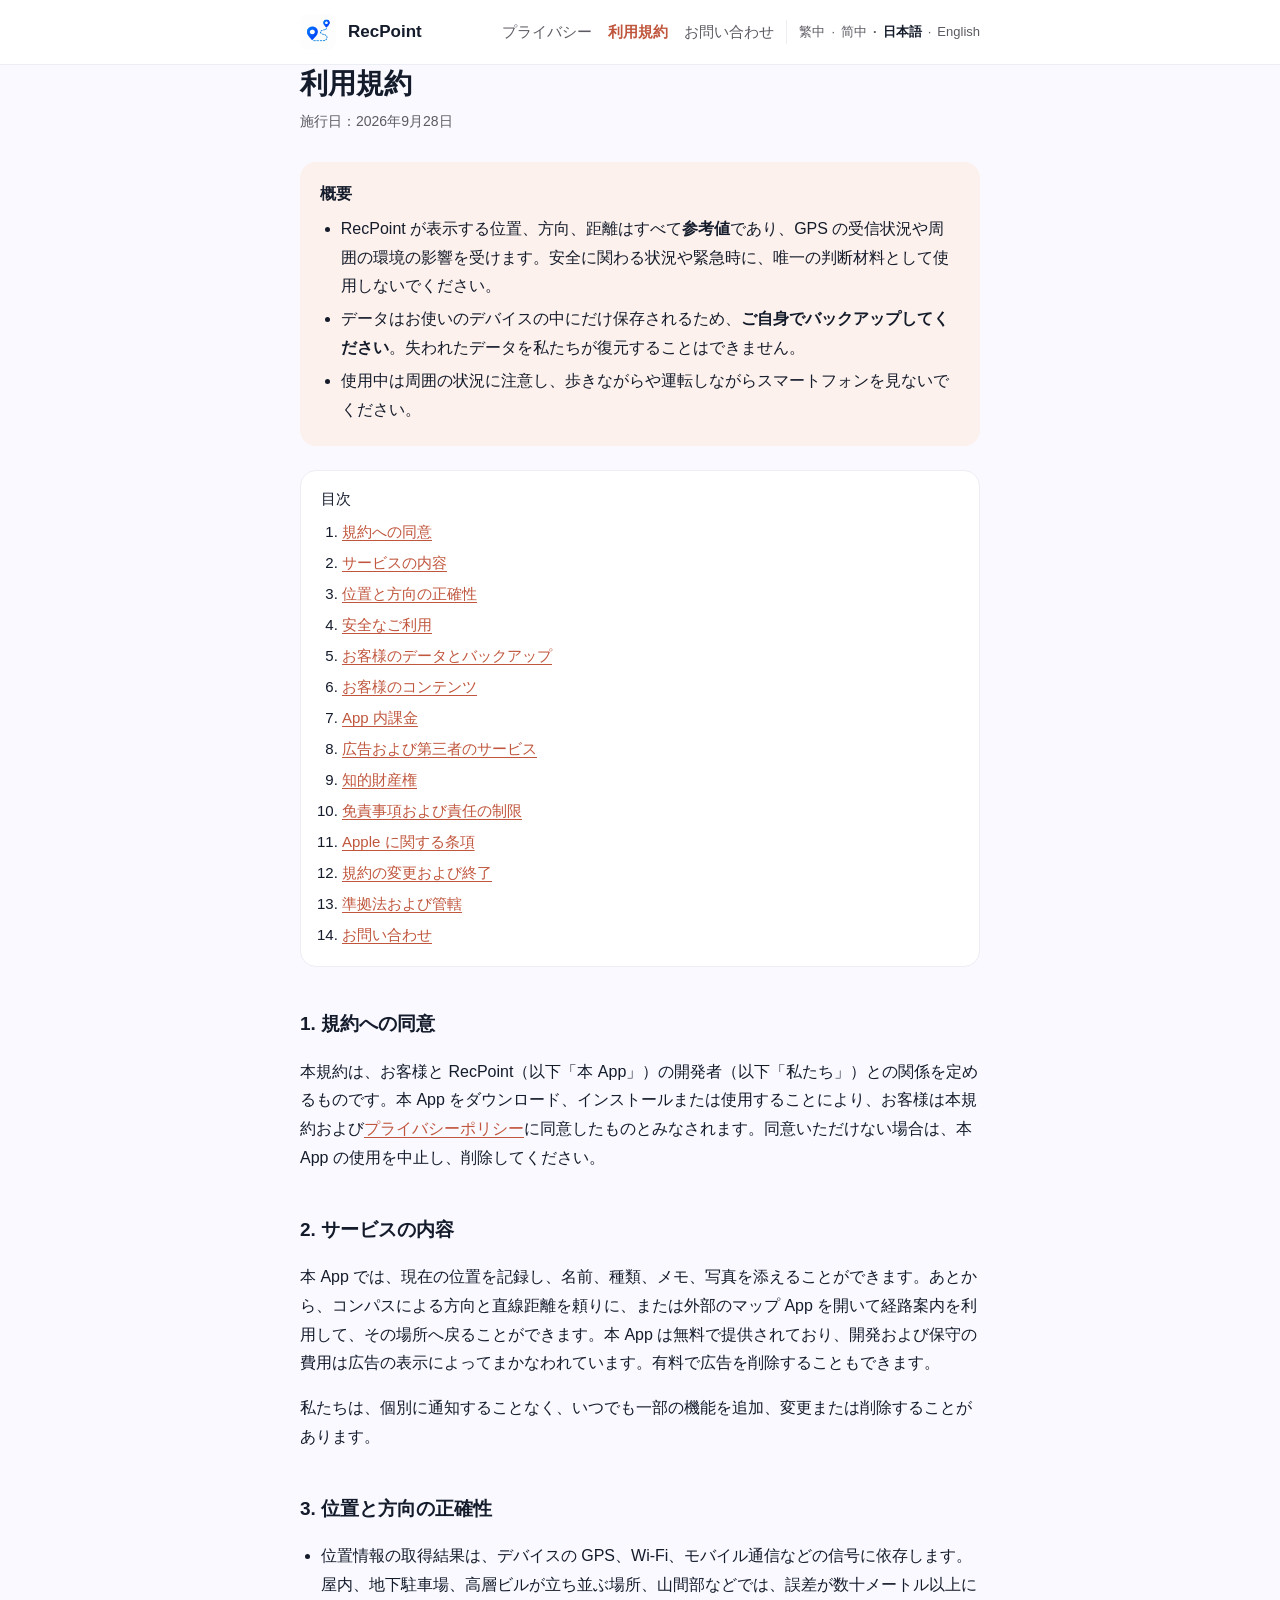
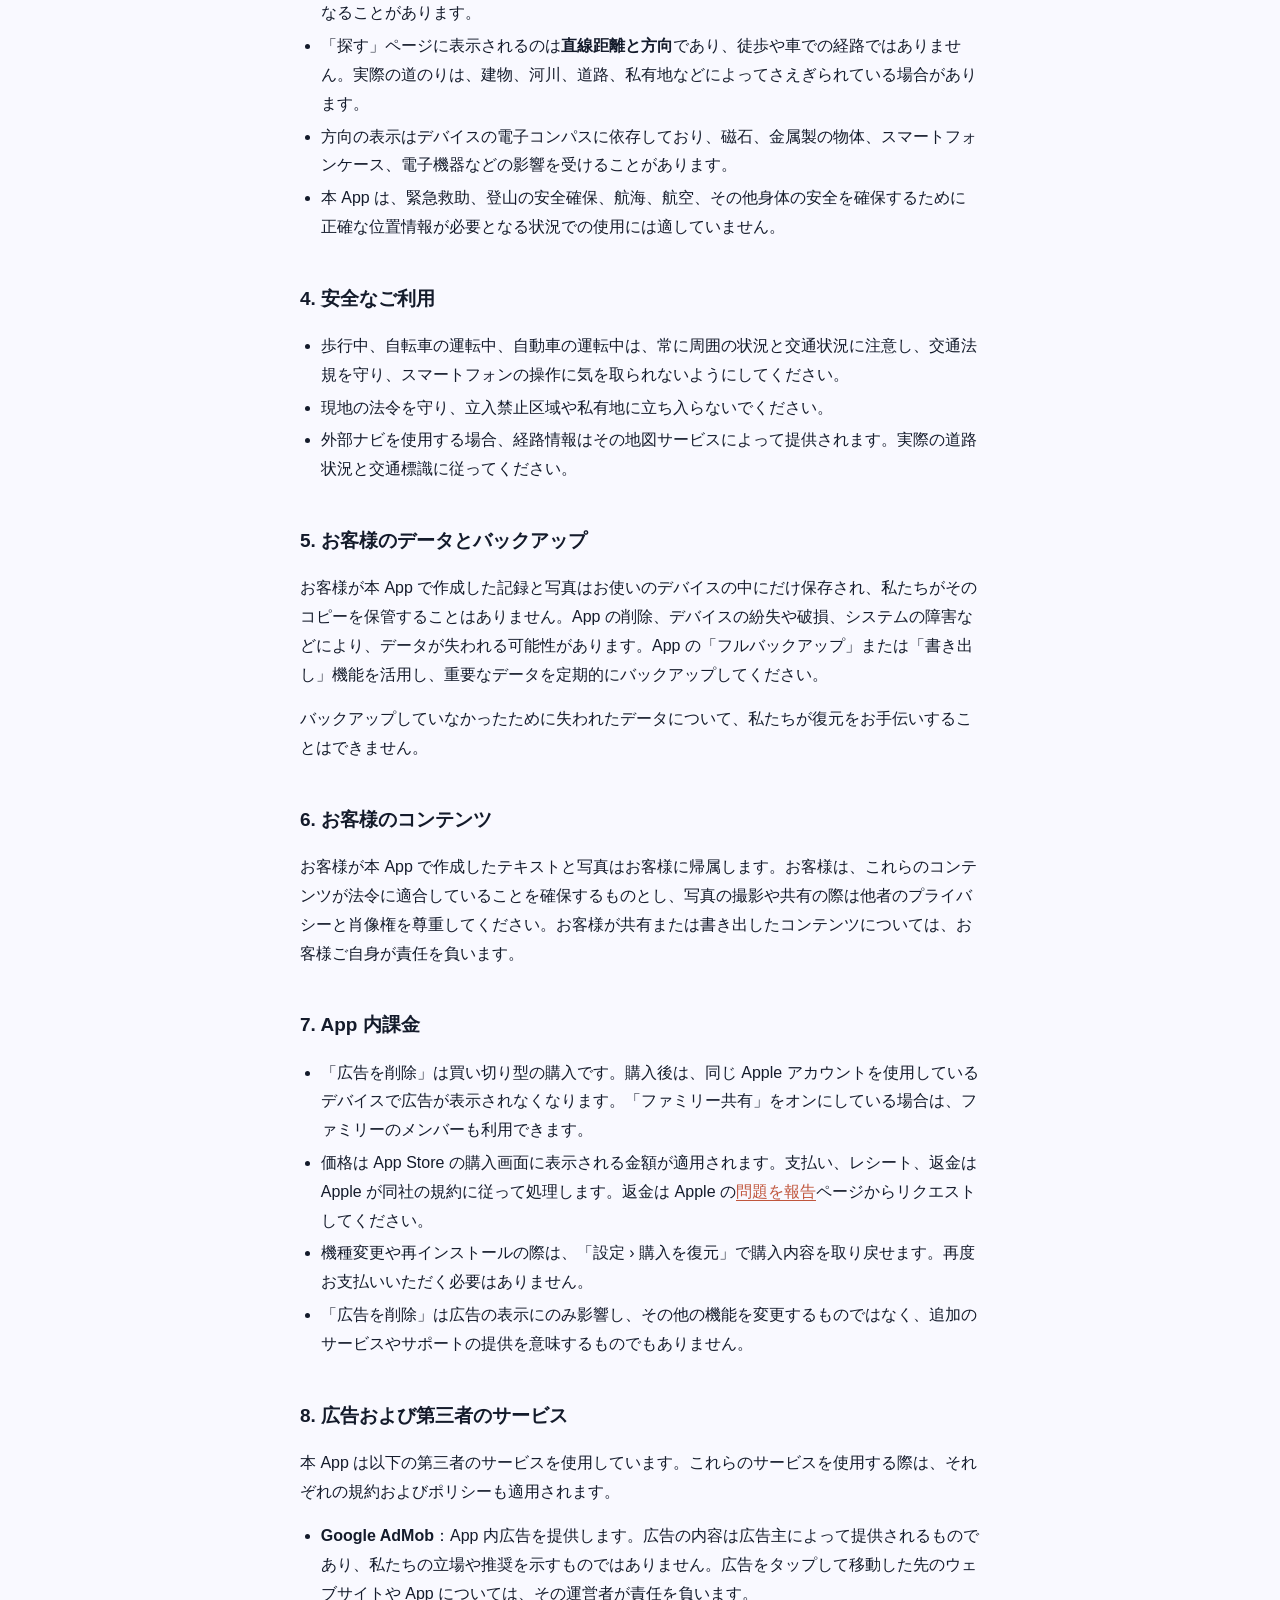
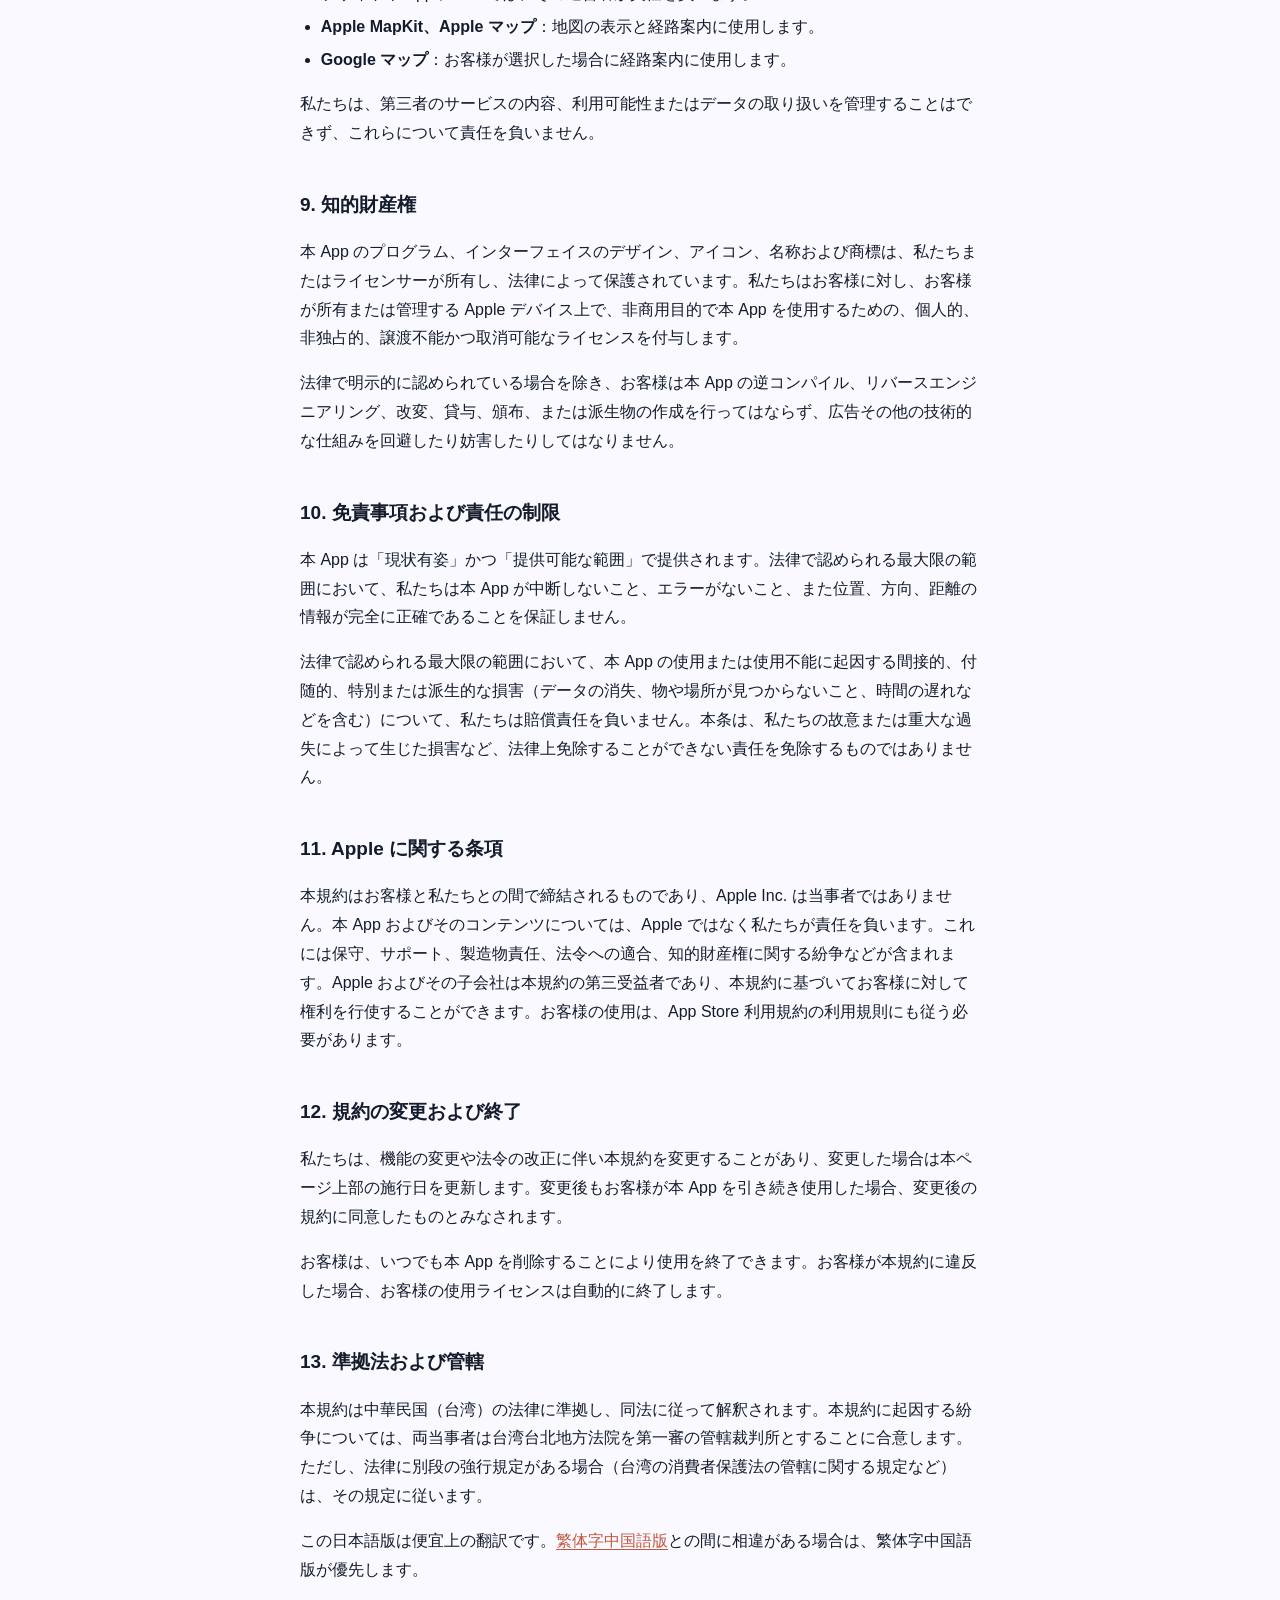
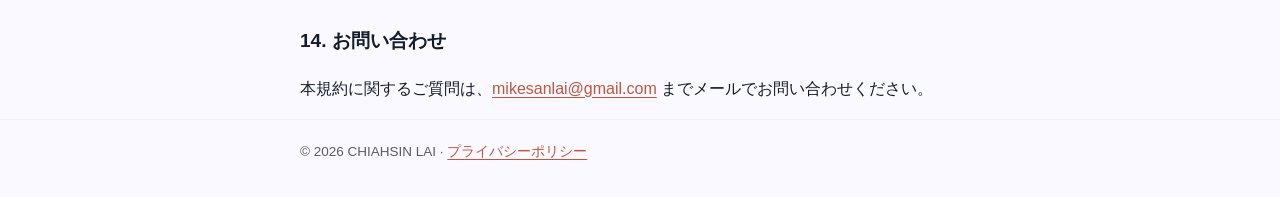
<file: ja/terms.html>
<!DOCTYPE html>
<html lang="ja">
<head>
<meta charset="utf-8">
<meta name="viewport" content="width=device-width, initial-scale=1">
<title>利用規約｜RecPoint</title>
<meta name="description" content="RecPoint の利用規約。">
<link rel="icon" href="../icon.png">
<link rel="stylesheet" href="../style.css">
<link rel="alternate" hreflang="zh-Hant" href="https://mikellai.github.io/recpoint-legal/terms.html">
<link rel="alternate" hreflang="zh-Hans" href="https://mikellai.github.io/recpoint-legal/zh-hans/terms.html">
<link rel="alternate" hreflang="ja" href="https://mikellai.github.io/recpoint-legal/ja/terms.html">
<link rel="alternate" hreflang="en" href="https://mikellai.github.io/recpoint-legal/en/terms.html">
<link rel="alternate" hreflang="x-default" href="https://mikellai.github.io/recpoint-legal/en/terms.html">
</head>
<body>
<header class="site">
  <div class="wrap">
    <img src="../icon.png" alt="">
    <a class="brand" href="./">RecPoint</a>
    <nav>
      <a href="privacy.html">プライバシー</a>
      <a href="terms.html" aria-current="page">利用規約</a>
      <a href="./#support">お問い合わせ</a>
    </nav>
    <nav class="lang-switch" aria-label="言語">
      <a href="../terms.html" hreflang="zh-Hant" lang="zh-Hant">繁中</a>
      <a href="../zh-hans/terms.html" hreflang="zh-Hans" lang="zh-Hans">简中</a>
      <a href="terms.html" hreflang="ja" lang="ja" class="lang-current" aria-current="true">日本語</a>
      <a href="../en/terms.html" hreflang="en" lang="en">English</a>
    </nav>
  </div>
</header>

<main class="wrap">
  <h1>利用規約</h1>
  <p class="meta">施行日：2026年9月28日</p>

  <div class="summary">
    <p>概要</p>
    <ul>
      <li>RecPoint が表示する位置、方向、距離はすべて<strong>参考値</strong>であり、GPS の受信状況や周囲の環境の影響を受けます。安全に関わる状況や緊急時に、唯一の判断材料として使用しないでください。</li>
      <li>データはお使いのデバイスの中にだけ保存されるため、<strong>ご自身でバックアップしてください</strong>。失われたデータを私たちが復元することはできません。</li>
      <li>使用中は周囲の状況に注意し、歩きながらや運転しながらスマートフォンを見ないでください。</li>
    </ul>
  </div>

  <nav class="toc" aria-label="目次">
    目次
    <ol>
      <li><a href="#accept">規約への同意</a></li>
      <li><a href="#service">サービスの内容</a></li>
      <li><a href="#accuracy">位置と方向の正確性</a></li>
      <li><a href="#safety">安全なご利用</a></li>
      <li><a href="#data">お客様のデータとバックアップ</a></li>
      <li><a href="#content">お客様のコンテンツ</a></li>
      <li><a href="#purchases">App 内課金</a></li>
      <li><a href="#third-party">広告および第三者のサービス</a></li>
      <li><a href="#ip">知的財産権</a></li>
      <li><a href="#disclaimer">免責事項および責任の制限</a></li>
      <li><a href="#apple">Apple に関する条項</a></li>
      <li><a href="#changes">規約の変更および終了</a></li>
      <li><a href="#law">準拠法および管轄</a></li>
      <li><a href="#contact">お問い合わせ</a></li>
    </ol>
  </nav>

  <h2 id="accept">1. 規約への同意</h2>
  <p>本規約は、お客様と RecPoint（以下「本 App」）の開発者（以下「私たち」）との関係を定めるものです。本 App をダウンロード、インストールまたは使用することにより、お客様は本規約および<a href="privacy.html">プライバシーポリシー</a>に同意したものとみなされます。同意いただけない場合は、本 App の使用を中止し、削除してください。</p>

  <h2 id="service">2. サービスの内容</h2>
  <p>本 App では、現在の位置を記録し、名前、種類、メモ、写真を添えることができます。あとから、コンパスによる方向と直線距離を頼りに、または外部のマップ App を開いて経路案内を利用して、その場所へ戻ることができます。本 App は無料で提供されており、開発および保守の費用は広告の表示によってまかなわれています。有料で広告を削除することもできます。</p>
  <p>私たちは、個別に通知することなく、いつでも一部の機能を追加、変更または削除することがあります。</p>

  <h2 id="accuracy">3. 位置と方向の正確性</h2>
  <ul>
    <li>位置情報の取得結果は、デバイスの GPS、Wi-Fi、モバイル通信などの信号に依存します。屋内、地下駐車場、高層ビルが立ち並ぶ場所、山間部などでは、誤差が数十メートル以上になることがあります。</li>
    <li>「探す」ページに表示されるのは<strong>直線距離と方向</strong>であり、徒歩や車での経路ではありません。実際の道のりは、建物、河川、道路、私有地などによってさえぎられている場合があります。</li>
    <li>方向の表示はデバイスの電子コンパスに依存しており、磁石、金属製の物体、スマートフォンケース、電子機器などの影響を受けることがあります。</li>
    <li>本 App は、緊急救助、登山の安全確保、航海、航空、その他身体の安全を確保するために正確な位置情報が必要となる状況での使用には適していません。</li>
  </ul>

  <h2 id="safety">4. 安全なご利用</h2>
  <ul>
    <li>歩行中、自転車の運転中、自動車の運転中は、常に周囲の状況と交通状況に注意し、交通法規を守り、スマートフォンの操作に気を取られないようにしてください。</li>
    <li>現地の法令を守り、立入禁止区域や私有地に立ち入らないでください。</li>
    <li>外部ナビを使用する場合、経路情報はその地図サービスによって提供されます。実際の道路状況と交通標識に従ってください。</li>
  </ul>

  <h2 id="data">5. お客様のデータとバックアップ</h2>
  <p>お客様が本 App で作成した記録と写真はお使いのデバイスの中にだけ保存され、私たちがそのコピーを保管することはありません。App の削除、デバイスの紛失や破損、システムの障害などにより、データが失われる可能性があります。App の「フルバックアップ」または「書き出し」機能を活用し、重要なデータを定期的にバックアップしてください。</p>
  <p>バックアップしていなかったために失われたデータについて、私たちが復元をお手伝いすることはできません。</p>

  <h2 id="content">6. お客様のコンテンツ</h2>
  <p>お客様が本 App で作成したテキストと写真はお客様に帰属します。お客様は、これらのコンテンツが法令に適合していることを確保するものとし、写真の撮影や共有の際は他者のプライバシーと肖像権を尊重してください。お客様が共有または書き出したコンテンツについては、お客様ご自身が責任を負います。</p>

  <h2 id="purchases">7. App 内課金</h2>
  <ul>
    <li>「広告を削除」は買い切り型の購入です。購入後は、同じ Apple アカウントを使用しているデバイスで広告が表示されなくなります。「ファミリー共有」をオンにしている場合は、ファミリーのメンバーも利用できます。</li>
    <li>価格は App Store の購入画面に表示される金額が適用されます。支払い、レシート、返金は Apple が同社の規約に従って処理します。返金は Apple の<a href="https://reportaproblem.apple.com/" rel="noopener">問題を報告</a>ページからリクエストしてください。</li>
    <li>機種変更や再インストールの際は、「設定 › 購入を復元」で購入内容を取り戻せます。再度お支払いいただく必要はありません。</li>
    <li>「広告を削除」は広告の表示にのみ影響し、その他の機能を変更するものではなく、追加のサービスやサポートの提供を意味するものでもありません。</li>
  </ul>

  <h2 id="third-party">8. 広告および第三者のサービス</h2>
  <p>本 App は以下の第三者のサービスを使用しています。これらのサービスを使用する際は、それぞれの規約およびポリシーも適用されます。</p>
  <ul>
    <li><strong>Google AdMob</strong>：App 内広告を提供します。広告の内容は広告主によって提供されるものであり、私たちの立場や推奨を示すものではありません。広告をタップして移動した先のウェブサイトや App については、その運営者が責任を負います。</li>
    <li><strong>Apple MapKit、Apple マップ</strong>：地図の表示と経路案内に使用します。</li>
    <li><strong>Google マップ</strong>：お客様が選択した場合に経路案内に使用します。</li>
  </ul>
  <p>私たちは、第三者のサービスの内容、利用可能性またはデータの取り扱いを管理することはできず、これらについて責任を負いません。</p>

  <h2 id="ip">9. 知的財産権</h2>
  <p>本 App のプログラム、インターフェイスのデザイン、アイコン、名称および商標は、私たちまたはライセンサーが所有し、法律によって保護されています。私たちはお客様に対し、お客様が所有または管理する Apple デバイス上で、非商用目的で本 App を使用するための、個人的、非独占的、譲渡不能かつ取消可能なライセンスを付与します。</p>
  <p>法律で明示的に認められている場合を除き、お客様は本 App の逆コンパイル、リバースエンジニアリング、改変、貸与、頒布、または派生物の作成を行ってはならず、広告その他の技術的な仕組みを回避したり妨害したりしてはなりません。</p>

  <h2 id="disclaimer">10. 免責事項および責任の制限</h2>
  <p>本 App は「現状有姿」かつ「提供可能な範囲」で提供されます。法律で認められる最大限の範囲において、私たちは本 App が中断しないこと、エラーがないこと、また位置、方向、距離の情報が完全に正確であることを保証しません。</p>
  <p>法律で認められる最大限の範囲において、本 App の使用または使用不能に起因する間接的、付随的、特別または派生的な損害（データの消失、物や場所が見つからないこと、時間の遅れなどを含む）について、私たちは賠償責任を負いません。本条は、私たちの故意または重大な過失によって生じた損害など、法律上免除することができない責任を免除するものではありません。</p>

  <h2 id="apple">11. Apple に関する条項</h2>
  <p>本規約はお客様と私たちとの間で締結されるものであり、Apple Inc. は当事者ではありません。本 App およびそのコンテンツについては、Apple ではなく私たちが責任を負います。これには保守、サポート、製造物責任、法令への適合、知的財産権に関する紛争などが含まれます。Apple およびその子会社は本規約の第三受益者であり、本規約に基づいてお客様に対して権利を行使することができます。お客様の使用は、App Store 利用規約の利用規則にも従う必要があります。</p>

  <h2 id="changes">12. 規約の変更および終了</h2>
  <p>私たちは、機能の変更や法令の改正に伴い本規約を変更することがあり、変更した場合は本ページ上部の施行日を更新します。変更後もお客様が本 App を引き続き使用した場合、変更後の規約に同意したものとみなされます。</p>
  <p>お客様は、いつでも本 App を削除することにより使用を終了できます。お客様が本規約に違反した場合、お客様の使用ライセンスは自動的に終了します。</p>

  <h2 id="law">13. 準拠法および管轄</h2>
  <p>本規約は中華民国（台湾）の法律に準拠し、同法に従って解釈されます。本規約に起因する紛争については、両当事者は台湾台北地方法院を第一審の管轄裁判所とすることに合意します。ただし、法律に別段の強行規定がある場合（台湾の消費者保護法の管轄に関する規定など）は、その規定に従います。</p>
  <p>この日本語版は便宜上の翻訳です。<a href="../terms.html">繁体字中国語版</a>との間に相違がある場合は、繁体字中国語版が優先します。</p>

  <h2 id="contact">14. お問い合わせ</h2>
  <p>本規約に関するご質問は、<a href="mailto:mikesanlai@gmail.com">mikesanlai@gmail.com</a> までメールでお問い合わせください。</p>
</main>

<footer>
  <div class="wrap">© 2026 CHIAHSIN LAI · <a href="privacy.html">プライバシーポリシー</a></div>
</footer>
</body>
</html>
</file>
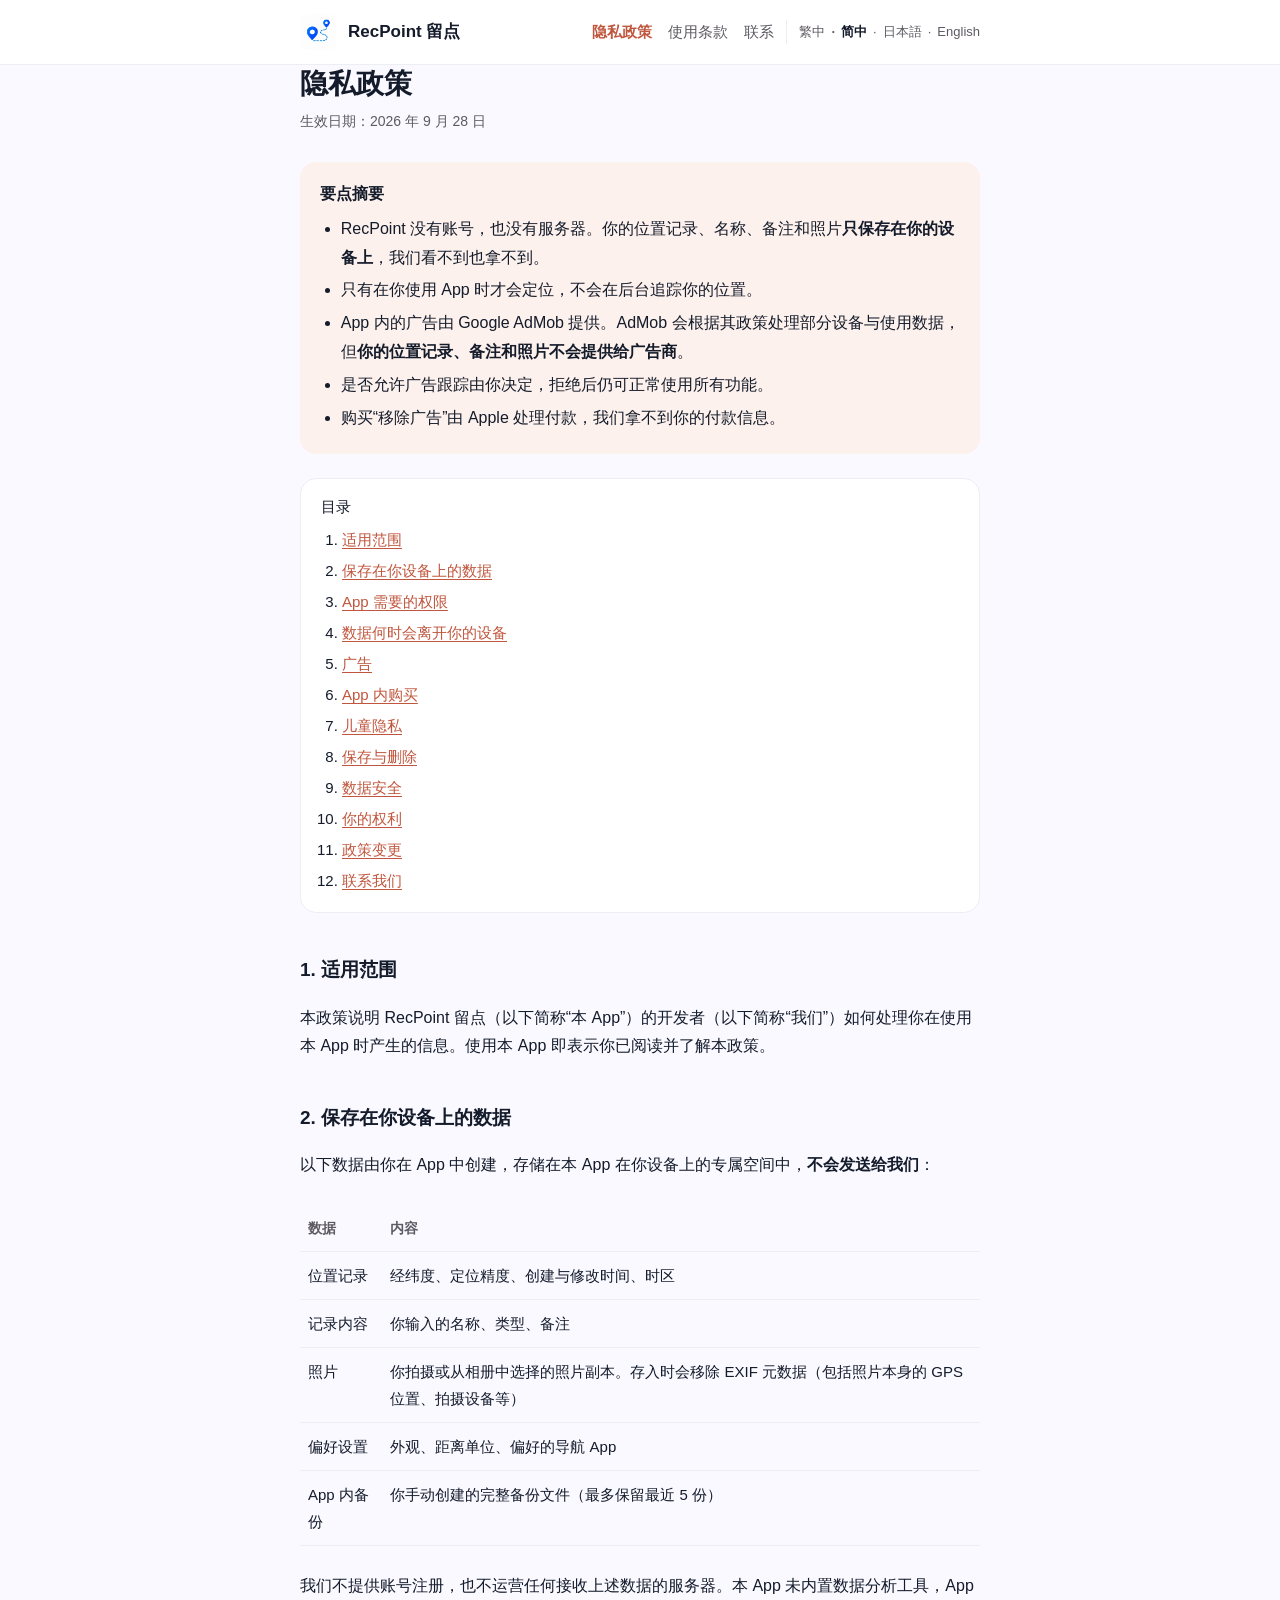
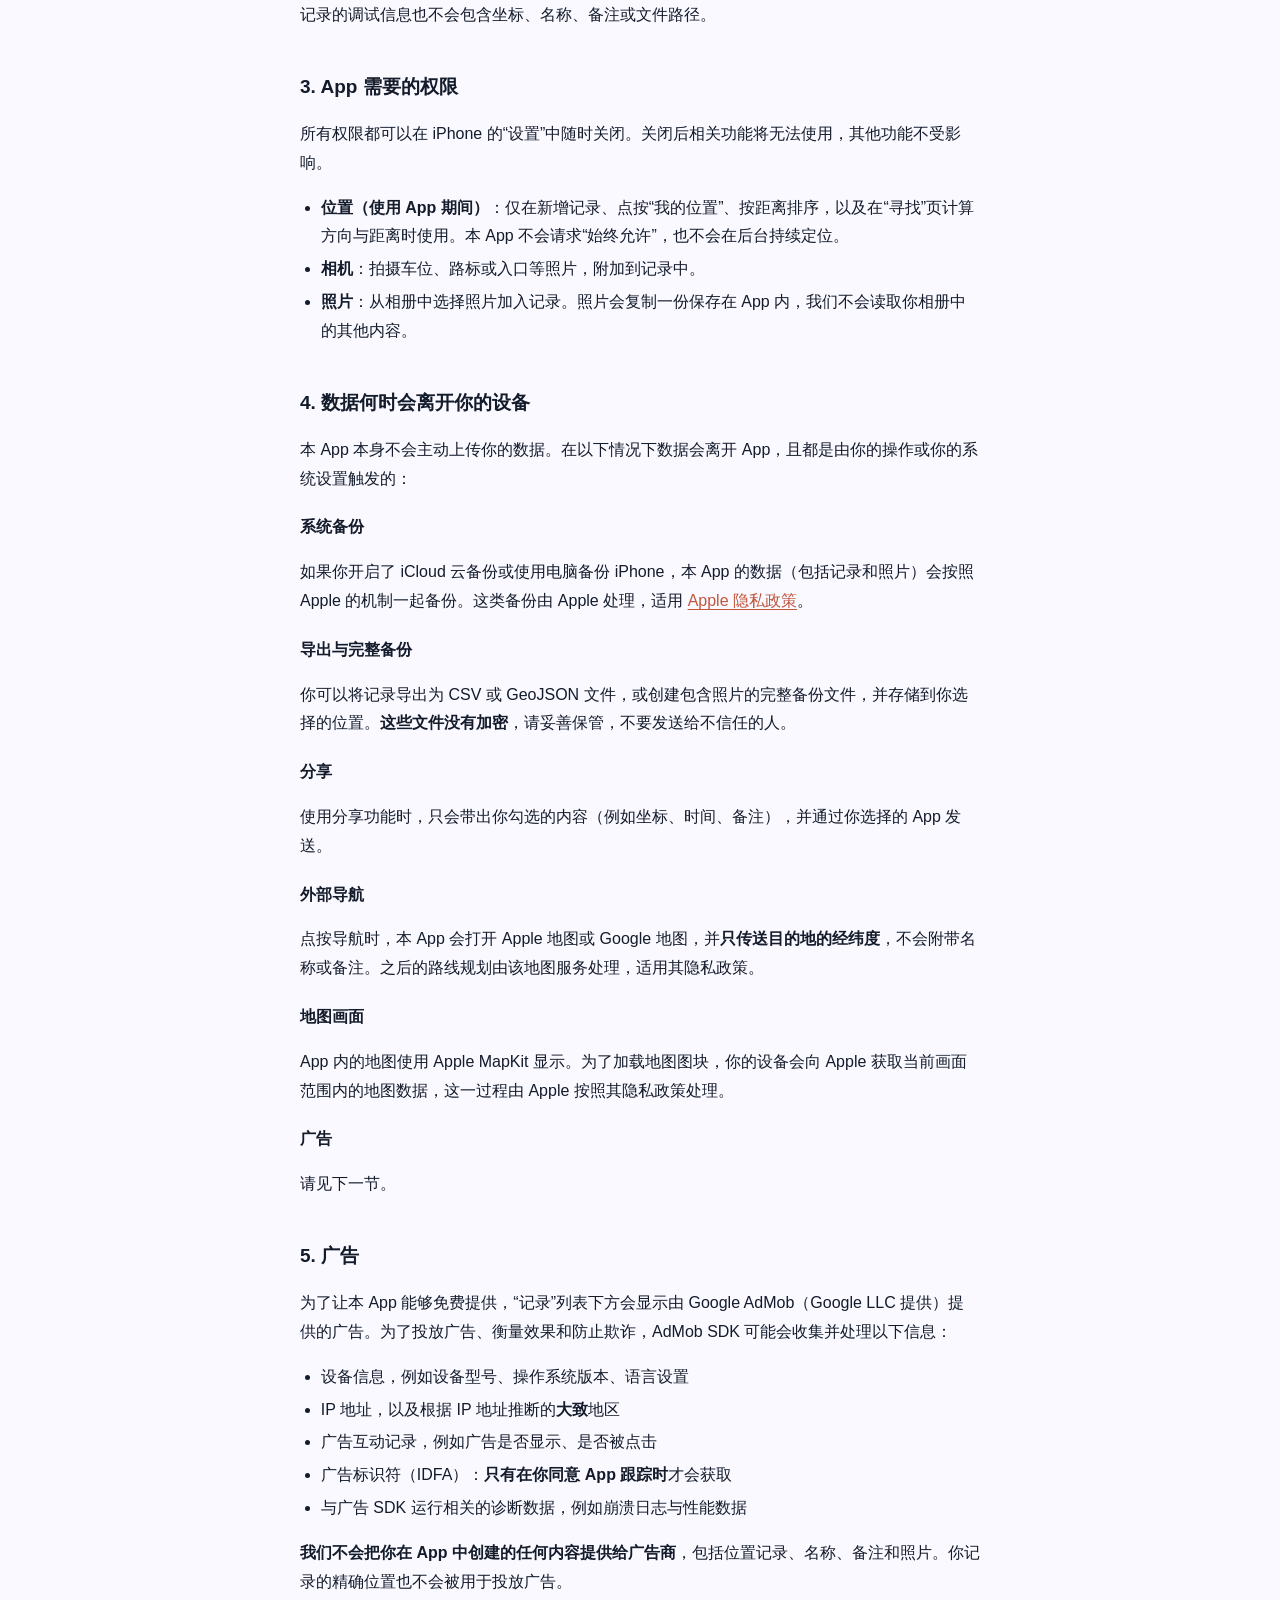
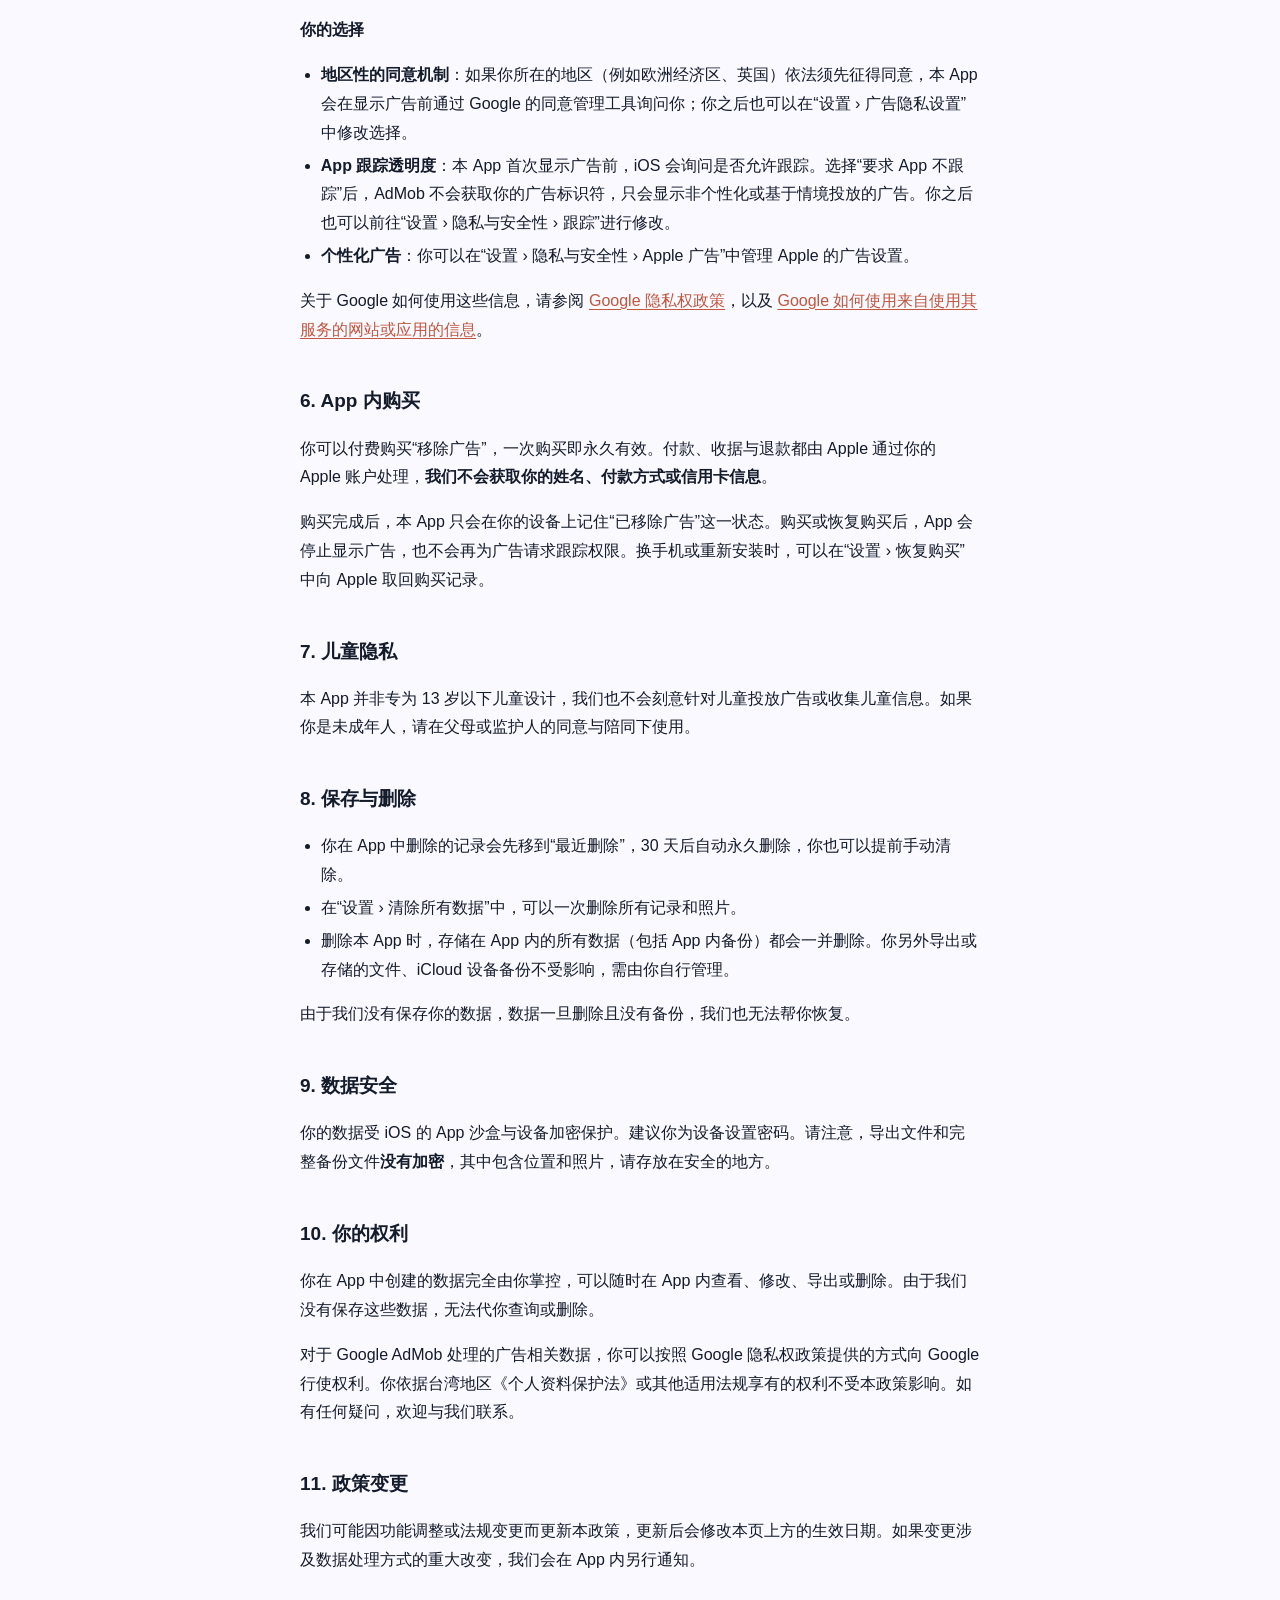
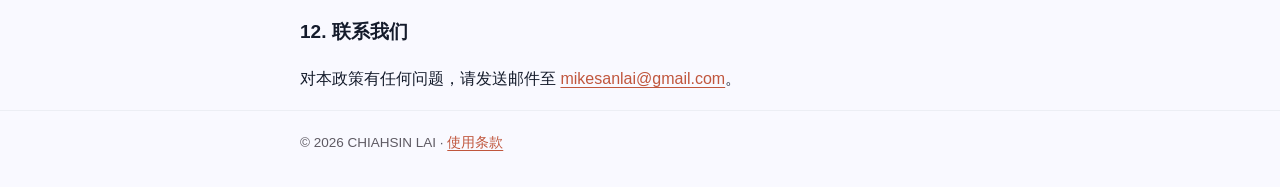
<file: zh-hans/privacy.html>
<!DOCTYPE html>
<html lang="zh-Hans">
<head>
<meta charset="utf-8">
<meta name="viewport" content="width=device-width, initial-scale=1">
<title>隐私政策｜RecPoint 留点</title>
<meta name="description" content="RecPoint 留点的隐私政策：你的位置记录和照片只保存在你的设备上。">
<link rel="icon" href="../icon.png">
<link rel="stylesheet" href="../style.css">
<link rel="alternate" hreflang="zh-Hant" href="https://mikellai.github.io/recpoint-legal/privacy.html">
<link rel="alternate" hreflang="zh-Hans" href="https://mikellai.github.io/recpoint-legal/zh-hans/privacy.html">
<link rel="alternate" hreflang="ja" href="https://mikellai.github.io/recpoint-legal/ja/privacy.html">
<link rel="alternate" hreflang="en" href="https://mikellai.github.io/recpoint-legal/en/privacy.html">
<link rel="alternate" hreflang="x-default" href="https://mikellai.github.io/recpoint-legal/en/privacy.html">
</head>
<body>
<header class="site">
  <div class="wrap">
    <img src="../icon.png" alt="">
    <a class="brand" href="./">RecPoint <span>留点</span></a>
    <nav>
      <a href="privacy.html" aria-current="page">隐私政策</a>
      <a href="terms.html">使用条款</a>
      <a href="./#support">联系</a>
    </nav>
    <nav class="lang-switch" aria-label="语言">
      <a href="../privacy.html" hreflang="zh-Hant" lang="zh-Hant">繁中</a>
      <a href="privacy.html" hreflang="zh-Hans" lang="zh-Hans" class="lang-current" aria-current="true">简中</a>
      <a href="../ja/privacy.html" hreflang="ja" lang="ja">日本語</a>
      <a href="../en/privacy.html" hreflang="en" lang="en">English</a>
    </nav>
  </div>
</header>

<main class="wrap">
  <h1>隐私政策</h1>
  <p class="meta">生效日期：2026 年 9 月 28 日</p>

  <div class="summary">
    <p>要点摘要</p>
    <ul>
      <li>RecPoint 没有账号，也没有服务器。你的位置记录、名称、备注和照片<strong>只保存在你的设备上</strong>，我们看不到也拿不到。</li>
      <li>只有在你使用 App 时才会定位，不会在后台追踪你的位置。</li>
      <li>App 内的广告由 Google AdMob 提供。AdMob 会根据其政策处理部分设备与使用数据，但<strong>你的位置记录、备注和照片不会提供给广告商</strong>。</li>
      <li>是否允许广告跟踪由你决定，拒绝后仍可正常使用所有功能。</li>
      <li>购买“移除广告”由 Apple 处理付款，我们拿不到你的付款信息。</li>
    </ul>
  </div>

  <nav class="toc" aria-label="目录">
    目录
    <ol>
      <li><a href="#scope">适用范围</a></li>
      <li><a href="#on-device">保存在你设备上的数据</a></li>
      <li><a href="#permissions">App 需要的权限</a></li>
      <li><a href="#leaves-device">数据何时会离开你的设备</a></li>
      <li><a href="#ads">广告</a></li>
      <li><a href="#purchases">App 内购买</a></li>
      <li><a href="#children">儿童隐私</a></li>
      <li><a href="#retention">保存与删除</a></li>
      <li><a href="#security">数据安全</a></li>
      <li><a href="#rights">你的权利</a></li>
      <li><a href="#changes">政策变更</a></li>
      <li><a href="#contact">联系我们</a></li>
    </ol>
  </nav>

  <h2 id="scope">1. 适用范围</h2>
  <p>本政策说明 RecPoint 留点（以下简称“本 App”）的开发者（以下简称“我们”）如何处理你在使用本 App 时产生的信息。使用本 App 即表示你已阅读并了解本政策。</p>

  <h2 id="on-device">2. 保存在你设备上的数据</h2>
  <p>以下数据由你在 App 中创建，存储在本 App 在你设备上的专属空间中，<strong>不会发送给我们</strong>：</p>
  <div class="table-scroll">
  <table>
    <thead><tr><th>数据</th><th>内容</th></tr></thead>
    <tbody>
      <tr><td>位置记录</td><td>经纬度、定位精度、创建与修改时间、时区</td></tr>
      <tr><td>记录内容</td><td>你输入的名称、类型、备注</td></tr>
      <tr><td>照片</td><td>你拍摄或从相册中选择的照片副本。存入时会移除 EXIF 元数据（包括照片本身的 GPS 位置、拍摄设备等）</td></tr>
      <tr><td>偏好设置</td><td>外观、距离单位、偏好的导航 App</td></tr>
      <tr><td>App 内备份</td><td>你手动创建的完整备份文件（最多保留最近 5 份）</td></tr>
    </tbody>
  </table>
  </div>
  <p>我们不提供账号注册，也不运营任何接收上述数据的服务器。本 App 未内置数据分析工具，App 记录的调试信息也不会包含坐标、名称、备注或文件路径。</p>

  <h2 id="permissions">3. App 需要的权限</h2>
  <p>所有权限都可以在 iPhone 的“设置”中随时关闭。关闭后相关功能将无法使用，其他功能不受影响。</p>
  <ul>
    <li><strong>位置（使用 App 期间）</strong>：仅在新增记录、点按“我的位置”、按距离排序，以及在“寻找”页计算方向与距离时使用。本 App 不会请求“始终允许”，也不会在后台持续定位。</li>
    <li><strong>相机</strong>：拍摄车位、路标或入口等照片，附加到记录中。</li>
    <li><strong>照片</strong>：从相册中选择照片加入记录。照片会复制一份保存在 App 内，我们不会读取你相册中的其他内容。</li>
  </ul>

  <h2 id="leaves-device">4. 数据何时会离开你的设备</h2>
  <p>本 App 本身不会主动上传你的数据。在以下情况下数据会离开 App，且都是由你的操作或你的系统设置触发的：</p>
  <h3>系统备份</h3>
  <p>如果你开启了 iCloud 云备份或使用电脑备份 iPhone，本 App 的数据（包括记录和照片）会按照 Apple 的机制一起备份。这类备份由 Apple 处理，适用 <a href="https://www.apple.com/cn/legal/privacy/" rel="noopener">Apple 隐私政策</a>。</p>
  <h3>导出与完整备份</h3>
  <p>你可以将记录导出为 CSV 或 GeoJSON 文件，或创建包含照片的完整备份文件，并存储到你选择的位置。<strong>这些文件没有加密</strong>，请妥善保管，不要发送给不信任的人。</p>
  <h3>分享</h3>
  <p>使用分享功能时，只会带出你勾选的内容（例如坐标、时间、备注），并通过你选择的 App 发送。</p>
  <h3>外部导航</h3>
  <p>点按导航时，本 App 会打开 Apple 地图或 Google 地图，并<strong>只传送目的地的经纬度</strong>，不会附带名称或备注。之后的路线规划由该地图服务处理，适用其隐私政策。</p>
  <h3>地图画面</h3>
  <p>App 内的地图使用 Apple MapKit 显示。为了加载地图图块，你的设备会向 Apple 获取当前画面范围内的地图数据，这一过程由 Apple 按照其隐私政策处理。</p>
  <h3>广告</h3>
  <p>请见下一节。</p>

  <h2 id="ads">5. 广告</h2>
  <p>为了让本 App 能够免费提供，“记录”列表下方会显示由 Google AdMob（Google LLC 提供）提供的广告。为了投放广告、衡量效果和防止欺诈，AdMob SDK 可能会收集并处理以下信息：</p>
  <ul>
    <li>设备信息，例如设备型号、操作系统版本、语言设置</li>
    <li>IP 地址，以及根据 IP 地址推断的<strong>大致</strong>地区</li>
    <li>广告互动记录，例如广告是否显示、是否被点击</li>
    <li>广告标识符（IDFA）：<strong>只有在你同意 App 跟踪时</strong>才会获取</li>
    <li>与广告 SDK 运行相关的诊断数据，例如崩溃日志与性能数据</li>
  </ul>
  <p><strong>我们不会把你在 App 中创建的任何内容提供给广告商</strong>，包括位置记录、名称、备注和照片。你记录的精确位置也不会被用于投放广告。</p>
  <h3>你的选择</h3>
  <ul>
    <li><strong>地区性的同意机制</strong>：如果你所在的地区（例如欧洲经济区、英国）依法须先征得同意，本 App 会在显示广告前通过 Google 的同意管理工具询问你；你之后也可以在“设置 › 广告隐私设置”中修改选择。</li>
    <li><strong>App 跟踪透明度</strong>：本 App 首次显示广告前，iOS 会询问是否允许跟踪。选择“要求 App 不跟踪”后，AdMob 不会获取你的广告标识符，只会显示非个性化或基于情境投放的广告。你之后也可以前往“设置 › 隐私与安全性 › 跟踪”进行修改。</li>
    <li><strong>个性化广告</strong>：你可以在“设置 › 隐私与安全性 › Apple 广告”中管理 Apple 的广告设置。</li>
  </ul>
  <p>关于 Google 如何使用这些信息，请参阅 <a href="https://policies.google.com/privacy?hl=zh-CN" rel="noopener">Google 隐私权政策</a>，以及 <a href="https://policies.google.com/technologies/partner-sites?hl=zh-CN" rel="noopener">Google 如何使用来自使用其服务的网站或应用的信息</a>。</p>

  <h2 id="purchases">6. App 内购买</h2>
  <p>你可以付费购买“移除广告”，一次购买即永久有效。付款、收据与退款都由 Apple 通过你的 Apple 账户处理，<strong>我们不会获取你的姓名、付款方式或信用卡信息</strong>。</p>
  <p>购买完成后，本 App 只会在你的设备上记住“已移除广告”这一状态。购买或恢复购买后，App 会停止显示广告，也不会再为广告请求跟踪权限。换手机或重新安装时，可以在“设置 › 恢复购买”中向 Apple 取回购买记录。</p>

  <h2 id="children">7. 儿童隐私</h2>
  <p>本 App 并非专为 13 岁以下儿童设计，我们也不会刻意针对儿童投放广告或收集儿童信息。如果你是未成年人，请在父母或监护人的同意与陪同下使用。</p>

  <h2 id="retention">8. 保存与删除</h2>
  <ul>
    <li>你在 App 中删除的记录会先移到“最近删除”，30 天后自动永久删除，你也可以提前手动清除。</li>
    <li>在“设置 › 清除所有数据”中，可以一次删除所有记录和照片。</li>
    <li>删除本 App 时，存储在 App 内的所有数据（包括 App 内备份）都会一并删除。你另外导出或存储的文件、iCloud 设备备份不受影响，需由你自行管理。</li>
  </ul>
  <p>由于我们没有保存你的数据，数据一旦删除且没有备份，我们也无法帮你恢复。</p>

  <h2 id="security">9. 数据安全</h2>
  <p>你的数据受 iOS 的 App 沙盒与设备加密保护。建议你为设备设置密码。请注意，导出文件和完整备份文件<strong>没有加密</strong>，其中包含位置和照片，请存放在安全的地方。</p>

  <h2 id="rights">10. 你的权利</h2>
  <p>你在 App 中创建的数据完全由你掌控，可以随时在 App 内查看、修改、导出或删除。由于我们没有保存这些数据，无法代你查询或删除。</p>
  <p>对于 Google AdMob 处理的广告相关数据，你可以按照 Google 隐私权政策提供的方式向 Google 行使权利。你依据台湾地区《个人资料保护法》或其他适用法规享有的权利不受本政策影响。如有任何疑问，欢迎与我们联系。</p>

  <h2 id="changes">11. 政策变更</h2>
  <p>我们可能因功能调整或法规变更而更新本政策，更新后会修改本页上方的生效日期。如果变更涉及数据处理方式的重大改变，我们会在 App 内另行通知。</p>

  <h2 id="contact">12. 联系我们</h2>
  <p>对本政策有任何问题，请发送邮件至 <a href="mailto:mikesanlai@gmail.com">mikesanlai@gmail.com</a>。</p>
</main>

<footer>
  <div class="wrap">© 2026 CHIAHSIN LAI · <a href="terms.html">使用条款</a></div>
</footer>
</body>
</html>
</file>
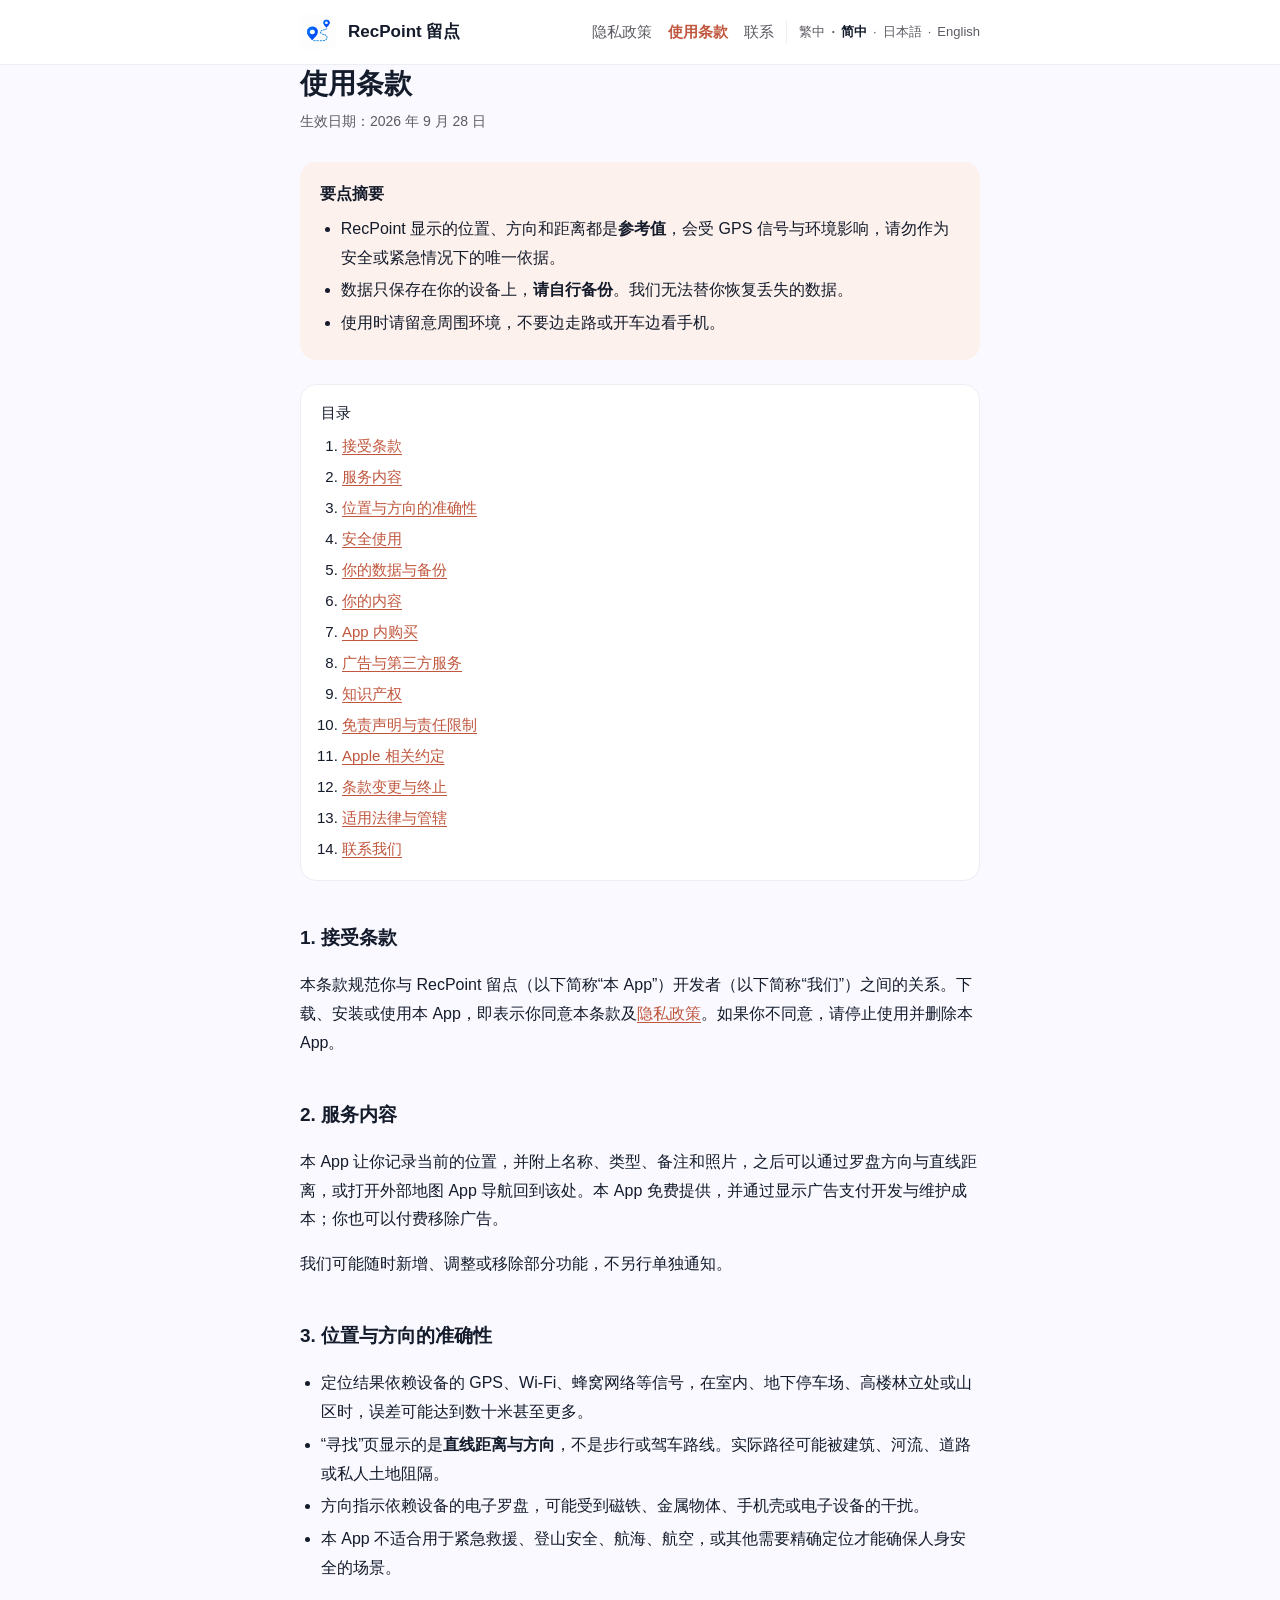
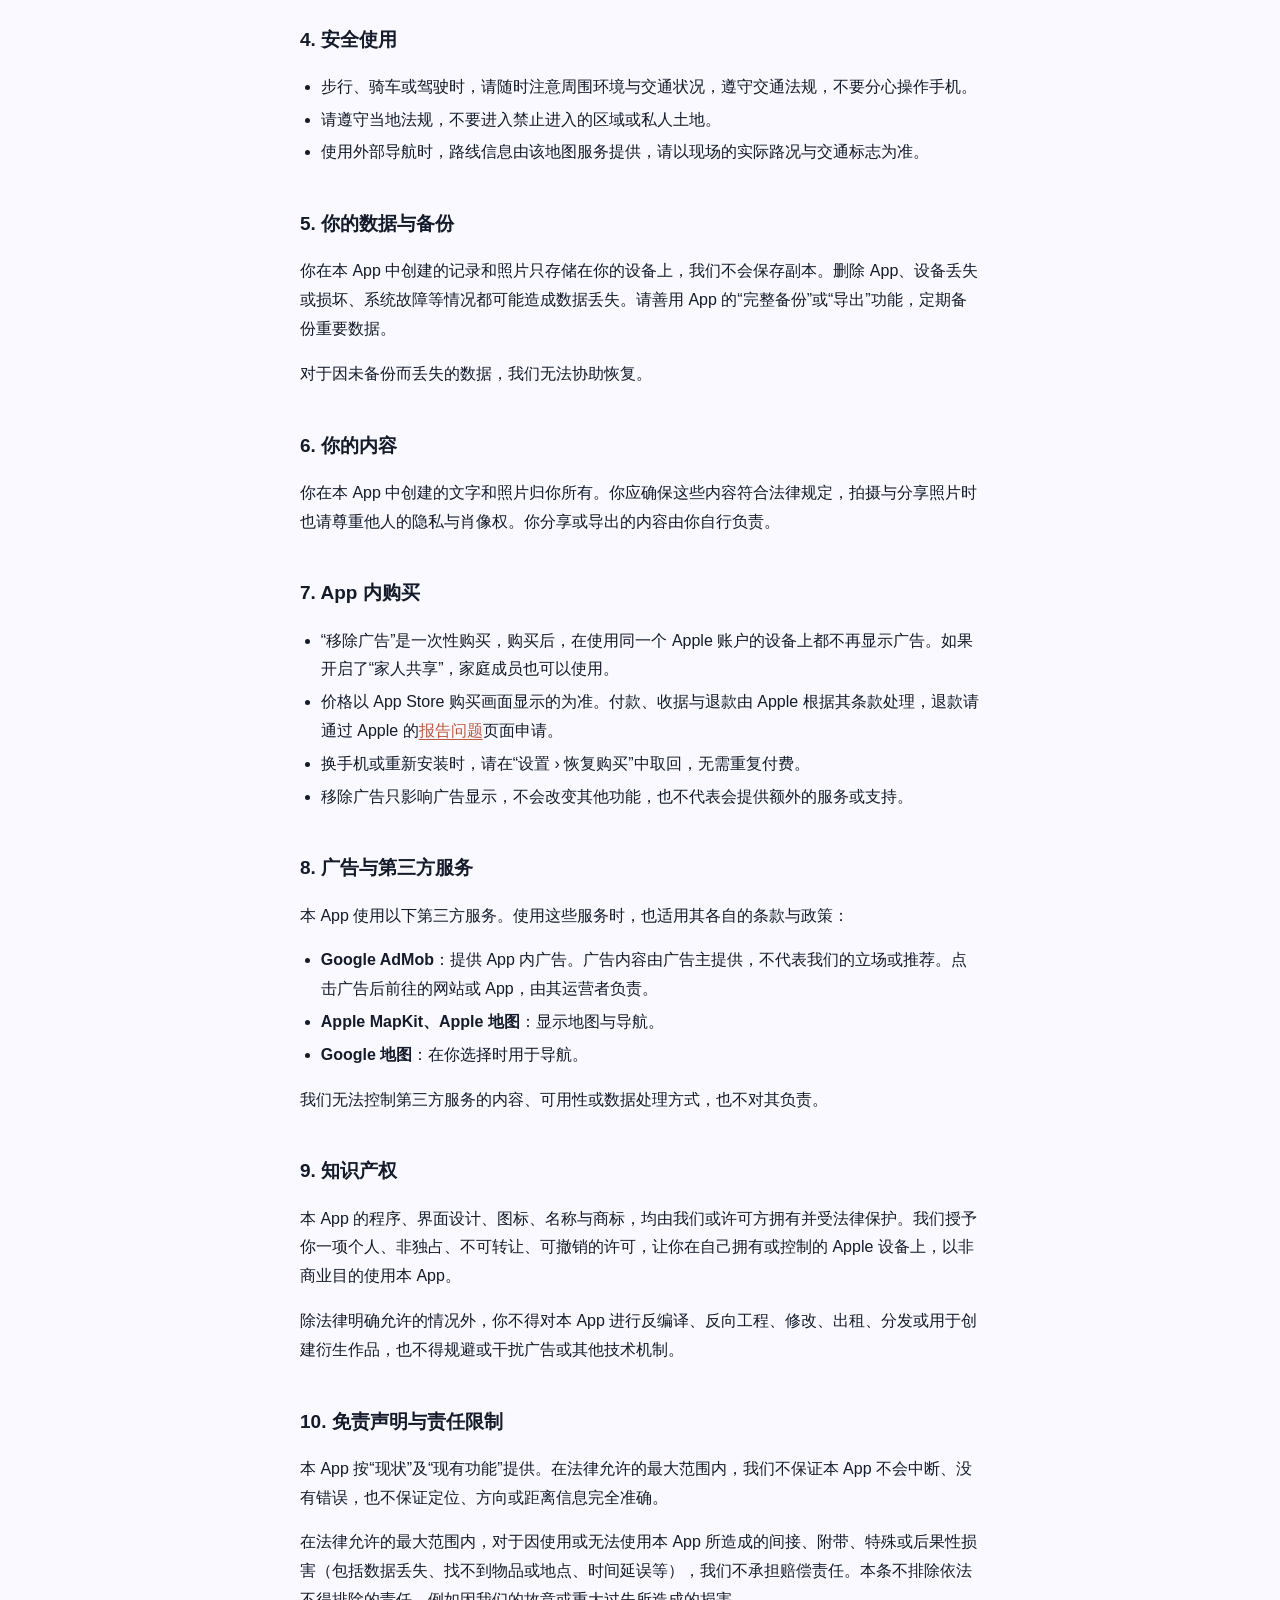
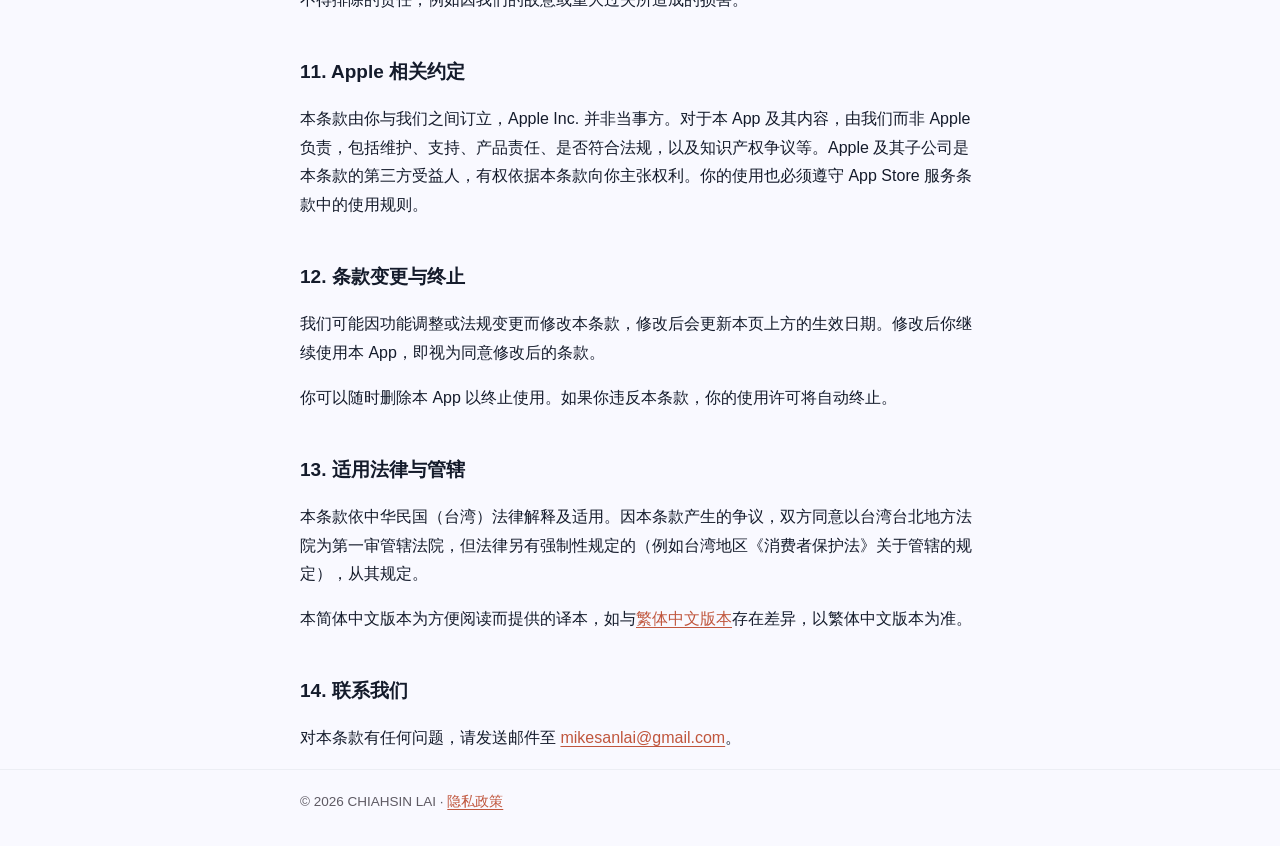
<file: zh-hans/terms.html>
<!DOCTYPE html>
<html lang="zh-Hans">
<head>
<meta charset="utf-8">
<meta name="viewport" content="width=device-width, initial-scale=1">
<title>使用条款｜RecPoint 留点</title>
<meta name="description" content="RecPoint 留点的使用条款。">
<link rel="icon" href="../icon.png">
<link rel="stylesheet" href="../style.css">
<link rel="alternate" hreflang="zh-Hant" href="https://mikellai.github.io/recpoint-legal/terms.html">
<link rel="alternate" hreflang="zh-Hans" href="https://mikellai.github.io/recpoint-legal/zh-hans/terms.html">
<link rel="alternate" hreflang="ja" href="https://mikellai.github.io/recpoint-legal/ja/terms.html">
<link rel="alternate" hreflang="en" href="https://mikellai.github.io/recpoint-legal/en/terms.html">
<link rel="alternate" hreflang="x-default" href="https://mikellai.github.io/recpoint-legal/en/terms.html">
</head>
<body>
<header class="site">
  <div class="wrap">
    <img src="../icon.png" alt="">
    <a class="brand" href="./">RecPoint <span>留点</span></a>
    <nav>
      <a href="privacy.html">隐私政策</a>
      <a href="terms.html" aria-current="page">使用条款</a>
      <a href="./#support">联系</a>
    </nav>
    <nav class="lang-switch" aria-label="语言">
      <a href="../terms.html" hreflang="zh-Hant" lang="zh-Hant">繁中</a>
      <a href="terms.html" hreflang="zh-Hans" lang="zh-Hans" class="lang-current" aria-current="true">简中</a>
      <a href="../ja/terms.html" hreflang="ja" lang="ja">日本語</a>
      <a href="../en/terms.html" hreflang="en" lang="en">English</a>
    </nav>
  </div>
</header>

<main class="wrap">
  <h1>使用条款</h1>
  <p class="meta">生效日期：2026 年 9 月 28 日</p>

  <div class="summary">
    <p>要点摘要</p>
    <ul>
      <li>RecPoint 显示的位置、方向和距离都是<strong>参考值</strong>，会受 GPS 信号与环境影响，请勿作为安全或紧急情况下的唯一依据。</li>
      <li>数据只保存在你的设备上，<strong>请自行备份</strong>。我们无法替你恢复丢失的数据。</li>
      <li>使用时请留意周围环境，不要边走路或开车边看手机。</li>
    </ul>
  </div>

  <nav class="toc" aria-label="目录">
    目录
    <ol>
      <li><a href="#accept">接受条款</a></li>
      <li><a href="#service">服务内容</a></li>
      <li><a href="#accuracy">位置与方向的准确性</a></li>
      <li><a href="#safety">安全使用</a></li>
      <li><a href="#data">你的数据与备份</a></li>
      <li><a href="#content">你的内容</a></li>
      <li><a href="#purchases">App 内购买</a></li>
      <li><a href="#third-party">广告与第三方服务</a></li>
      <li><a href="#ip">知识产权</a></li>
      <li><a href="#disclaimer">免责声明与责任限制</a></li>
      <li><a href="#apple">Apple 相关约定</a></li>
      <li><a href="#changes">条款变更与终止</a></li>
      <li><a href="#law">适用法律与管辖</a></li>
      <li><a href="#contact">联系我们</a></li>
    </ol>
  </nav>

  <h2 id="accept">1. 接受条款</h2>
  <p>本条款规范你与 RecPoint 留点（以下简称“本 App”）开发者（以下简称“我们”）之间的关系。下载、安装或使用本 App，即表示你同意本条款及<a href="privacy.html">隐私政策</a>。如果你不同意，请停止使用并删除本 App。</p>

  <h2 id="service">2. 服务内容</h2>
  <p>本 App 让你记录当前的位置，并附上名称、类型、备注和照片，之后可以通过罗盘方向与直线距离，或打开外部地图 App 导航回到该处。本 App 免费提供，并通过显示广告支付开发与维护成本；你也可以付费移除广告。</p>
  <p>我们可能随时新增、调整或移除部分功能，不另行单独通知。</p>

  <h2 id="accuracy">3. 位置与方向的准确性</h2>
  <ul>
    <li>定位结果依赖设备的 GPS、Wi-Fi、蜂窝网络等信号，在室内、地下停车场、高楼林立处或山区时，误差可能达到数十米甚至更多。</li>
    <li>“寻找”页显示的是<strong>直线距离与方向</strong>，不是步行或驾车路线。实际路径可能被建筑、河流、道路或私人土地阻隔。</li>
    <li>方向指示依赖设备的电子罗盘，可能受到磁铁、金属物体、手机壳或电子设备的干扰。</li>
    <li>本 App 不适合用于紧急救援、登山安全、航海、航空，或其他需要精确定位才能确保人身安全的场景。</li>
  </ul>

  <h2 id="safety">4. 安全使用</h2>
  <ul>
    <li>步行、骑车或驾驶时，请随时注意周围环境与交通状况，遵守交通法规，不要分心操作手机。</li>
    <li>请遵守当地法规，不要进入禁止进入的区域或私人土地。</li>
    <li>使用外部导航时，路线信息由该地图服务提供，请以现场的实际路况与交通标志为准。</li>
  </ul>

  <h2 id="data">5. 你的数据与备份</h2>
  <p>你在本 App 中创建的记录和照片只存储在你的设备上，我们不会保存副本。删除 App、设备丢失或损坏、系统故障等情况都可能造成数据丢失。请善用 App 的“完整备份”或“导出”功能，定期备份重要数据。</p>
  <p>对于因未备份而丢失的数据，我们无法协助恢复。</p>

  <h2 id="content">6. 你的内容</h2>
  <p>你在本 App 中创建的文字和照片归你所有。你应确保这些内容符合法律规定，拍摄与分享照片时也请尊重他人的隐私与肖像权。你分享或导出的内容由你自行负责。</p>

  <h2 id="purchases">7. App 内购买</h2>
  <ul>
    <li>“移除广告”是一次性购买，购买后，在使用同一个 Apple 账户的设备上都不再显示广告。如果开启了“家人共享”，家庭成员也可以使用。</li>
    <li>价格以 App Store 购买画面显示的为准。付款、收据与退款由 Apple 根据其条款处理，退款请通过 Apple 的<a href="https://reportaproblem.apple.com/" rel="noopener">报告问题</a>页面申请。</li>
    <li>换手机或重新安装时，请在“设置 › 恢复购买”中取回，无需重复付费。</li>
    <li>移除广告只影响广告显示，不会改变其他功能，也不代表会提供额外的服务或支持。</li>
  </ul>

  <h2 id="third-party">8. 广告与第三方服务</h2>
  <p>本 App 使用以下第三方服务。使用这些服务时，也适用其各自的条款与政策：</p>
  <ul>
    <li><strong>Google AdMob</strong>：提供 App 内广告。广告内容由广告主提供，不代表我们的立场或推荐。点击广告后前往的网站或 App，由其运营者负责。</li>
    <li><strong>Apple MapKit、Apple 地图</strong>：显示地图与导航。</li>
    <li><strong>Google 地图</strong>：在你选择时用于导航。</li>
  </ul>
  <p>我们无法控制第三方服务的内容、可用性或数据处理方式，也不对其负责。</p>

  <h2 id="ip">9. 知识产权</h2>
  <p>本 App 的程序、界面设计、图标、名称与商标，均由我们或许可方拥有并受法律保护。我们授予你一项个人、非独占、不可转让、可撤销的许可，让你在自己拥有或控制的 Apple 设备上，以非商业目的使用本 App。</p>
  <p>除法律明确允许的情况外，你不得对本 App 进行反编译、反向工程、修改、出租、分发或用于创建衍生作品，也不得规避或干扰广告或其他技术机制。</p>

  <h2 id="disclaimer">10. 免责声明与责任限制</h2>
  <p>本 App 按“现状”及“现有功能”提供。在法律允许的最大范围内，我们不保证本 App 不会中断、没有错误，也不保证定位、方向或距离信息完全准确。</p>
  <p>在法律允许的最大范围内，对于因使用或无法使用本 App 所造成的间接、附带、特殊或后果性损害（包括数据丢失、找不到物品或地点、时间延误等），我们不承担赔偿责任。本条不排除依法不得排除的责任，例如因我们的故意或重大过失所造成的损害。</p>

  <h2 id="apple">11. Apple 相关约定</h2>
  <p>本条款由你与我们之间订立，Apple Inc. 并非当事方。对于本 App 及其内容，由我们而非 Apple 负责，包括维护、支持、产品责任、是否符合法规，以及知识产权争议等。Apple 及其子公司是本条款的第三方受益人，有权依据本条款向你主张权利。你的使用也必须遵守 App Store 服务条款中的使用规则。</p>

  <h2 id="changes">12. 条款变更与终止</h2>
  <p>我们可能因功能调整或法规变更而修改本条款，修改后会更新本页上方的生效日期。修改后你继续使用本 App，即视为同意修改后的条款。</p>
  <p>你可以随时删除本 App 以终止使用。如果你违反本条款，你的使用许可将自动终止。</p>

  <h2 id="law">13. 适用法律与管辖</h2>
  <p>本条款依中华民国（台湾）法律解释及适用。因本条款产生的争议，双方同意以台湾台北地方法院为第一审管辖法院，但法律另有强制性规定的（例如台湾地区《消费者保护法》关于管辖的规定），从其规定。</p>
  <p>本简体中文版本为方便阅读而提供的译本，如与<a href="../terms.html">繁体中文版本</a>存在差异，以繁体中文版本为准。</p>

  <h2 id="contact">14. 联系我们</h2>
  <p>对本条款有任何问题，请发送邮件至 <a href="mailto:mikesanlai@gmail.com">mikesanlai@gmail.com</a>。</p>
</main>

<footer>
  <div class="wrap">© 2026 CHIAHSIN LAI · <a href="privacy.html">隐私政策</a></div>
</footer>
</body>
</html>
</file>
<file: style.css>
:root {
  --bg: #f9f9ff;
  --surface: #ffffff;
  --primary: #eb7355;
  --primary-deep: #c0563d;
  --soft: #fcf1ec;
  --text: #141b2b;
  --text2: #5e5a63;
  --outline: #eceef4;
}
@media (prefers-color-scheme: dark) {
  :root {
    --bg: #11141b;
    --surface: #1b2029;
    --primary: #ee8568;
    --primary-deep: #ee8568;
    --soft: #33241f;
    --text: #eef0f7;
    --text2: #a9adba;
    --outline: #2a303b;
  }
}

* { box-sizing: border-box; }
html { -webkit-text-size-adjust: 100%; }
body {
  margin: 0;
  background: var(--bg);
  color: var(--text);
  font-family: -apple-system, BlinkMacSystemFont, "PingFang TC", "Noto Sans TC", "Microsoft JhengHei", sans-serif;
  font-size: 16px;
  line-height: 1.8;
}
html:lang(zh-Hans) body { font-family: -apple-system, BlinkMacSystemFont, "PingFang SC", "Noto Sans SC", "Microsoft YaHei", sans-serif; }
html:lang(ja) body { font-family: -apple-system, BlinkMacSystemFont, "Hiragino Sans", "Noto Sans JP", "Yu Gothic", sans-serif; }
html:lang(en) body { font-family: -apple-system, BlinkMacSystemFont, "Segoe UI", Roboto, sans-serif; line-height: 1.65; }
a { color: var(--primary-deep); text-underline-offset: 3px; }

.wrap { max-width: 720px; margin: 0 auto; padding: 0 20px; }

header.site {
  border-bottom: 1px solid var(--outline);
  background: var(--surface);
}
header.site .wrap {
  display: flex; flex-wrap: wrap; align-items: center; gap: 12px;
  padding-top: 14px; padding-bottom: 14px;
}
header.site img { width: 36px; height: 36px; border-radius: 9px; }
header.site .brand { font-weight: 700; color: var(--text); text-decoration: none; font-size: 17px; }
header.site nav { margin-left: auto; display: flex; gap: 16px; font-size: 14.5px; }
header.site nav a { color: var(--text2); text-decoration: none; }
header.site nav a[aria-current="page"] { color: var(--primary-deep); font-weight: 600; }

/* Language switcher */
header.site .lang-switch {
  display: flex; align-items: center; gap: 0; margin-left: 0; font-size: 13px;
  padding-left: 12px; border-left: 1px solid var(--outline);
}
header.site .lang-switch a { color: var(--text2); text-decoration: none; white-space: nowrap; }
header.site .lang-switch a + a::before { content: "·"; margin: 0 6px; color: var(--text2); }
header.site .lang-switch a.lang-current { color: var(--text); font-weight: 600; }

main { padding: 36px 0 56px; }
h1 { font-size: 28px; line-height: 1.35; margin: 0 0 6px; }
.meta { color: var(--text2); font-size: 14px; margin: 0 0 28px; }
h2 { font-size: 19px; margin: 36px 0 8px; padding-top: 4px; }
h3 { font-size: 16px; margin: 20px 0 4px; }
p, li { color: var(--text); }
ul { padding-left: 1.3em; }
li { margin: 4px 0; }

.summary {
  background: var(--soft);
  border-radius: 16px;
  padding: 18px 20px;
  margin: 0 0 8px;
}
.summary p { margin: 0 0 6px; font-weight: 600; }
.summary ul { margin: 0; }

.toc {
  border: 1px solid var(--outline);
  background: var(--surface);
  border-radius: 16px;
  padding: 14px 20px;
  margin: 24px 0 0;
  font-size: 15px;
}
.toc ol { margin: 6px 0 0; padding-left: 1.4em; }

table { width: 100%; border-collapse: collapse; font-size: 15px; margin: 10px 0; }
th, td { text-align: left; vertical-align: top; padding: 10px 8px; border-bottom: 1px solid var(--outline); }
th { color: var(--text2); font-weight: 600; font-size: 14px; }
.table-scroll { overflow-x: auto; }

.hero { text-align: center; padding: 20px 0 8px; }
.hero img { width: 96px; height: 96px; border-radius: 22px; box-shadow: 0 6px 24px rgba(20, 27, 43, .12); }
.hero h1 { margin-top: 18px; }
.hero .tagline { color: var(--text2); margin: 0; }
.cards { display: grid; gap: 12px; margin-top: 32px; }
.card {
  display: block;
  background: var(--surface);
  border: 1px solid var(--outline);
  border-radius: 16px;
  padding: 16px 18px;
  text-decoration: none;
  color: var(--text);
}
.card strong { display: block; font-size: 16px; }
.card span { color: var(--text2); font-size: 14.5px; }

footer { border-top: 1px solid var(--outline); color: var(--text2); font-size: 13.5px; padding: 20px 0 32px; }

@media (max-width: 480px) {
  h1 { font-size: 24px; }
  header.site nav { gap: 12px; font-size: 14px; }
  header.site .brand span { display: none; }
}
@media (max-width: 640px) {
  header.site .wrap { row-gap: 6px; padding-bottom: 10px; }
  header.site .lang-switch { flex-basis: 100%; gap: 0; padding-left: 0; border-left: 0; }
}
</file>
